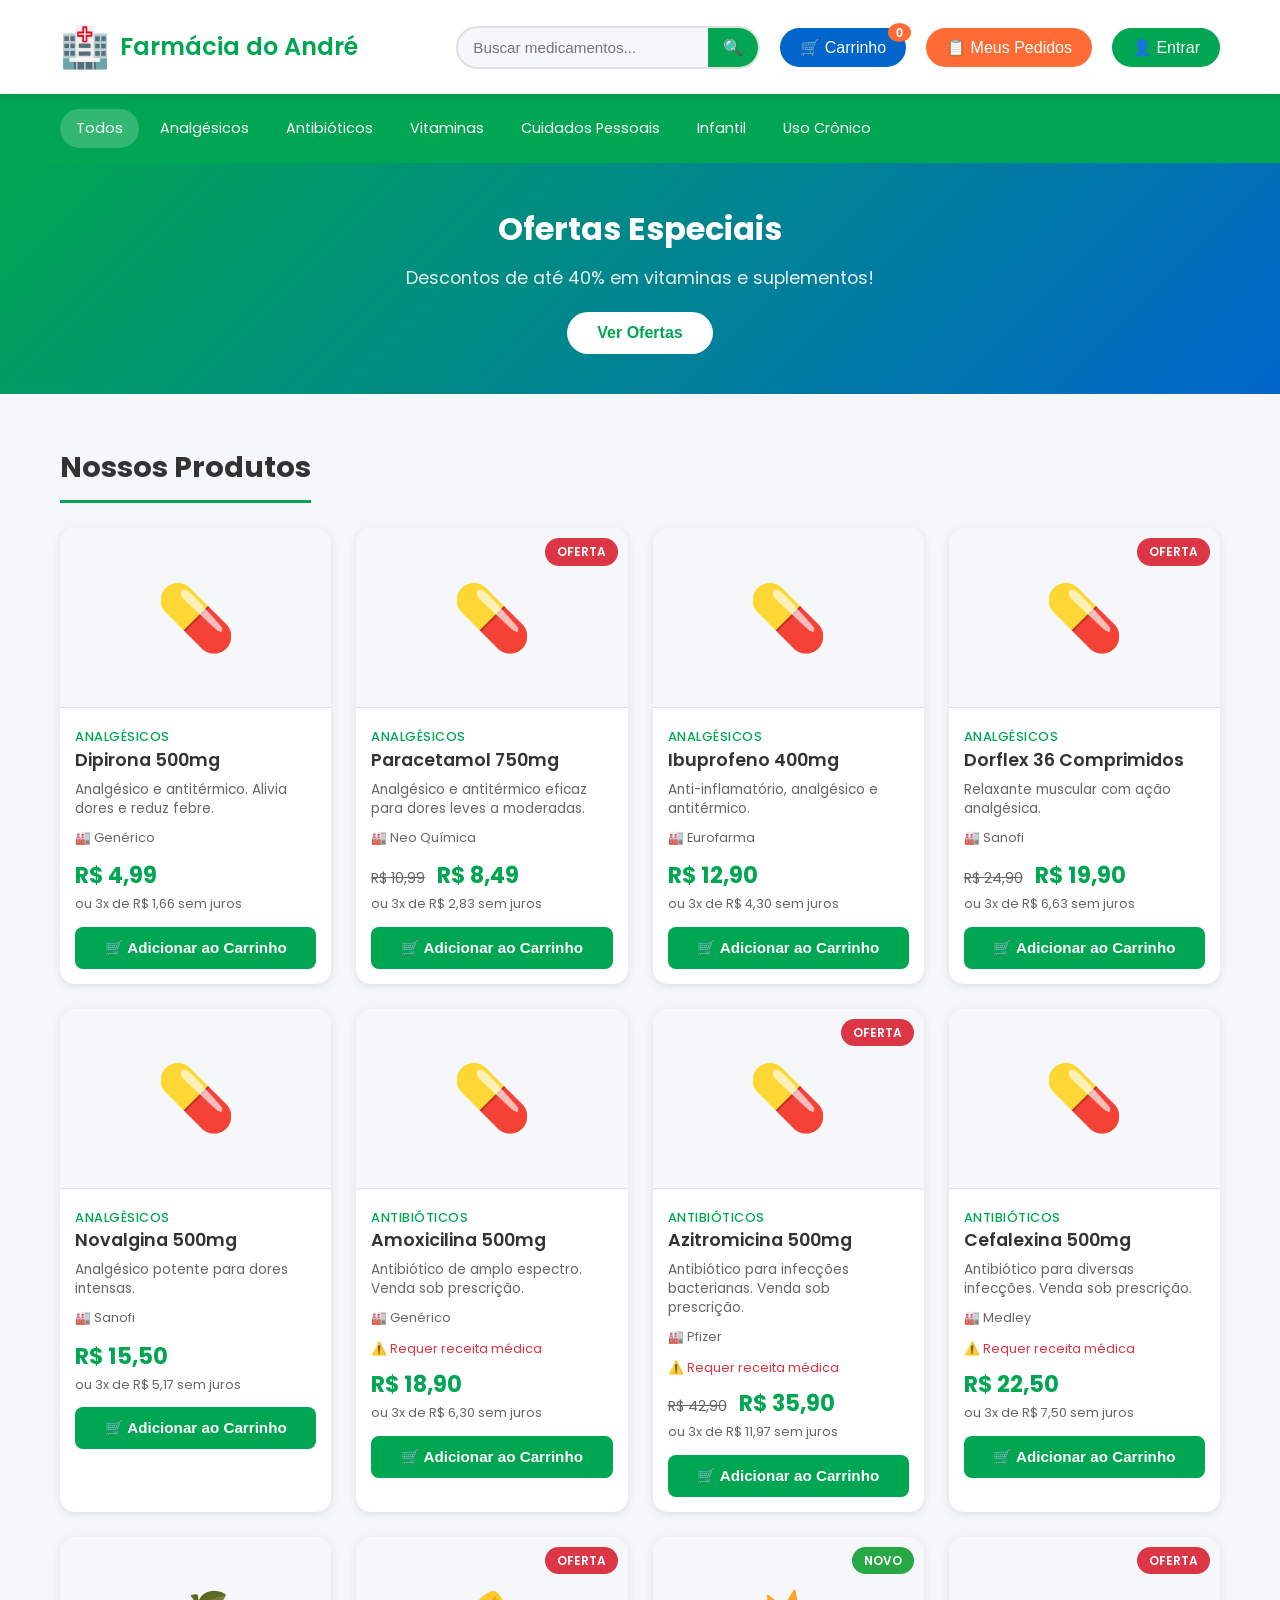
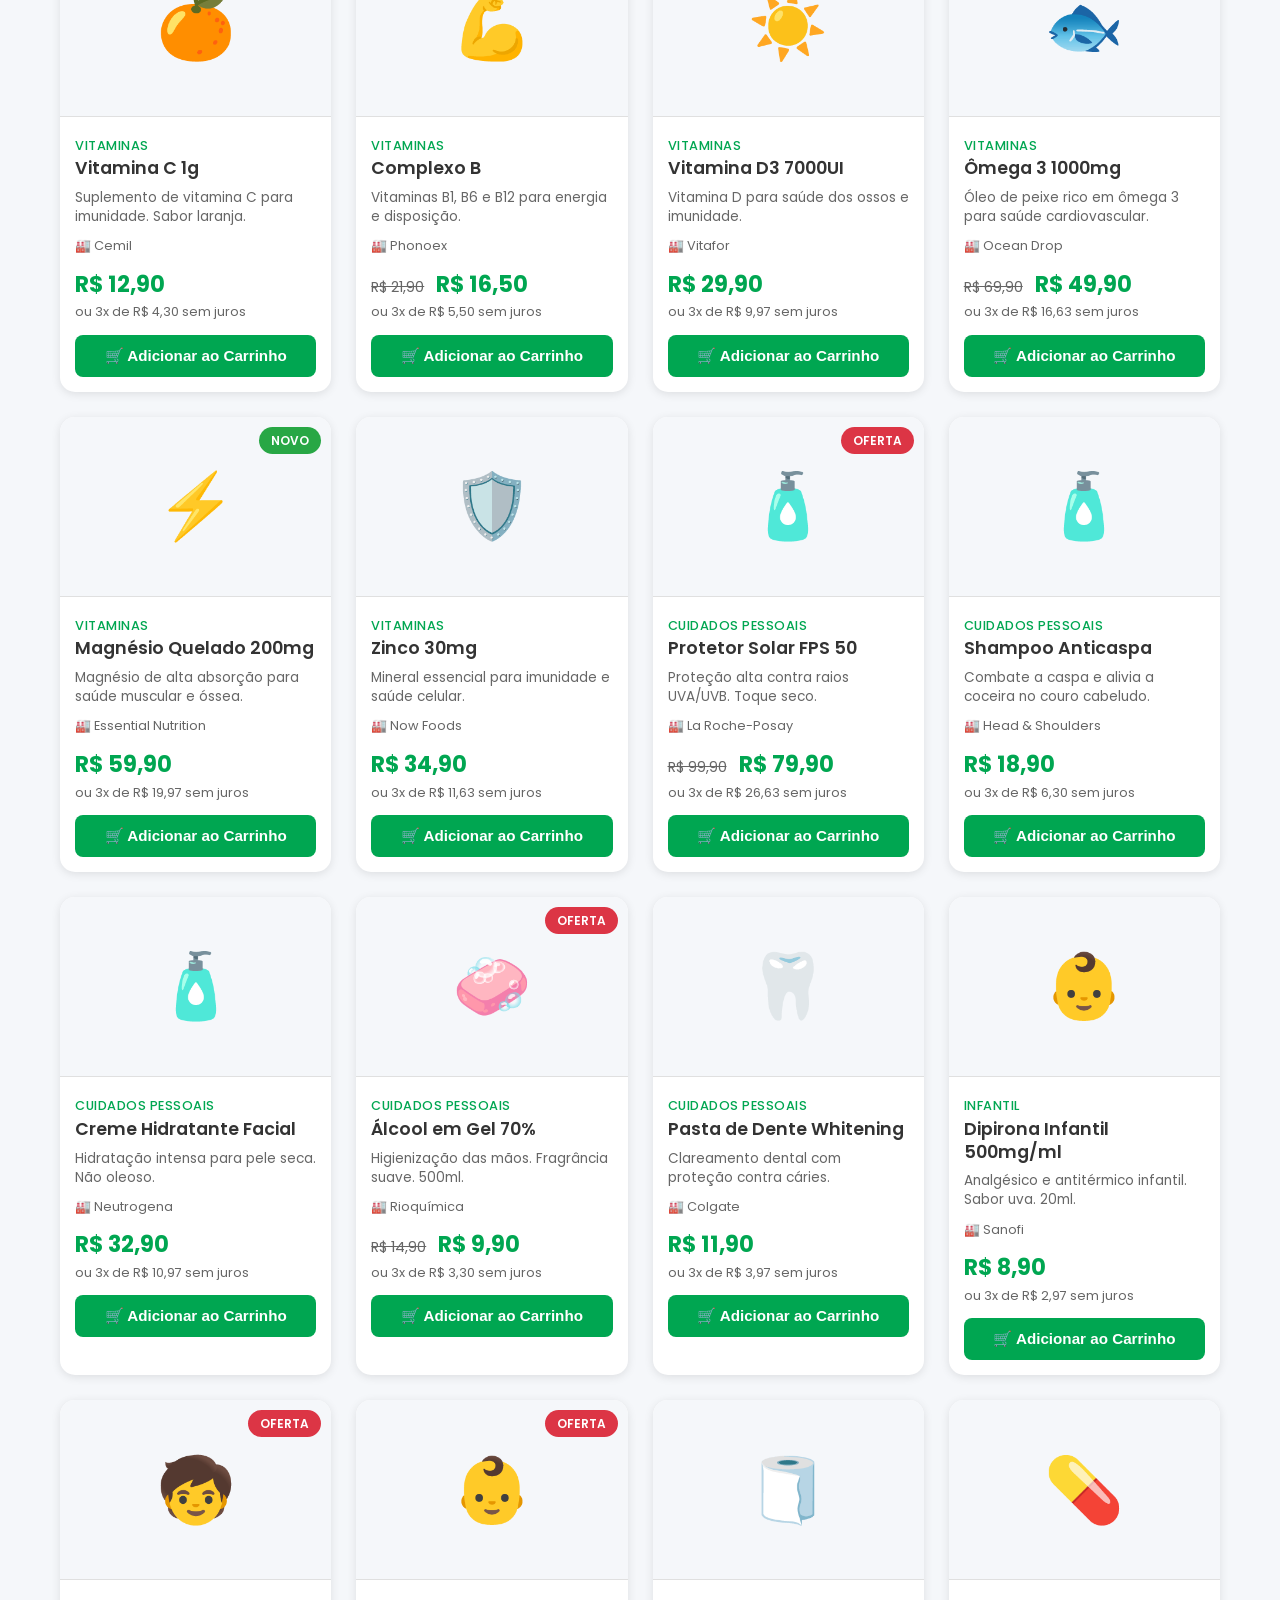
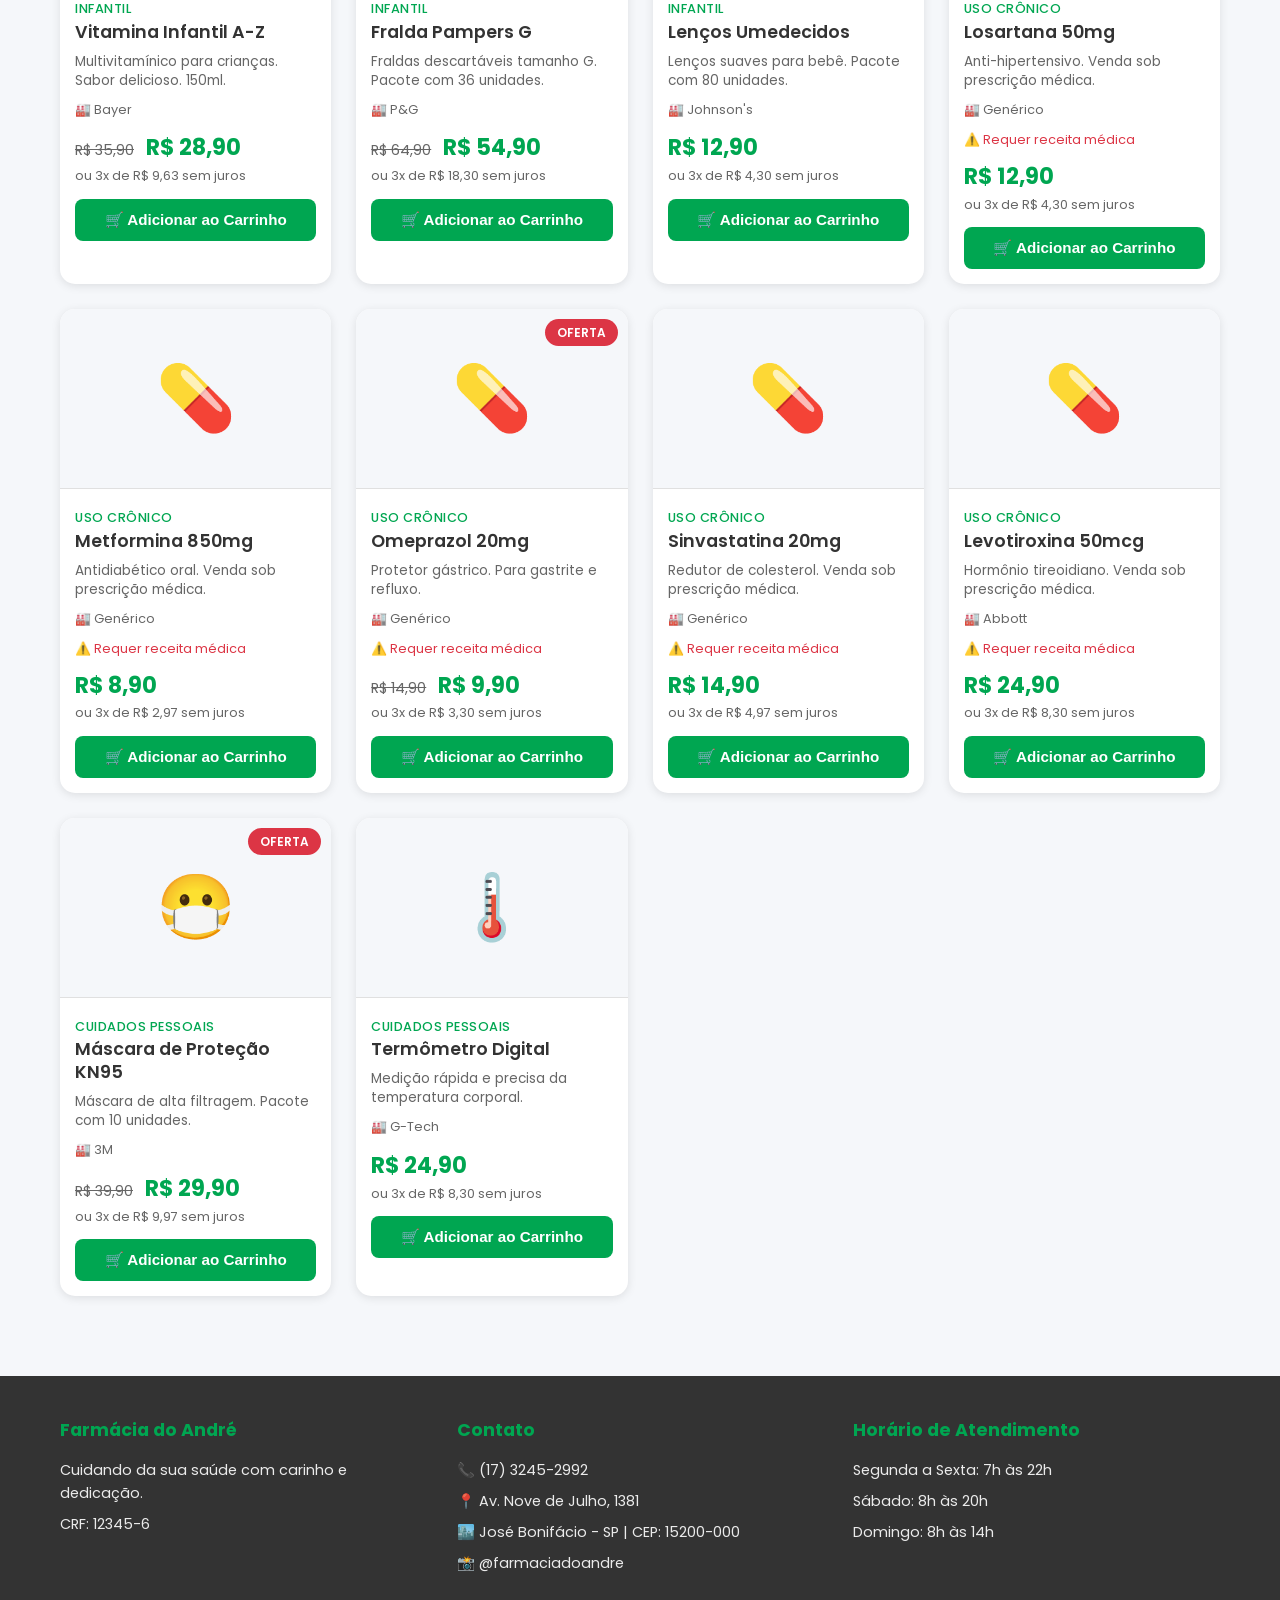
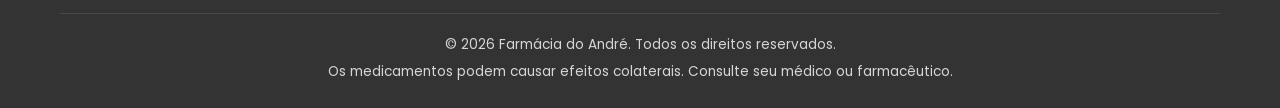
<file: farmacia-online/index.html>
<!DOCTYPE html>
<html lang="pt-BR">
<head>
    <meta charset="UTF-8">
    <meta name="viewport" content="width=device-width, initial-scale=1.0">
    <title>Farmácia do André - Sua saúde em primeiro lugar</title>
    <link rel="stylesheet" href="styles.css">
    <link rel="preconnect" href="https://fonts.googleapis.com">
    <link rel="preconnect" href="https://fonts.gstatic.com" crossorigin>
    <link href="https://fonts.googleapis.com/css2?family=Poppins:wght@300;400;500;600;700&display=swap" rel="stylesheet">
</head>
<body>
    <!-- Cabeçalho -->
    <header class="header">
        <div class="container">
            <div class="logo">
                <span class="logo-icon">🏥</span>
                <h1>Farmácia do André</h1>
            </div>
            <div class="header-actions">
                <div class="search-bar">
                    <input type="text" id="search-input" placeholder="Buscar medicamentos...">
                    <button class="search-btn" onclick="buscarProduto()">🔍</button>
                </div>
                <button class="cart-btn" onclick="toggleCarrinho()">
                    🛒 Carrinho
                    <span class="cart-count" id="cart-count">0</span>
                </button>
                <button class="cart-btn" onclick="toggleMeusPedidos()" style="background: var(--accent-color);">
                    📋 Meus Pedidos
                </button>
                <button class="cart-btn" id="btn-usuario" onclick="gerenciarConta()" style="background: var(--primary-color);">
                    👤 Entrar
                </button>
            </div>
        </div>
    </header>

    <!-- Navegação -->
    <nav class="nav">
        <div class="container">
            <ul class="nav-list">
                <li><a href="#" class="active" onclick="filtrarCategoria('todos')">Todos</a></li>
                <li><a href="#" onclick="filtrarCategoria('analgésicos')">Analgésicos</a></li>
                <li><a href="#" onclick="filtrarCategoria('antibióticos')">Antibióticos</a></li>
                <li><a href="#" onclick="filtrarCategoria('vitaminas')">Vitaminas</a></li>
                <li><a href="#" onclick="filtrarCategoria('cuidados-pessoais')">Cuidados Pessoais</a></li>
                <li><a href="#" onclick="filtrarCategoria('infantil')">Infantil</a></li>
                <li><a href="#" onclick="filtrarCategoria('cronico')">Uso Crônico</a></li>
            </ul>
        </div>
    </nav>

    <!-- Banner Principal -->
    <section class="banner">
        <div class="container">
            <div class="banner-content">
                <h2>Ofertas Especiais</h2>
                <p>Descontos de até 40% em vitaminas e suplementos!</p>
                <button class="btn-banner" onclick="filtrarCategoria('vitaminas')">Ver Ofertas</button>
            </div>
        </div>
    </section>

    <!-- Lista de Produtos -->
    <main class="main">
        <div class="container">
            <h2 class="section-title">Nossos Produtos</h2>
            <div class="products-grid" id="products-grid">
                <!-- Produtos serão carregados via JavaScript -->
            </div>
        </div>
    </main>

    <!-- Modal do Carrinho -->
    <div class="cart-modal" id="cart-modal">
        <div class="cart-overlay" onclick="toggleCarrinho()"></div>
        <div class="cart-content">
            <div class="cart-header">
                <h3>🛒 Seu Carrinho</h3>
                <button class="close-btn" onclick="toggleCarrinho()">✕</button>
            </div>
            <div class="cart-items" id="cart-items">
                <!-- Itens do carrinho serão carregados via JavaScript -->
                <p class="empty-cart">Seu carrinho está vazio</p>
            </div>
            <div class="cart-footer">
                <div class="cart-total">
                    <span>Total:</span>
                    <span class="total-value" id="cart-total">R$ 0,00</span>
                </div>
                <div class="cart-actions">
                    <button class="btn-clear" onclick="limparCarrinho()">Limpar Carrinho</button>
                    <button class="btn-checkout" onclick="finalizarCompra()">Finalizar Compra</button>
                </div>
            </div>
        </div>
    </div>

    <!-- Modal de Finalização -->
    <div class="checkout-modal" id="checkout-modal">
        <div class="checkout-overlay" onclick="fecharCheckout()"></div>
        <div class="checkout-content">
            <div class="checkout-header">
                <h3>📋 Finalizar Pedido</h3>
                <button class="close-btn" onclick="fecharCheckout()">✕</button>
            </div>
            <form class="checkout-form" id="checkout-form" onsubmit="confirmarPedido(event)">
                <div class="form-group">
                    <label for="nome">Nome Completo *</label>
                    <input type="text" id="nome" required placeholder="Digite seu nome">
                </div>
                <div class="form-group">
                    <label for="telefone">Telefone *</label>
                    <input type="tel" id="telefone" required placeholder="(00) 00000-0000">
                </div>
                <div class="form-group">
                    <label for="cpf">CPF *</label>
                    <input type="text" id="cpf" required placeholder="000.000.000-00">
                </div>
                <div class="form-group">
                    <label for="cep">CEP *</label>
                    <input type="text" id="cep" required placeholder="00000-000">
                </div>
                <div class="form-group">
                    <label for="endereco">Endereço *</label>
                    <input type="text" id="endereco" required placeholder="Rua, número">
                </div>
                <div class="form-group">
                    <label for="complemento">Complemento</label>
                    <input type="text" id="complemento" placeholder="Ex: esquina, portão branco, apto 101">
                </div>
                <div class="form-row">
                    <div class="form-group">
                        <label for="cidade">Cidade *</label>
                        <input type="text" id="cidade" required placeholder="Sua cidade">
                    </div>
                    <div class="form-group">
                        <label for="estado">Estado *</label>
                        <select id="estado" required>
                            <option value="">UF</option>
                            <option value="SP">São Paulo</option>
                            <option value="RJ">Rio de Janeiro</option>
                            <option value="MG">Minas Gerais</option>
                            <option value="RS">Rio Grande do Sul</option>
                            <option value="PR">Paraná</option>
                            <option value="SC">Santa Catarina</option>
                            <option value="BA">Bahia</option>
                            <option value="PE">Pernambuco</option>
                            <option value="DF">Distrito Federal</option>
                            <option value="outro">Outro</option>
                        </select>
                    </div>
                </div>
                <div class="form-group">
                    <label for="pagamento">Forma de Pagamento *</label>
                    <select id="pagamento" required onchange="mostrarCampoTroco()">
                        <option value="">Selecione...</option>
                        <option value="pix">PIX (5% de desconto)</option>
                        <option value="cartao_credito">Cartão de Crédito</option>
                        <option value="cartao_debito">Cartão de Débito</option>
                        <option value="dinheiro">Dinheiro (na entrega)</option>
                    </select>
                </div>
                <div class="form-group" id="grupo-troco" style="display: none;">
                    <label for="valor-troco">Valor para troco *</label>
                    <input type="text" id="valor-troco" placeholder="R$ 0,00" oninput="calcularTroco()">
                    <small id="troco-info" style="color: var(--primary-color); font-size: 0.85rem;"></small>
                </div>
                <div class="checkout-summary">
                    <h4>Resumo do Pedido</h4>
                    <div id="checkout-items"></div>
                    <div id="desconto-pix" style="display: none; color: var(--success-color); padding: 8px 0; font-size: 0.9rem;">
                        💠 Desconto PIX (5%): <span id="desconto-pix-value">- R$ 0,00</span>
                    </div>
                    <div class="checkout-total">
                        <span id="checkout-total-label">Total:</span>
                        <span id="checkout-total-value">R$ 0,00</span>
                    </div>
                </div>
                <div class="form-group checkbox-group">
                    <input type="checkbox" id="termos" required>
                    <label for="termos">Concordo com os termos e condições e declaro que os medicamentos são para uso pessoal.</label>
                </div>
                <button type="submit" class="btn-confirm">Confirmar Pedido</button>
            </form>
        </div>
    </div>

    <!-- Modal Meus Pedidos -->
    <div class="cart-modal" id="meus-pedidos-modal">
        <div class="cart-overlay" onclick="toggleMeusPedidos()"></div>
        <div class="cart-content">
            <div class="cart-header">
                <h3>📋 Meus Pedidos</h3>
                <button class="close-btn" onclick="toggleMeusPedidos()">✕</button>
            </div>
            <div class="cart-items" style="padding: 20px;">
                <!-- Área para usuário não logado -->
                <div id="area-login-pedidos">
                    <p style="color: var(--text-light); text-align: center; margin-bottom: 15px;">Faça login para ver seus pedidos automaticamente</p>
                    <button class="btn-checkout" onclick="gerenciarConta()" style="width: 100%; margin-bottom: 15px;">
                        👤 Fazer Login
                    </button>
                    <p style="color: var(--text-light); font-size: 0.85rem; text-align: center;">ou</p>
                    <div class="form-group" style="margin-top: 15px;">
                        <label for="consulta-cpf">Consultar por CPF</label>
                        <input type="text" id="consulta-cpf" placeholder="000.000.000-00" oninput="formatarCPFConsulta(event)">
                    </div>
                    <button class="btn-checkout" onclick="consultarPedidos()" style="width: 100%; margin-top: 10px;">
                        🔍 Consultar Pedidos
                    </button>
                </div>
                <div id="pedidos-consulta" style="margin-top: 20px;">
                    <!-- Pedidos do cliente aparecerão aqui -->
                </div>
            </div>
        </div>
    </div>

    <!-- Modal de Confirmação -->
    <div class="confirmation-modal" id="confirmation-modal">
        <div class="confirmation-content">
            <div class="confirmation-icon">✅</div>
            <h3>Pedido Confirmado!</h3>
            <p>Seu pedido foi recebido com sucesso.</p>
            <p class="order-number">Número do pedido: <strong id="order-number"></strong></p>
            <p>Entraremos em contato pelo telefone informado.</p>
            <button class="btn-close" onclick="fecharConfirmacao()">Fechar</button>
        </div>
    </div>

    <!-- Rodapé -->
    <footer class="footer">
        <div class="container">
            <div class="footer-content">
                <div class="footer-section">
                    <h4>Farmácia do André</h4>
                    <p>Cuidando da sua saúde com carinho e dedicação.</p>
                    <p>CRF: 12345-6</p>
                </div>
                <div class="footer-section">
                    <h4>Contato</h4>
                    <p>📞 (17) 3245-2992</p>
                    <p>📍 Av. Nove de Julho, 1381</p>
                    <p>🏙️ José Bonifácio - SP | CEP: 15200-000</p>
                    <p>📸 @farmaciadoandre</p>
                </div>
                <div class="footer-section">
                    <h4>Horário de Atendimento</h4>
                    <p>Segunda a Sexta: 7h às 22h</p>
                    <p>Sábado: 8h às 20h</p>
                    <p>Domingo: 8h às 14h</p>
                </div>
            </div>
            <div class="footer-bottom">
                <p>&copy; 2026 Farmácia do André. Todos os direitos reservados.</p>
                <p>Os medicamentos podem causar efeitos colaterais. Consulte seu médico ou farmacêutico.</p>
            </div>
        </div>
    </footer>

    <script src="script.js"></script>
</body>
</html>
</file>
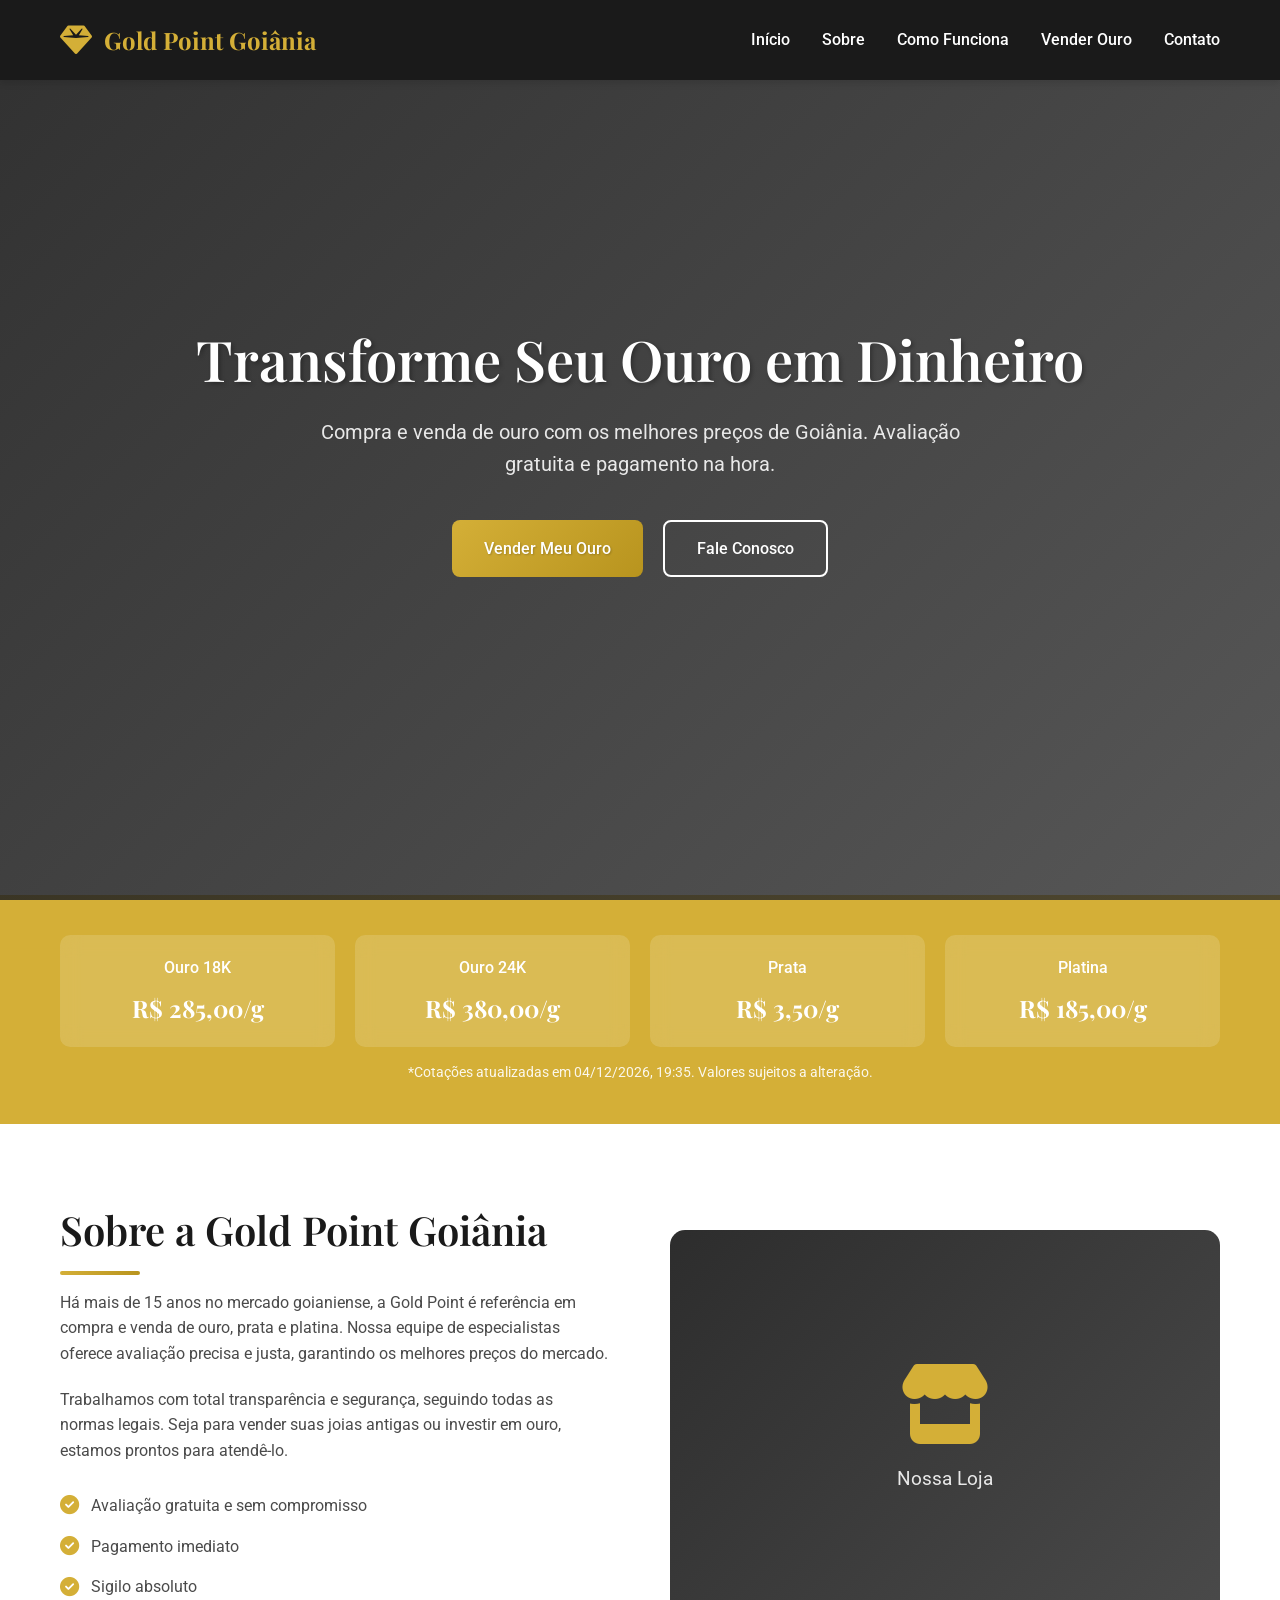
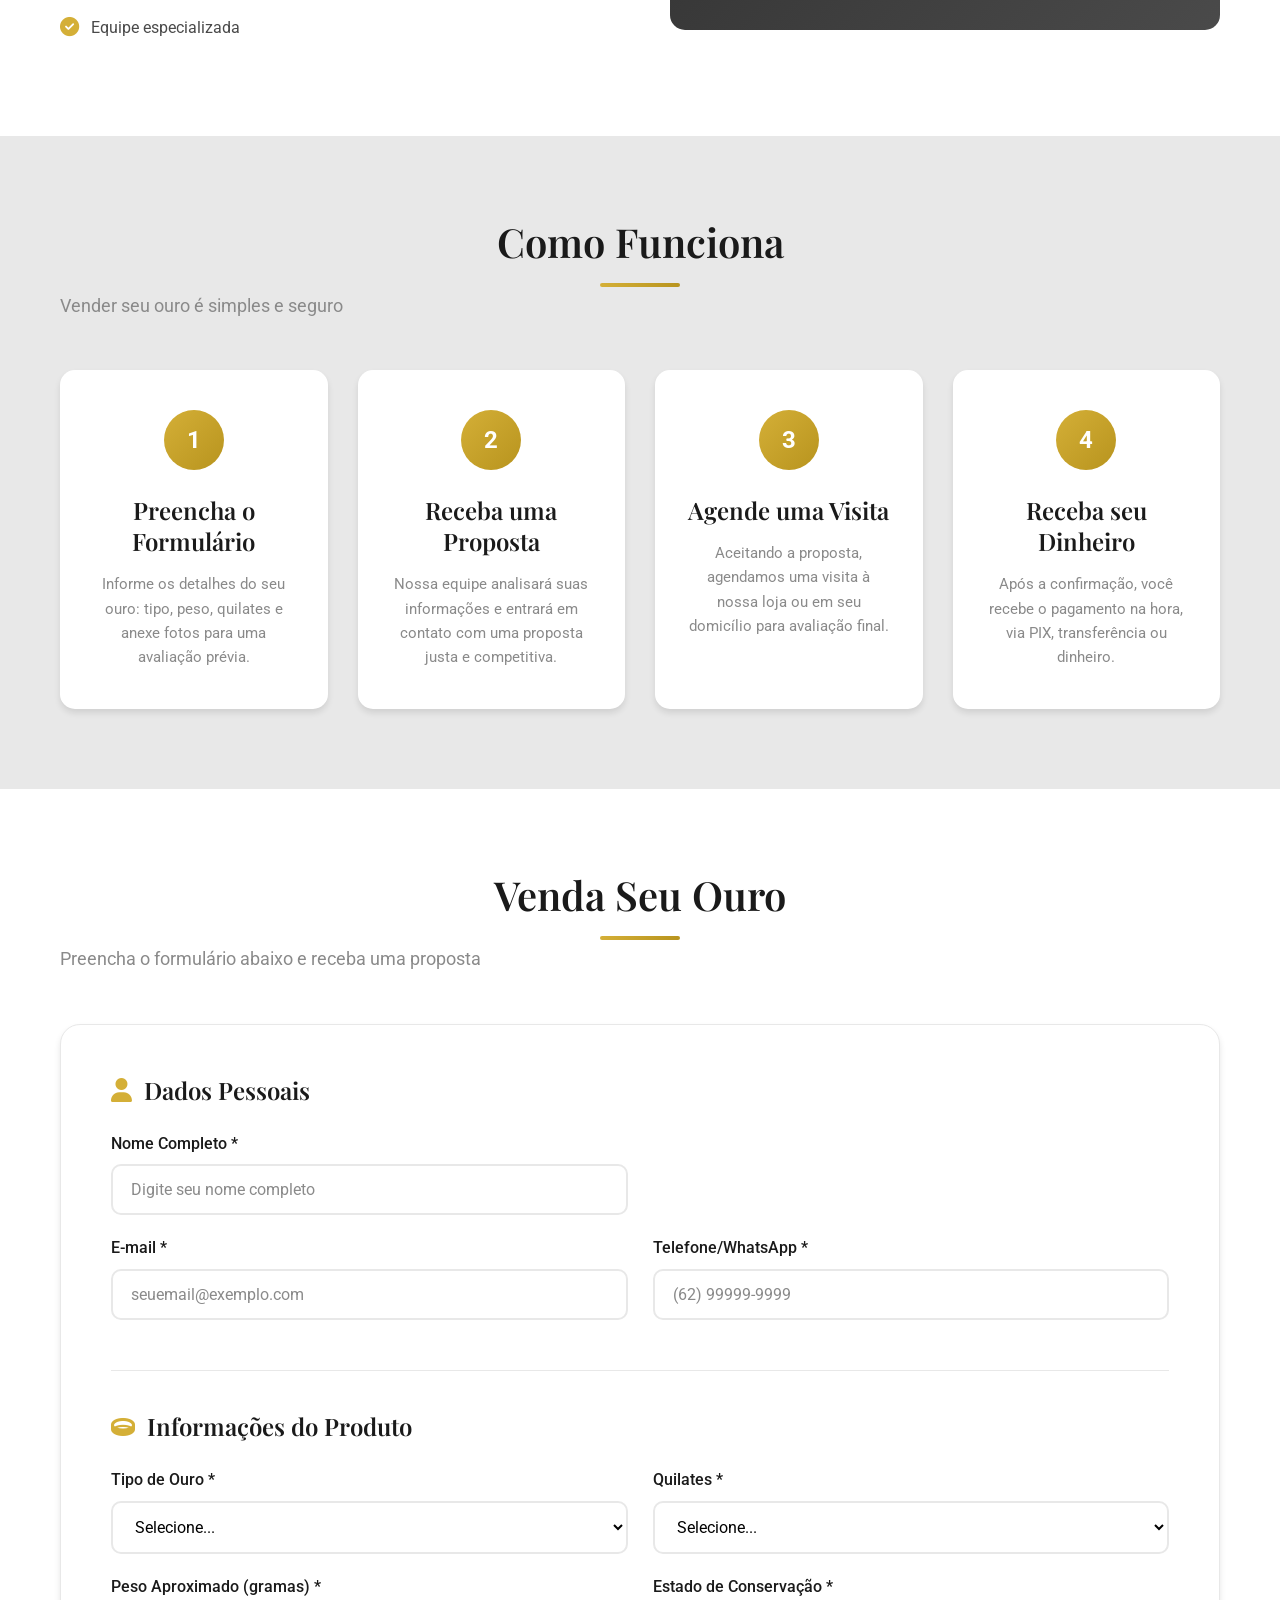
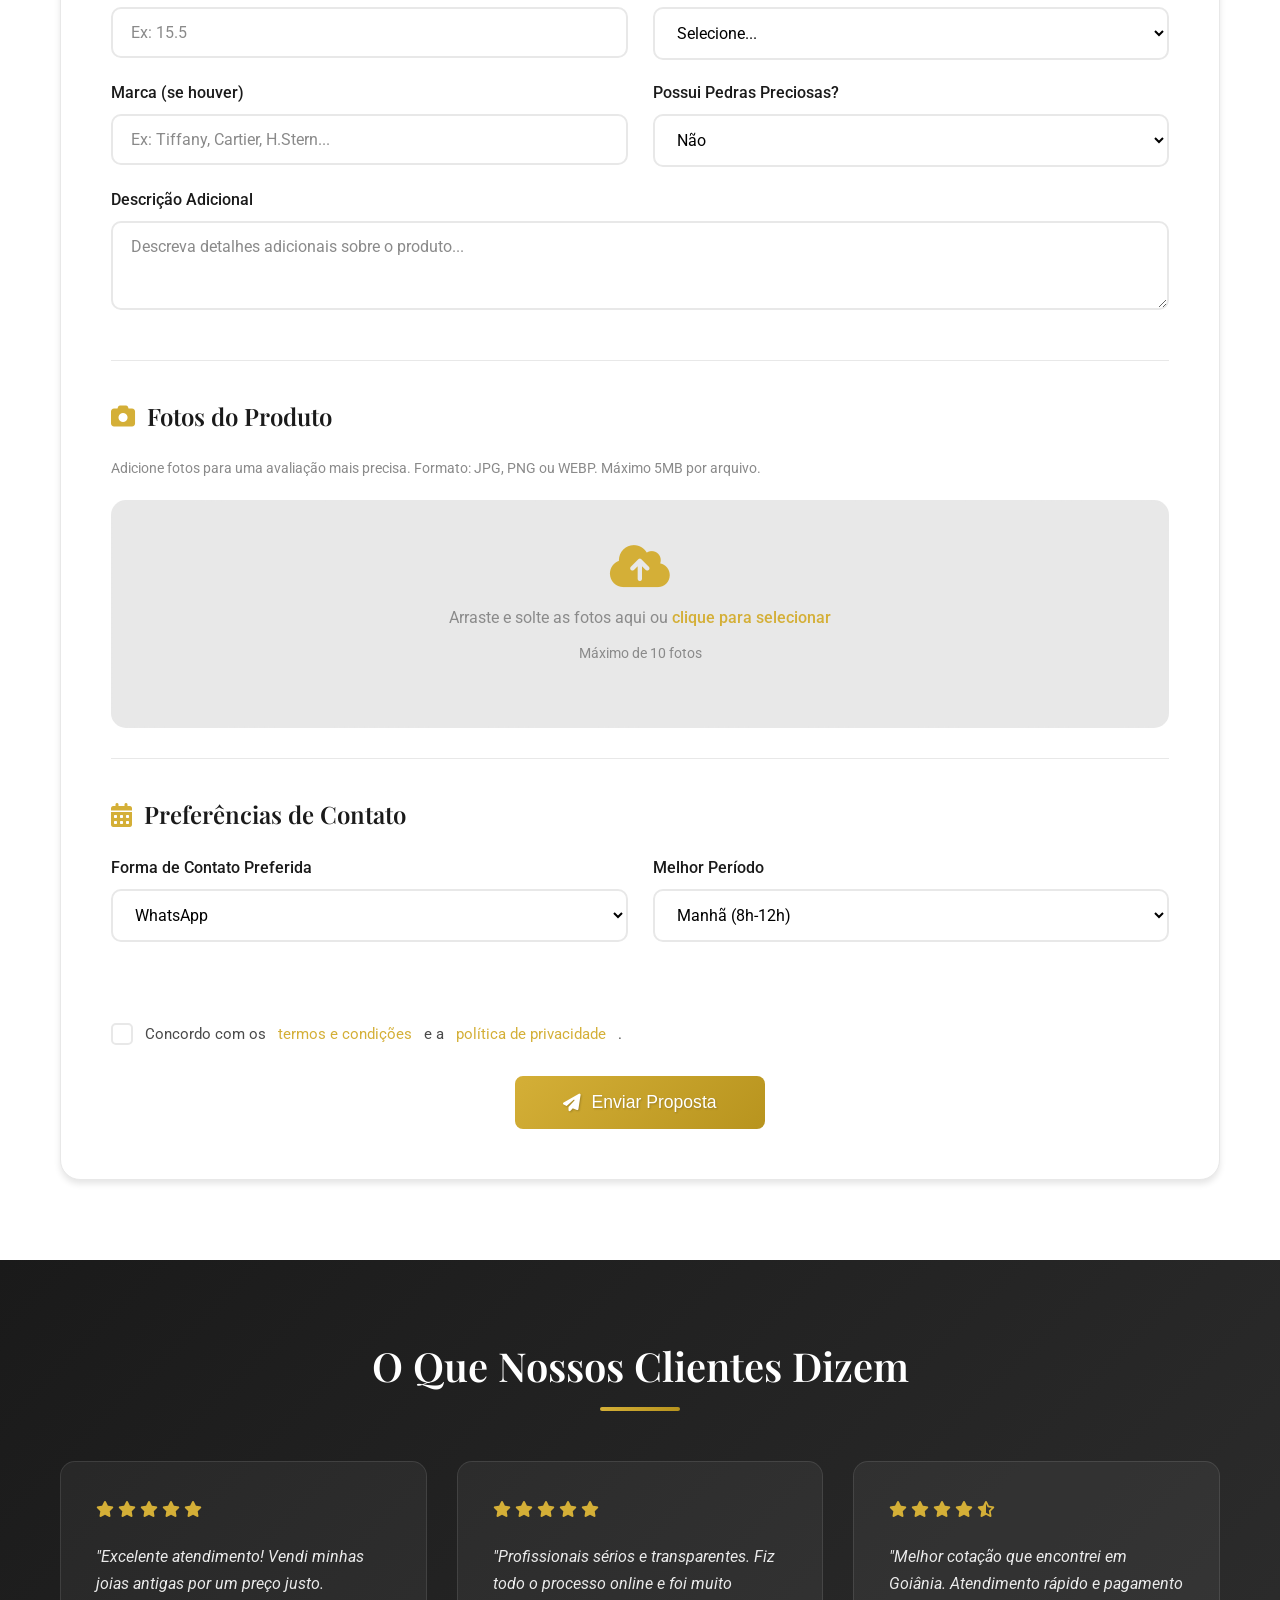
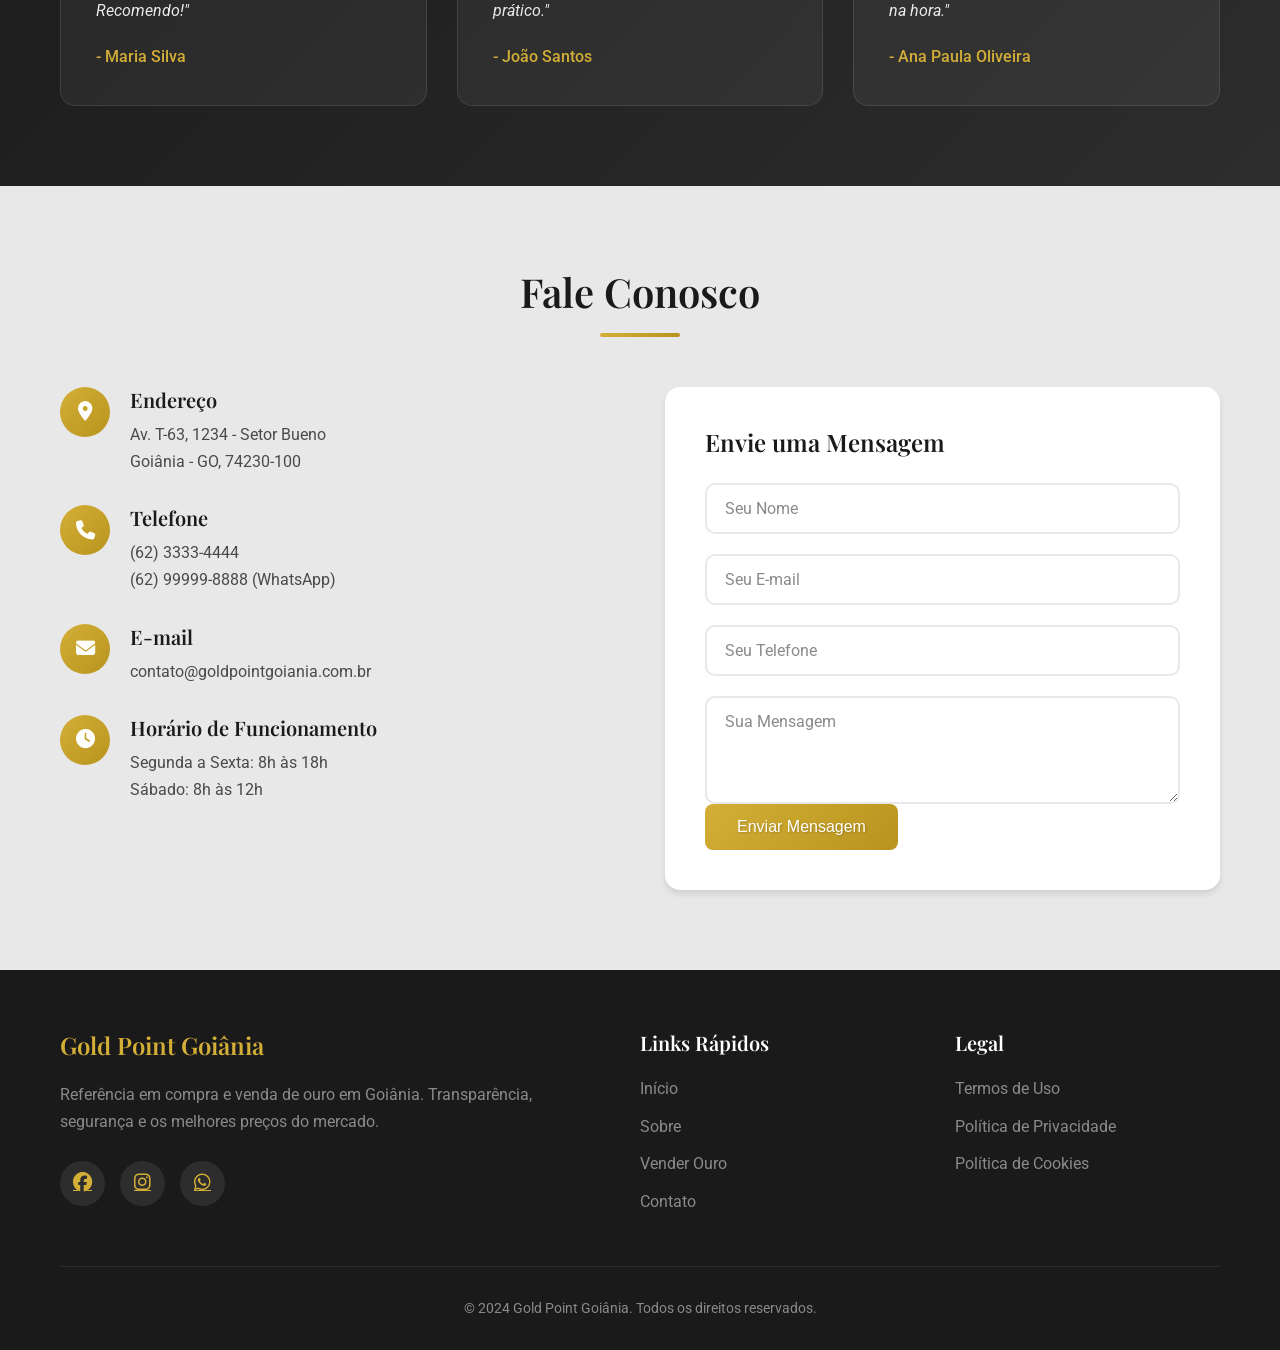
<file: gold-point-goiania/index.html>
<!DOCTYPE html>
<html lang="pt-BR">
<head>
    <meta charset="UTF-8">
    <meta name="viewport" content="width=device-width, initial-scale=1.0">
    <title>Gold Point Goiânia - Compra e Venda de Ouro</title>
    <link rel="stylesheet" href="css/style.css">
    <link rel="preconnect" href="https://fonts.googleapis.com">
    <link rel="preconnect" href="https://fonts.gstatic.com" crossorigin>
    <link href="https://fonts.googleapis.com/css2?family=Playfair+Display:wght@400;600;700&family=Roboto:wght@300;400;500;700&display=swap" rel="stylesheet">
    <link rel="stylesheet" href="https://cdnjs.cloudflare.com/ajax/libs/font-awesome/6.4.0/css/all.min.css">
</head>
<body>
    <!-- Header -->
    <header class="header">
        <div class="container">
            <div class="logo">
                <i class="fas fa-gem"></i>
                <span>Gold Point Goiânia</span>
            </div>
            <nav class="nav">
                <ul>
                    <li><a href="#inicio">Início</a></li>
                    <li><a href="#sobre">Sobre</a></li>
                    <li><a href="#como-funciona">Como Funciona</a></li>
                    <li><a href="#vender">Vender Ouro</a></li>
                    <li><a href="#contato">Contato</a></li>
                </ul>
            </nav>
            <button class="mobile-menu-btn" id="mobileMenuBtn">
                <i class="fas fa-bars"></i>
            </button>
        </div>
    </header>

    <!-- Hero Section -->
    <section id="inicio" class="hero">
        <div class="hero-overlay"></div>
        <div class="container hero-content">
            <h1>Transforme Seu Ouro em Dinheiro</h1>
            <p>Compra e venda de ouro com os melhores preços de Goiânia. Avaliação gratuita e pagamento na hora.</p>
            <div class="hero-buttons">
                <a href="#vender" class="btn btn-primary">Vender Meu Ouro</a>
                <a href="#contato" class="btn btn-secondary">Fale Conosco</a>
            </div>
        </div>
    </section>

    <!-- Cotação do Ouro -->
    <section class="cotacao">
        <div class="container">
            <div class="cotacao-grid">
                <div class="cotacao-item">
                    <span class="cotacao-label">Ouro 18K</span>
                    <span class="cotacao-valor">R$ <span id="ouro18k">285,00</span>/g</span>
                </div>
                <div class="cotacao-item">
                    <span class="cotacao-label">Ouro 24K</span>
                    <span class="cotacao-valor">R$ <span id="ouro24k">380,00</span>/g</span>
                </div>
                <div class="cotacao-item">
                    <span class="cotacao-label">Prata</span>
                    <span class="cotacao-valor">R$ <span id="prata">3,50</span>/g</span>
                </div>
                <div class="cotacao-item">
                    <span class="cotacao-label">Platina</span>
                    <span class="cotacao-valor">R$ <span id="platina">185,00</span>/g</span>
                </div>
            </div>
            <p class="cotacao-aviso">*Cotações atualizadas em <span id="dataCotacao"></span>. Valores sujeitos a alteração.</p>
        </div>
    </section>

    <!-- Sobre -->
    <section id="sobre" class="sobre">
        <div class="container">
            <div class="sobre-content">
                <div class="sobre-texto">
                    <h2>Sobre a Gold Point Goiânia</h2>
                    <p>Há mais de 15 anos no mercado goianiense, a Gold Point é referência em compra e venda de ouro, prata e platina. Nossa equipe de especialistas oferece avaliação precisa e justa, garantindo os melhores preços do mercado.</p>
                    <p>Trabalhamos com total transparência e segurança, seguindo todas as normas legais. Seja para vender suas joias antigas ou investir em ouro, estamos prontos para atendê-lo.</p>
                    <ul class="diferenciais">
                        <li><i class="fas fa-check-circle"></i> Avaliação gratuita e sem compromisso</li>
                        <li><i class="fas fa-check-circle"></i> Pagamento imediato</li>
                        <li><i class="fas fa-check-circle"></i> Sigilo absoluto</li>
                        <li><i class="fas fa-check-circle"></i> Equipe especializada</li>
                    </ul>
                </div>
                <div class="sobre-imagem">
                    <div class="imagem-placeholder">
                        <i class="fas fa-store"></i>
                        <p>Nossa Loja</p>
                    </div>
                </div>
            </div>
        </div>
    </section>

    <!-- Como Funciona -->
    <section id="como-funciona" class="como-funciona">
        <div class="container">
            <h2>Como Funciona</h2>
            <p class="section-subtitle">Vender seu ouro é simples e seguro</p>
            <div class="passos">
                <div class="passo">
                    <div class="passo-numero">1</div>
                    <div class="passo-conteudo">
                        <h3>Preencha o Formulário</h3>
                        <p>Informe os detalhes do seu ouro: tipo, peso, quilates e anexe fotos para uma avaliação prévia.</p>
                    </div>
                </div>
                <div class="passo">
                    <div class="passo-numero">2</div>
                    <div class="passo-conteudo">
                        <h3>Receba uma Proposta</h3>
                        <p>Nossa equipe analisará suas informações e entrará em contato com uma proposta justa e competitiva.</p>
                    </div>
                </div>
                <div class="passo">
                    <div class="passo-numero">3</div>
                    <div class="passo-conteudo">
                        <h3>Agende uma Visita</h3>
                        <p>Aceitando a proposta, agendamos uma visita à nossa loja ou em seu domicílio para avaliação final.</p>
                    </div>
                </div>
                <div class="passo">
                    <div class="passo-numero">4</div>
                    <div class="passo-conteudo">
                        <h3>Receba seu Dinheiro</h3>
                        <p>Após a confirmação, você recebe o pagamento na hora, via PIX, transferência ou dinheiro.</p>
                    </div>
                </div>
            </div>
        </div>
    </section>

    <!-- Vender Ouro - Questionário -->
    <section id="vender" class="vender">
        <div class="container">
            <h2>Venda Seu Ouro</h2>
            <p class="section-subtitle">Preencha o formulário abaixo e receba uma proposta</p>
            
            <form id="formVenda" class="form-venda" enctype="multipart/form-data">
                <div class="form-grid">
                    <!-- Dados Pessoais -->
                    <div class="form-section">
                        <h3><i class="fas fa-user"></i> Dados Pessoais</h3>
                        <div class="form-row">
                            <div class="form-group">
                                <label for="nome">Nome Completo *</label>
                                <input type="text" id="nome" name="nome" required placeholder="Digite seu nome completo">
                            </div>
                        </div>
                        <div class="form-row">
                            <div class="form-group">
                                <label for="email">E-mail *</label>
                                <input type="email" id="email" name="email" required placeholder="seuemail@exemplo.com">
                            </div>
                            <div class="form-group">
                                <label for="telefone">Telefone/WhatsApp *</label>
                                <input type="tel" id="telefone" name="telefone" required placeholder="(62) 99999-9999">
                            </div>
                        </div>
                    </div>

                    <!-- Informações do Produto -->
                    <div class="form-section">
                        <h3><i class="fas fa-ring"></i> Informações do Produto</h3>
                        <div class="form-row">
                            <div class="form-group">
                                <label for="tipoOuro">Tipo de Ouro *</label>
                                <select id="tipoOuro" name="tipoOuro" required>
                                    <option value="">Selecione...</option>
                                    <option value="joia">Joia (anel, colar, pulseira, brincos)</option>
                                    <option value="relogio">Relógio</option>
                                    <option value="mocelo">Moeda</option>
                                    <option value="barra">Barra</option>
                                    <option value="corrente">Corrente</option>
                                    <option value="alianca">Aliança</option>
                                    <option value="outro">Outro</option>
                                </select>
                            </div>
                            <div class="form-group">
                                <label for="quilate">Quilates *</label>
                                <select id="quilate" name="quilate" required>
                                    <option value="">Selecione...</option>
                                    <option value="10k">10K (41,7% ouro)</option>
                                    <option value="14k">14K (58,3% ouro)</option>
                                    <option value="18k">18K (75% ouro)</option>
                                    <option value="22k">22K (91,6% ouro)</option>
                                    <option value="24k">24K (99,9% ouro)</option>
                                    <option value="nao-sei">Não sei</option>
                                </select>
                            </div>
                        </div>
                        <div class="form-row">
                            <div class="form-group">
                                <label for="peso">Peso Aproximado (gramas) *</label>
                                <input type="number" id="peso" name="peso" required step="0.01" min="0.01" placeholder="Ex: 15.5">
                            </div>
                            <div class="form-group">
                                <label for="estado">Estado de Conservação *</label>
                                <select id="estado" name="estado" required>
                                    <option value="">Selecione...</option>
                                    <option value="novo">Novo</option>
                                    <option value="otimo">Ótimo</option>
                                    <option value="bom">Bom</option>
                                    <option value="regular">Regular</option>
                                    <option value="ruim">Ruim/Danificado</option>
                                </select>
                            </div>
                        </div>
                        <div class="form-row">
                            <div class="form-group">
                                <label for="marca">Marca (se houver)</label>
                                <input type="text" id="marca" name="marca" placeholder="Ex: Tiffany, Cartier, H.Stern...">
                            </div>
                            <div class="form-group">
                                <label for="pedras">Possui Pedras Preciosas?</label>
                                <select id="pedras" name="pedras">
                                    <option value="nao">Não</option>
                                    <option value="sim">Sim</option>
                                </select>
                            </div>
                        </div>
                        <div class="form-row">
                            <div class="form-group full-width">
                                <label for="descricao">Descrição Adicional</label>
                                <textarea id="descricao" name="descricao" rows="3" placeholder="Descreva detalhes adicionais sobre o produto..."></textarea>
                            </div>
                        </div>
                    </div>

                    <!-- Upload de Fotos -->
                    <div class="form-section">
                        <h3><i class="fas fa-camera"></i> Fotos do Produto</h3>
                        <p class="form-info">Adicione fotos para uma avaliação mais precisa. Formato: JPG, PNG ou WEBP. Máximo 5MB por arquivo.</p>
                        <div class="upload-area" id="uploadArea">
                            <input type="file" id="fotos" name="fotos" multiple accept="image/*" style="display: none;">
                            <div class="upload-placeholder" id="uploadPlaceholder">
                                <i class="fas fa-cloud-upload-alt"></i>
                                <p>Arraste e solte as fotos aqui ou <span class="upload-link">clique para selecionar</span></p>
                                <span class="upload-max">Máximo de 10 fotos</span>
                            </div>
                            <div class="preview-container" id="previewContainer"></div>
                        </div>
                    </div>

                    <!-- Preferências -->
                    <div class="form-section">
                        <h3><i class="fas fa-calendar-alt"></i> Preferências de Contato</h3>
                        <div class="form-row">
                            <div class="form-group">
                                <label for="contatoPref">Forma de Contato Preferida</label>
                                <select id="contatoPref" name="contatoPref">
                                    <option value="whatsapp">WhatsApp</option>
                                    <option value="telefone">Telefone</option>
                                    <option value="email">E-mail</option>
                                </select>
                            </div>
                            <div class="form-group">
                                <label for="periodo">Melhor Período</label>
                                <select id="periodo" name="periodo">
                                    <option value="manha">Manhã (8h-12h)</option>
                                    <option value="tarde">Tarde (12h-18h)</option>
                                    <option value="noite">Noite (18h-21h)</option>
                                    <option value="qualquer">Qualquer horário</option>
                                </select>
                            </div>
                        </div>
                    </div>
                </div>

                <!-- Termos -->
                <div class="form-terms">
                    <label class="checkbox-container">
                        <input type="checkbox" id="termos" name="termos" required>
                        <span class="checkmark"></span>
                        Concordo com os <a href="#" class="link-termos">termos e condições</a> e a <a href="#" class="link-termos">política de privacidade</a>.
                    </label>
                </div>

                <!-- Botão de Envio -->
                <div class="form-submit">
                    <button type="submit" class="btn btn-primary btn-large" id="btnEnviar">
                        <i class="fas fa-paper-plane"></i> Enviar Proposta
                    </button>
                </div>
            </form>
        </div>
    </section>

    <!-- Depoimentos -->
    <section class="depoimentos">
        <div class="container">
            <h2>O Que Nossos Clientes Dizem</h2>
            <div class="depoimentos-grid">
                <div class="depoimento">
                    <div class="depoimento-estrelas">
                        <i class="fas fa-star"></i>
                        <i class="fas fa-star"></i>
                        <i class="fas fa-star"></i>
                        <i class="fas fa-star"></i>
                        <i class="fas fa-star"></i>
                    </div>
                    <p>"Excelente atendimento! Vendi minhas joias antigas por um preço justo. Recomendo!"</p>
                    <span class="depoimento-autor">- Maria Silva</span>
                </div>
                <div class="depoimento">
                    <div class="depoimento-estrelas">
                        <i class="fas fa-star"></i>
                        <i class="fas fa-star"></i>
                        <i class="fas fa-star"></i>
                        <i class="fas fa-star"></i>
                        <i class="fas fa-star"></i>
                    </div>
                    <p>"Profissionais sérios e transparentes. Fiz todo o processo online e foi muito prático."</p>
                    <span class="depoimento-autor">- João Santos</span>
                </div>
                <div class="depoimento">
                    <div class="depoimento-estrelas">
                        <i class="fas fa-star"></i>
                        <i class="fas fa-star"></i>
                        <i class="fas fa-star"></i>
                        <i class="fas fa-star"></i>
                        <i class="fas fa-star-half-alt"></i>
                    </div>
                    <p>"Melhor cotação que encontrei em Goiânia. Atendimento rápido e pagamento na hora."</p>
                    <span class="depoimento-autor">- Ana Paula Oliveira</span>
                </div>
            </div>
        </div>
    </section>

    <!-- Contato -->
    <section id="contato" class="contato">
        <div class="container">
            <h2>Fale Conosco</h2>
            <div class="contato-content">
                <div class="contato-info">
                    <div class="contato-item">
                        <i class="fas fa-map-marker-alt"></i>
                        <div>
                            <h4>Endereço</h4>
                            <p>Av. T-63, 1234 - Setor Bueno<br>Goiânia - GO, 74230-100</p>
                        </div>
                    </div>
                    <div class="contato-item">
                        <i class="fas fa-phone"></i>
                        <div>
                            <h4>Telefone</h4>
                            <p>(62) 3333-4444<br>(62) 99999-8888 (WhatsApp)</p>
                        </div>
                    </div>
                    <div class="contato-item">
                        <i class="fas fa-envelope"></i>
                        <div>
                            <h4>E-mail</h4>
                            <p>contato@goldpointgoiania.com.br</p>
                        </div>
                    </div>
                    <div class="contato-item">
                        <i class="fas fa-clock"></i>
                        <div>
                            <h4>Horário de Funcionamento</h4>
                            <p>Segunda a Sexta: 8h às 18h<br>Sábado: 8h às 12h</p>
                        </div>
                    </div>
                </div>
                <div class="contato-form">
                    <h3>Envie uma Mensagem</h3>
                    <form id="formContato">
                        <div class="form-group">
                            <input type="text" placeholder="Seu Nome" required>
                        </div>
                        <div class="form-group">
                            <input type="email" placeholder="Seu E-mail" required>
                        </div>
                        <div class="form-group">
                            <input type="tel" placeholder="Seu Telefone">
                        </div>
                        <div class="form-group">
                            <textarea placeholder="Sua Mensagem" rows="4" required></textarea>
                        </div>
                        <button type="submit" class="btn btn-primary">Enviar Mensagem</button>
                    </form>
                </div>
            </div>
        </div>
    </section>

    <!-- Footer -->
    <footer class="footer">
        <div class="container">
            <div class="footer-content">
                <div class="footer-sobre">
                    <h3>Gold Point Goiânia</h3>
                    <p>Referência em compra e venda de ouro em Goiânia. Transparência, segurança e os melhores preços do mercado.</p>
                    <div class="footer-redes">
                        <a href="#"><i class="fab fa-facebook"></i></a>
                        <a href="#"><i class="fab fa-instagram"></i></a>
                        <a href="#"><i class="fab fa-whatsapp"></i></a>
                    </div>
                </div>
                <div class="footer-links">
                    <h4>Links Rápidos</h4>
                    <ul>
                        <li><a href="#inicio">Início</a></li>
                        <li><a href="#sobre">Sobre</a></li>
                        <li><a href="#vender">Vender Ouro</a></li>
                        <li><a href="#contato">Contato</a></li>
                    </ul>
                </div>
                <div class="footer-links">
                    <h4>Legal</h4>
                    <ul>
                        <li><a href="#">Termos de Uso</a></li>
                        <li><a href="#">Política de Privacidade</a></li>
                        <li><a href="#">Política de Cookies</a></li>
                    </ul>
                </div>
            </div>
            <div class="footer-bottom">
                <p>&copy; 2024 Gold Point Goiânia. Todos os direitos reservados.</p>
            </div>
        </div>
    </footer>

    <!-- Modal de Confirmação -->
    <div id="modalConfirmacao" class="modal">
        <div class="modal-content">
            <i class="fas fa-check-circle modal-icon"></i>
            <h3>Proposta Enviada com Sucesso!</h3>
            <p>Obrigado por enviar sua proposta. Nossa equipe entrará em contato em até 24 horas úteis.</p>
            <button class="btn btn-primary" onclick="fecharModal()">Fechar</button>
        </div>
    </div>

    <script src="js/main.js"></script>
</body>
</html>
</file>
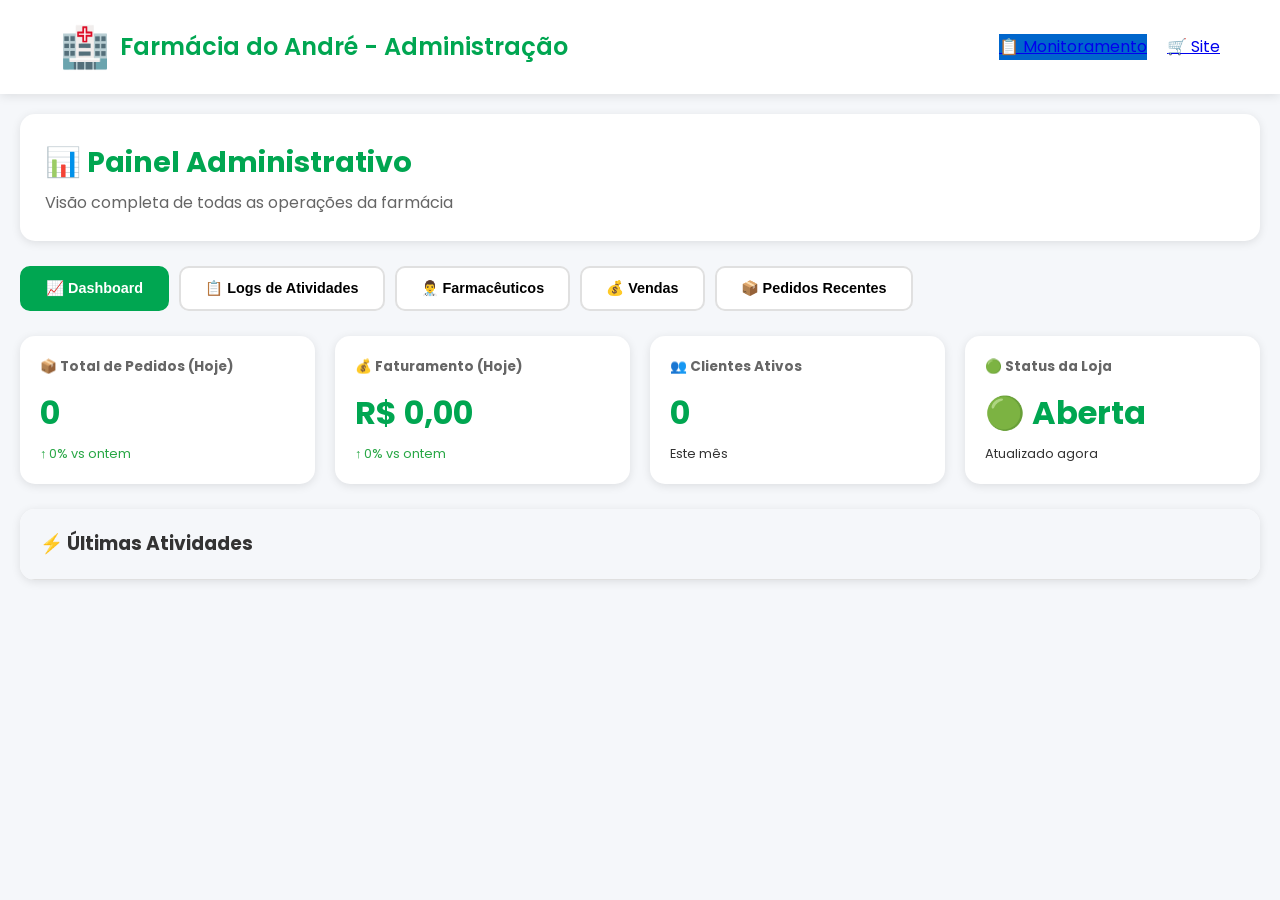
<file: farmacia-online/admin.html>
<!DOCTYPE html>
<html lang="pt-BR">
<head>
    <meta charset="UTF-8">
    <meta name="viewport" content="width=device-width, initial-scale=1.0">
    <title>Administração - Farmácia do André</title>
    <link rel="stylesheet" href="styles.css">
    <link rel="preconnect" href="https://fonts.googleapis.com">
    <link rel="preconnect" href="https://fonts.gstatic.com" crossorigin>
    <link href="https://fonts.googleapis.com/css2?family=Poppins:wght@300;400;500;600;700&display=swap" rel="stylesheet">
    <style>
        .admin-container {
            max-width: 1400px;
            margin: 0 auto;
            padding: 20px;
        }

        .admin-header {
            background: var(--white);
            padding: 25px;
            border-radius: 15px;
            box-shadow: var(--shadow);
            margin-bottom: 25px;
        }

        .admin-header h1 {
            color: var(--primary-color);
            font-size: 1.8rem;
        }

        .admin-nav {
            display: flex;
            gap: 10px;
            margin-bottom: 25px;
            flex-wrap: wrap;
        }

        .admin-nav-btn {
            padding: 12px 24px;
            border: 2px solid var(--border-color);
            border-radius: 10px;
            background: var(--white);
            cursor: pointer;
            font-weight: 600;
            transition: all 0.3s;
            font-size: 0.9rem;
        }

        .admin-nav-btn:hover,
        .admin-nav-btn.active {
            background: var(--primary-color);
            color: var(--white);
            border-color: var(--primary-color);
        }

        .admin-section {
            display: none;
        }

        .admin-section.active {
            display: block;
        }

        .dashboard-cards {
            display: grid;
            grid-template-columns: repeat(auto-fit, minmax(220px, 1fr));
            gap: 20px;
            margin-bottom: 25px;
        }

        .dash-card {
            background: var(--white);
            padding: 20px;
            border-radius: 15px;
            box-shadow: var(--shadow);
        }

        .dash-card h3 {
            font-size: 0.85rem;
            color: var(--text-light);
            margin-bottom: 10px;
        }

        .dash-card .value {
            font-size: 2rem;
            font-weight: 700;
            color: var(--primary-color);
        }

        .dash-card .trend {
            font-size: 0.8rem;
            margin-top: 5px;
        }

        .dash-card .trend.up { color: var(--success-color); }
        .dash-card .trend.down { color: var(--danger-color); }

        .logs-table {
            background: var(--white);
            border-radius: 15px;
            box-shadow: var(--shadow);
            overflow: hidden;
        }

        .logs-table h3 {
            padding: 20px;
            background: var(--bg-light);
            border-bottom: 1px solid var(--border-color);
        }

        .logs-list {
            max-height: 500px;
            overflow-y: auto;
        }

        .log-item {
            display: flex;
            align-items: center;
            padding: 15px 20px;
            border-bottom: 1px solid var(--border-color);
            gap: 15px;
        }

        .log-item:last-child {
            border-bottom: none;
        }

        .log-icon {
            width: 40px;
            height: 40px;
            border-radius: 10px;
            display: flex;
            align-items: center;
            justify-content: center;
            font-size: 1.2rem;
            flex-shrink: 0;
        }

        .log-icon.pedido { background: #e3f2fd; }
        .log-icon.farmaceutico { background: #f3e5f5; }
        .log-icon.loja { background: #e8f5e9; }
        .log-icon.sistema { background: #fff3e0; }

        .log-content {
            flex: 1;
        }

        .log-content .title {
            font-weight: 600;
            margin-bottom: 3px;
        }

        .log-content .details {
            font-size: 0.8rem;
            color: var(--text-light);
        }

        .log-time {
            font-size: 0.75rem;
            color: var(--text-light);
            white-space: nowrap;
        }

        .farmaceuticos-grid {
            display: grid;
            grid-template-columns: repeat(auto-fit, minmax(300px, 1fr));
            gap: 20px;
        }

        .farmaceutico-card {
            background: var(--white);
            padding: 25px;
            border-radius: 15px;
            box-shadow: var(--shadow);
        }

        .farmaceutico-header {
            display: flex;
            align-items: center;
            gap: 15px;
            margin-bottom: 20px;
        }

        .farmaceutico-avatar {
            width: 60px;
            height: 60px;
            border-radius: 50%;
            background: var(--primary-color);
            color: var(--white);
            display: flex;
            align-items: center;
            justify-content: center;
            font-size: 1.5rem;
            font-weight: 700;
        }

        .farmaceutico-info h3 {
            margin-bottom: 5px;
        }

        .farmaceutico-info .codigo {
            color: var(--text-light);
            font-size: 0.9rem;
        }

        .farmaceutico-stats {
            display: grid;
            grid-template-columns: 1fr 1fr;
            gap: 15px;
        }

        .fs-stat {
            background: var(--bg-light);
            padding: 12px;
            border-radius: 8px;
            text-align: center;
        }

        .fs-stat .number {
            font-size: 1.5rem;
            font-weight: 700;
            color: var(--primary-color);
        }

        .fs-stat .label {
            font-size: 0.8rem;
            color: var(--text-light);
        }

        .vendas-chart {
            background: var(--white);
            padding: 25px;
            border-radius: 15px;
            box-shadow: var(--shadow);
            margin-bottom: 25px;
        }

        .vendas-chart h3 {
            margin-bottom: 20px;
        }

        .chart-bars {
            display: flex;
            align-items: flex-end;
            gap: 10px;
            height: 200px;
            padding: 20px 0;
        }

        .chart-bar {
            flex: 1;
            background: var(--primary-color);
            border-radius: 5px 5px 0 0;
            position: relative;
            min-height: 5px;
            transition: height 0.5s;
        }

        .chart-bar:hover {
            background: var(--primary-dark);
        }

        .chart-bar .bar-value {
            position: absolute;
            top: -25px;
            left: 50%;
            transform: translateX(-50%);
            font-size: 0.75rem;
            font-weight: 600;
            white-space: nowrap;
        }

        .chart-bar .bar-label {
            position: absolute;
            bottom: -25px;
            left: 50%;
            transform: translateX(-50%);
            font-size: 0.7rem;
            color: var(--text-light);
        }

        .recent-pedidos {
            background: var(--white);
            border-radius: 15px;
            box-shadow: var(--shadow);
            overflow: hidden;
        }

        .recent-pedidos h3 {
            padding: 20px;
            background: var(--bg-light);
        }

        .pedido-row {
            display: grid;
            grid-template-columns: 120px 1fr 1fr 1fr 100px;
            padding: 15px 20px;
            border-bottom: 1px solid var(--border-color);
            align-items: center;
            font-size: 0.9rem;
        }

        .pedido-row:hover {
            background: var(--bg-light);
        }

        .pedido-row.header {
            font-weight: 600;
            background: var(--bg-light);
            color: var(--text-light);
        }

        .status-dot {
            display: inline-block;
            width: 10px;
            height: 10px;
            border-radius: 50%;
            margin-right: 8px;
        }

        .status-dot.pendente { background: var(--warning-color); }
        .status-dot.preparando { background: var(--secondary-color); }
        .status-dot.pronto { background: var(--success-color); }
        .status-dot.saindo { background: var(--accent-color); }
        .status-dot.entregue { background: #9e9e9e; }

        .btn-export {
            background: var(--success-color);
            color: var(--white);
            border: none;
            padding: 10px 20px;
            border-radius: 8px;
            cursor: pointer;
            font-weight: 600;
            display: flex;
            align-items: center;
            gap: 8px;
        }

        .btn-export:hover {
            background: #218838;
        }
    </style>
</head>
<body>
    <header class="header">
        <div class="container">
            <div class="logo">
                <span class="logo-icon">🏥</span>
                <h1>Farmácia do André - Administração</h1>
            </div>
            <div class="header-actions">
                <a href="monitoramento.html" class="btn-refresh" style="background: var(--secondary-color);">
                    📋 Monitoramento
                </a>
                <a href="index.html" class="btn-refresh">
                    🛒 Site
                </a>
            </div>
        </div>
    </header>

    <main class="admin-container">
        <div class="admin-header">
            <h1>📊 Painel Administrativo</h1>
            <p style="color: var(--text-light); margin-top: 5px;">Visão completa de todas as operações da farmácia</p>
        </div>

        <div class="admin-nav">
            <button class="admin-nav-btn active" onclick="mostrarSecao('dashboard')">📈 Dashboard</button>
            <button class="admin-nav-btn" onclick="mostrarSecao('logs')">📋 Logs de Atividades</button>
            <button class="admin-nav-btn" onclick="mostrarSecao('farmaceuticos')">👨‍⚕️ Farmacêuticos</button>
            <button class="admin-nav-btn" onclick="mostrarSecao('vendas')">💰 Vendas</button>
            <button class="admin-nav-btn" onclick="mostrarSecao('pedidos')">📦 Pedidos Recentes</button>
        </div>

        <!-- Dashboard -->
        <section id="dashboard" class="admin-section active">
            <div class="dashboard-cards">
                <div class="dash-card">
                    <h3>📦 Total de Pedidos (Hoje)</h3>
                    <div class="value" id="dash-pedidos-hoje">0</div>
                    <div class="trend up" id="dash-pedidos-trend">↑ 0% vs ontem</div>
                </div>
                <div class="dash-card">
                    <h3>💰 Faturamento (Hoje)</h3>
                    <div class="value" id="dash-faturamento">R$ 0,00</div>
                    <div class="trend up" id="dash-fat-trend">↑ 0% vs ontem</div>
                </div>
                <div class="dash-card">
                    <h3>👥 Clientes Ativos</h3>
                    <div class="value" id="dash-clientes">0</div>
                    <div class="trend">Este mês</div>
                </div>
                <div class="dash-card">
                    <h3>🟢 Status da Loja</h3>
                    <div class="value" id="dash-status-loja">Aberta</div>
                    <div class="trend">Atualizado agora</div>
                </div>
            </div>

            <div class="logs-table">
                <h3>⚡ Últimas Atividades</h3>
                <div class="logs-list" id="atividades-recentes">
                    <!-- Atividades serão carregadas aqui -->
                </div>
            </div>
        </section>

        <!-- Logs -->
        <section id="logs" class="admin-section">
            <div class="logs-table">
                <h3>📋 Todos os Logs de Atividades</h3>
                <div class="logs-list" id="todos-logs">
                    <!-- Logs completos serão carregados aqui -->
                </div>
            </div>
        </section>

        <!-- Farmacêuticos -->
        <section id="farmaceuticos" class="admin-section">
            <div class="farmaceuticos-grid" id="farmaceuticos-grid">
                <!-- Cards dos farmacêuticos serão carregados aqui -->
            </div>
        </section>

        <!-- Vendas -->
        <section id="vendas" class="admin-section">
            <div class="vendas-chart">
                <h3>📊 Vendas dos Últimos 7 Dias</h3>
                <div class="chart-bars" id="vendas-chart">
                    <!-- Gráfico será gerado aqui -->
                </div>
            </div>
            <div class="logs-table">
                <h3>💰 Relatório de Vendas</h3>
                <div class="logs-list" id="relatorio-vendas">
                    <!-- Relatório de vendas -->
                </div>
            </div>
        </section>

        <!-- Pedidos Recentes -->
        <section id="pedidos" class="admin-section">
            <div class="recent-pedidos">
                <h3>📦 Últimos 20 Pedidos</h3>
                <div class="pedido-row header">
                    <span>ID</span>
                    <span>Cliente</span>
                    <span>Status</span>
                    <span>Total</span>
                    <span>Data</span>
                </div>
                <div id="pedidos-list">
                    <!-- Lista de pedidos -->
                </div>
            </div>
        </section>
    </main>

    <script>
        // Lista de farmacêuticos
        const farmaceuticosCadastrados = [
            { codigo: 'FAR001', nome: 'Dr. André', senha: '123456' },
            { codigo: 'FAR002', nome: 'Dra. Maria', senha: '123456' },
            { codigo: 'FAR003', nome: 'Dr. João', senha: '123456' },
            { codigo: 'ADMIN', nome: 'Administrador', senha: 'admin123' }
        ];

        // Inicialização
        document.addEventListener('DOMContentLoaded', () => {
            carregarDashboard();
            carregarLogs();
            carregarFarmaceuticos();
            carregarVendas();
            carregarPedidosRecentes();
            
            // Atualizar automaticamente a cada 3 segundos
            setInterval(() => {
                carregarDashboard();
                carregarLogs();
                carregarFarmaceuticos();
                carregarVendas();
                carregarPedidosRecentes();
            }, 3000);
            
            // Escutar mudanças no localStorage
            window.addEventListener('storage', (e) => {
                if (e.key === 'pedidosFarmacia' || e.key === 'logsFarmacia' || e.key === 'lojaAbertaFarmacia') {
                    carregarDashboard();
                    carregarLogs();
                    carregarFarmaceuticos();
                    carregarVendas();
                    carregarPedidosRecentes();
                }
            });
        });

        function mostrarSecao(secao) {
            document.querySelectorAll('.admin-section').forEach(s => s.classList.remove('active'));
            document.querySelectorAll('.admin-nav-btn').forEach(b => b.classList.remove('active'));
            
            document.getElementById(secao).classList.add('active');
            event.target.classList.add('active');
        }

        function carregarDashboard() {
            const pedidos = JSON.parse(localStorage.getItem('pedidosFarmacia') || '[]');
            const hoje = new Date().toDateString();
            
            const pedidosHoje = pedidos.filter(p => new Date(p.dataPedido).toDateString() === hoje);
            const faturamentoHoje = pedidosHoje.reduce((sum, p) => {
                const total = parseFloat(p.total.replace('R$ ', '').replace(',', '.'));
                return sum + (isNaN(total) ? 0 : total);
            }, 0);
            
            const clientesUnicos = new Set(pedidos.map(p => p.cpf)).size;
            const lojaAberta = localStorage.getItem('lojaAbertaFarmacia') !== 'false';
            
            document.getElementById('dash-pedidos-hoje').textContent = pedidosHoje.length;
            document.getElementById('dash-faturamento').textContent = `R$ ${faturamentoHoje.toFixed(2).replace('.', ',')}`;
            document.getElementById('dash-clientes').textContent = clientesUnicos;
            document.getElementById('dash-status-loja').textContent = lojaAberta ? '🟢 Aberta' : '🔴 Fechada';
        }

        function carregarLogs() {
            const logs = JSON.parse(localStorage.getItem('logsFarmacia') || '[]');
            const containerRecentes = document.getElementById('atividades-recentes');
            const containerTodos = document.getElementById('todos-logs');
            
            const logsRecentes = logs.slice(-10).reverse();
            
            containerRecentes.innerHTML = logsRecentes.map(log => criarLogItem(log)).join('');
            containerTodos.innerHTML = logs.slice().reverse().map(log => criarLogItem(log)).join('');
        }

        function criarLogItem(log) {
            const iconMap = {
                'pedido': { icon: '📦', class: 'pedido' },
                'farmaceutico': { icon: '👨‍⚕️', class: 'farmaceutico' },
                'loja': { icon: '🏪', class: 'loja' },
                'sistema': { icon: '⚙️', class: 'sistema' }
            };
            
            const info = iconMap[log.tipo] || iconMap['sistema'];
            
            return `
                <div class="log-item">
                    <div class="log-icon ${info.class}">${info.icon}</div>
                    <div class="log-content">
                        <div class="title">${log.titulo}</div>
                        <div class="details">${log.detalhes}</div>
                    </div>
                    <div class="log-time">${formatarDataLog(log.data)}</div>
                </div>
            `;
        }

        function formatarDataLog(dataISO) {
            const data = new Date(dataISO);
            const agora = new Date();
            const diffMs = agora - data;
            const diffMin = Math.floor(diffMs / 60000);
            
            if (diffMin < 1) return 'Agora';
            if (diffMin < 60) return `há ${diffMin}min`;
            
            const diffHoras = Math.floor(diffMin / 60);
            if (diffHoras < 24) return `há ${diffHoras}h`;
            
            return data.toLocaleDateString('pt-BR') + ' ' + data.toLocaleTimeString('pt-BR', {hour: '2-digit', minute: '2-digit'});
        }

        function carregarFarmaceuticos() {
            const pedidos = JSON.parse(localStorage.getItem('pedidosFarmacia') || '[]');
            const container = document.getElementById('farmaceuticos-grid');
            
            container.innerHTML = farmaceuticosCadastrados.map(far => {
                const pedidosPreparados = pedidos.filter(p => p.farmaceuticoPreparacao === far.codigo).length;
                const pedidosDespachados = pedidos.filter(p => p.farmaceuticoDespacho === far.codigo).length;
                const totalAcoes = pedidosPreparados + pedidosDespachados;
                
                return `
                    <div class="farmaceutico-card">
                        <div class="farmaceutico-header">
                            <div class="farmaceutico-avatar">${far.nome.charAt(0)}</div>
                            <div class="farmaceutico-info">
                                <h3>${far.nome}</h3>
                                <span class="codigo">${far.codigo}</span>
                            </div>
                        </div>
                        <div class="farmaceutico-stats">
                            <div class="fs-stat">
                                <div class="number">${pedidosPreparados}</div>
                                <div class="label">Preparados</div>
                            </div>
                            <div class="fs-stat">
                                <div class="number">${pedidosDespachados}</div>
                                <div class="label">Despachados</div>
                            </div>
                        </div>
                    </div>
                `;
            }).join('');
        }

        function carregarVendas() {
            const pedidos = JSON.parse(localStorage.getItem('pedidosFarmacia') || '[]');
            const container = document.getElementById('vendas-chart');
            const relatorio = document.getElementById('relatorio-vendas');
            
            // Últimos 7 dias
            const dias = [];
            for (let i = 6; i >= 0; i--) {
                const data = new Date();
                data.setDate(data.getDate() - i);
                dias.push(data);
            }
            
            const vendasPorDia = dias.map(data => {
                const dataStr = data.toDateString();
                const pedidosDia = pedidos.filter(p => new Date(p.dataPedido).toDateString() === dataStr);
                const total = pedidosDia.reduce((sum, p) => {
                    const v = parseFloat(p.total.replace('R$ ', '').replace(',', '.'));
                    return sum + (isNaN(v) ? 0 : v);
                }, 0);
                return { data, total, pedidos: pedidosDia.length };
            });
            
            const maxTotal = Math.max(...vendasPorDia.map(v => v.total), 100);
            
            container.innerHTML = vendasPorDia.map(v => {
                const altura = (v.total / maxTotal) * 100;
                return `
                    <div class="chart-bar" style="height: ${Math.max(altura, 2)}%">
                        <span class="bar-value">R$${v.total.toFixed(0)}</span>
                        <span class="bar-label">${v.data.toLocaleDateString('pt-BR', {day: '2-digit', month: '2-digit'})}</span>
                    </div>
                `;
            }).join('');
            
            // Relatório
            const totalGeral = vendasPorDia.reduce((sum, v) => sum + v.total, 0);
            const totalPedidos = vendasPorDia.reduce((sum, v) => sum + v.pedidos, 0);
            
            relatorio.innerHTML = `
                <div class="log-item">
                    <div class="log-icon sistema">💰</div>
                    <div class="log-content">
                        <div class="title">Faturamento Total (7 dias)</div>
                        <div class="details">R$ ${totalGeral.toFixed(2).replace('.', ',')} em ${totalPedidos} pedidos</div>
                    </div>
                </div>
                ${vendasPorDia.map(v => `
                    <div class="log-item">
                        <div class="log-icon pedido">📅</div>
                        <div class="log-content">
                            <div class="title">${v.data.toLocaleDateString('pt-BR')}</div>
                            <div class="details">${v.pedidos} pedidos | R$ ${v.total.toFixed(2).replace('.', ',')}</div>
                        </div>
                    </div>
                `).reverse().join('')}
            `;
        }

        function carregarPedidosRecentes() {
            const pedidos = JSON.parse(localStorage.getItem('pedidosFarmacia') || '[]');
            const container = document.getElementById('pedidos-list');
            
            const statusMap = {
                'pendente': { text: 'Pendente', class: 'pendente' },
                'preparando': { text: 'Preparando', class: 'preparando' },
                'pronto': { text: 'Pronto', class: 'pronto' },
                'saindo_entrega': { text: 'Saindo', class: 'saindo' },
                'entregue': { text: 'Entregue', class: 'entregue' }
            };
            
            const ultimos20 = pedidos.slice(0, 20);
            
            container.innerHTML = ultimos20.map(p => {
                const status = statusMap[p.status] || statusMap['pendente'];
                const data = new Date(p.dataPedido).toLocaleDateString('pt-BR', {day: '2-digit', month: '2-digit', hour: '2-digit', minute: '2-digit'});
                
                return `
                    <div class="pedido-row">
                        <span style="font-weight: 600; color: var(--primary-color);">${p.id}</span>
                        <span>${p.nome}</span>
                        <span><span class="status-dot ${status.class}"></span>${status.text}</span>
                        <span style="font-weight: 600;">${p.total}</span>
                        <span style="color: var(--text-light); font-size: 0.85rem;">${data}</span>
                    </div>
                `;
            }).join('');
        }
    </script>
</body>
</html>
</file>
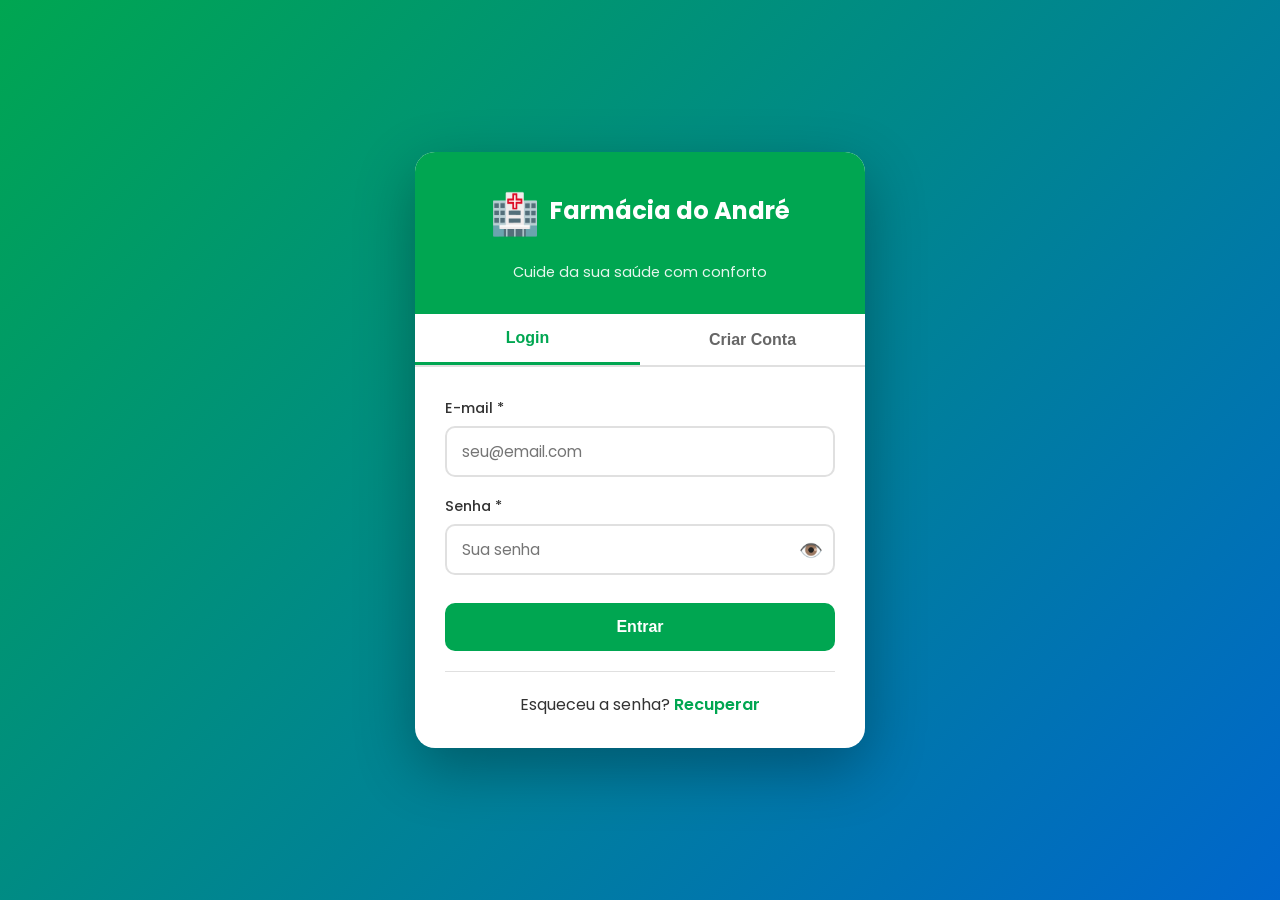
<file: farmacia-online/auth.html>
<!DOCTYPE html>
<html lang="pt-BR">
<head>
    <meta charset="UTF-8">
    <meta name="viewport" content="width=device-width, initial-scale=1.0">
    <title>Login - Farmácia do André</title>
    <link rel="stylesheet" href="styles.css">
    <link rel="preconnect" href="https://fonts.googleapis.com">
    <link rel="preconnect" href="https://fonts.gstatic.com" crossorigin>
    <link href="https://fonts.googleapis.com/css2?family=Poppins:wght@300;400;500;600;700&display=swap" rel="stylesheet">
    <style>
        .auth-container {
            min-height: 100vh;
            display: flex;
            align-items: center;
            justify-content: center;
            background: linear-gradient(135deg, var(--primary-color), var(--secondary-color));
            padding: 20px;
        }

        .auth-box {
            background: var(--white);
            border-radius: 20px;
            box-shadow: 0 20px 60px rgba(0, 0, 0, 0.3);
            width: 100%;
            max-width: 450px;
            overflow: hidden;
            animation: fadeInUp 0.5s ease;
        }

        @keyframes fadeInUp {
            from {
                opacity: 0;
                transform: translateY(30px);
            }
            to {
                opacity: 1;
                transform: translateY(0);
            }
        }

        .auth-header {
            background: var(--primary-color);
            color: var(--white);
            padding: 30px;
            text-align: center;
        }

        .auth-header h1 {
            font-size: 1.8rem;
            margin-bottom: 5px;
        }

        .auth-header p {
            opacity: 0.9;
            font-size: 0.9rem;
        }

        .auth-tabs {
            display: flex;
            border-bottom: 2px solid var(--border-color);
        }

        .auth-tab {
            flex: 1;
            padding: 15px;
            text-align: center;
            cursor: pointer;
            font-weight: 600;
            color: var(--text-light);
            transition: all 0.3s;
            border: none;
            background: none;
            font-size: 1rem;
        }

        .auth-tab:hover {
            color: var(--primary-color);
        }

        .auth-tab.active {
            color: var(--primary-color);
            border-bottom: 3px solid var(--primary-color);
        }

        .auth-form {
            padding: 30px;
        }

        .auth-form-content {
            display: none;
        }

        .auth-form-content.active {
            display: block;
        }

        .auth-form .form-group {
            margin-bottom: 18px;
        }

        .auth-form label {
            display: block;
            margin-bottom: 6px;
            font-weight: 500;
            font-size: 0.9rem;
            color: var(--text-color);
        }

        .auth-form input,
        .auth-form select {
            width: 100%;
            padding: 12px 15px;
            border: 2px solid var(--border-color);
            border-radius: 10px;
            font-size: 0.95rem;
            font-family: inherit;
            transition: border-color 0.3s;
        }

        .auth-form input:focus,
        .auth-form select:focus {
            outline: none;
            border-color: var(--primary-color);
        }

        .form-row {
            display: grid;
            grid-template-columns: 1fr 1fr;
            gap: 15px;
        }

        .btn-auth {
            width: 100%;
            background: var(--primary-color);
            color: var(--white);
            border: none;
            padding: 15px;
            border-radius: 10px;
            font-size: 1rem;
            font-weight: 600;
            cursor: pointer;
            transition: background 0.3s, transform 0.2s;
            margin-top: 10px;
        }

        .btn-auth:hover {
            background: var(--primary-dark);
            transform: translateY(-2px);
        }

        .btn-auth:active {
            transform: translateY(0);
        }

        .auth-footer {
            text-align: center;
            margin-top: 20px;
            padding-top: 20px;
            border-top: 1px solid var(--border-color);
        }

        .auth-footer a {
            color: var(--primary-color);
            text-decoration: none;
            font-weight: 600;
        }

        .auth-footer a:hover {
            text-decoration: underline;
        }

        .btn-voltar-site {
            display: inline-flex;
            align-items: center;
            gap: 8px;
            background: var(--white);
            color: var(--primary-color);
            border: 2px solid var(--primary-color);
            padding: 10px 20px;
            border-radius: 25px;
            font-weight: 600;
            cursor: pointer;
            transition: all 0.3s;
            margin-top: 20px;
            text-decoration: none;
        }

        .btn-voltar-site:hover {
            background: var(--primary-color);
            color: var(--white);
        }

        .logo-farmacia {
            display: flex;
            align-items: center;
            justify-content: center;
            gap: 10px;
            margin-bottom: 15px;
        }

        .logo-farmacia span {
            font-size: 2.5rem;
        }

        .logo-farmacia h1 {
            font-size: 1.5rem;
            color: var(--white);
        }

        .password-toggle {
            position: relative;
        }

        .password-toggle input {
            padding-right: 45px;
        }

        .password-toggle .toggle-btn {
            position: absolute;
            right: 12px;
            top: 50%;
            transform: translateY(-50%);
            background: none;
            border: none;
            cursor: pointer;
            font-size: 1.2rem;
            color: var(--text-light);
        }

        .password-toggle .toggle-btn:hover {
            color: var(--primary-color);
        }
    </style>
</head>
<body>
    <div class="auth-container">
        <div class="auth-box">
            <div class="auth-header">
                <div class="logo-farmacia">
                    <span>🏥</span>
                    <h1>Farmácia do André</h1>
                </div>
                <p>Cuide da sua saúde com conforto</p>
            </div>

            <div class="auth-tabs">
                <button class="auth-tab active" onclick="mudarAba('login')">Login</button>
                <button class="auth-tab" onclick="mudarAba('registro')">Criar Conta</button>
            </div>

            <div class="auth-form">
                <!-- Formulário de Login -->
                <div id="form-login" class="auth-form-content active">
                    <form onsubmit="fazerLogin(event)">
                        <div class="form-group">
                            <label for="login-email">E-mail *</label>
                            <input type="email" id="login-email" required placeholder="seu@email.com">
                        </div>
                        <div class="form-group">
                            <label for="login-senha">Senha *</label>
                            <div class="password-toggle">
                                <input type="password" id="login-senha" required placeholder="Sua senha">
                                <button type="button" class="toggle-btn" onclick="toggleSenha('login-senha', this)">👁️</button>
                            </div>
                        </div>
                        <button type="submit" class="btn-auth">Entrar</button>
                    </form>
                    <div class="auth-footer">
                        <p>Esqueceu a senha? <a href="#" onclick="alert('Entre em contato: (17) 3245-2992')">Recuperar</a></p>
                    </div>
                </div>

                <!-- Formulário de Registro -->
                <div id="form-registro" class="auth-form-content">
                    <form onsubmit="fazerRegistro(event)">
                        <div class="form-group">
                            <label for="registro-nome">Nome Completo *</label>
                            <input type="text" id="registro-nome" required placeholder="Digite seu nome">
                        </div>
                        <div class="form-group">
                            <label for="registro-email">E-mail *</label>
                            <input type="email" id="registro-email" required placeholder="seu@email.com">
                        </div>
                        <div class="form-group">
                            <label for="registro-senha">Senha *</label>
                            <div class="password-toggle">
                                <input type="password" id="registro-senha" required placeholder="Mínimo 6 caracteres" minlength="6">
                                <button type="button" class="toggle-btn" onclick="toggleSenha('registro-senha', this)">👁️</button>
                            </div>
                        </div>
                        <div class="form-group">
                            <label for="registro-cpf">CPF *</label>
                            <input type="text" id="registro-cpf" required placeholder="000.000.000-00">
                        </div>
                        <div class="form-group">
                            <label for="registro-telefone">Telefone *</label>
                            <input type="tel" id="registro-telefone" required placeholder="(00) 00000-0000">
                        </div>
                        <div class="form-group">
                            <label for="registro-cep">CEP *</label>
                            <input type="text" id="registro-cep" required placeholder="00000-000">
                        </div>
                        <div class="form-group">
                            <label for="registro-endereco">Endereço *</label>
                            <input type="text" id="registro-endereco" required placeholder="Rua, número">
                        </div>
                        <div class="form-group">
                            <label for="registro-complemento">Complemento</label>
                            <input type="text" id="registro-complemento" placeholder="Apto, bloco, etc.">
                        </div>
                        <div class="form-row">
                            <div class="form-group">
                                <label for="registro-cidade">Cidade *</label>
                                <input type="text" id="registro-cidade" required placeholder="Sua cidade">
                            </div>
                            <div class="form-group">
                                <label for="registro-estado">Estado *</label>
                                <select id="registro-estado" required>
                                    <option value="">UF</option>
                                    <option value="SP">São Paulo</option>
                                    <option value="RJ">Rio de Janeiro</option>
                                    <option value="MG">Minas Gerais</option>
                                    <option value="RS">Rio Grande do Sul</option>
                                    <option value="PR">Paraná</option>
                                    <option value="SC">Santa Catarina</option>
                                    <option value="BA">Bahia</option>
                                    <option value="PE">Pernambuco</option>
                                    <option value="DF">Distrito Federal</option>
                                    <option value="outro">Outro</option>
                                </select>
                            </div>
                        </div>
                        <button type="submit" class="btn-auth">Criar Conta</button>
                    </form>
                </div>
            </div>
        </div>
    </div>

    <script>
        // Mudar entre abas
        function mudarAba(aba) {
            document.querySelectorAll('.auth-tab').forEach(tab => tab.classList.remove('active'));
            document.querySelectorAll('.auth-form-content').forEach(content => content.classList.remove('active'));

            if (aba === 'login') {
                document.querySelector('.auth-tab:first-child').classList.add('active');
                document.getElementById('form-login').classList.add('active');
            } else {
                document.querySelector('.auth-tab:last-child').classList.add('active');
                document.getElementById('form-registro').classList.add('active');
            }
        }

        // Toggle visibilidade senha
        function toggleSenha(inputId, btn) {
            const input = document.getElementById(inputId);
            if (input.type === 'password') {
                input.type = 'text';
                btn.textContent = '🔒';
            } else {
                input.type = 'password';
                btn.textContent = '👁️';
            }
        }

        // Máscara CPF
        document.getElementById('registro-cpf').addEventListener('input', function(e) {
            let value = e.target.value.replace(/\D/g, '');
            if (value.length > 11) value = value.slice(0, 11);
            if (value.length > 9) {
                value = `${value.slice(0, 3)}.${value.slice(3, 6)}.${value.slice(6, 9)}-${value.slice(9)}`;
            } else if (value.length > 6) {
                value = `${value.slice(0, 3)}.${value.slice(3, 6)}.${value.slice(6)}-${value.slice(9)}`;
            } else if (value.length > 3) {
                value = `${value.slice(0, 3)}.${value.slice(3)}-${value.slice(6)}`;
            }
            e.target.value = value;
        });

        // Máscara telefone
        document.getElementById('registro-telefone').addEventListener('input', function(e) {
            let value = e.target.value.replace(/\D/g, '');
            if (value.length > 11) value = value.slice(0, 11);
            if (value.length > 10) {
                value = `(${value.slice(0, 2)}) ${value.slice(2, 7)}-${value.slice(7, 11)}`;
            } else if (value.length > 5) {
                value = `(${value.slice(0, 2)}) ${value.slice(2, 6)}-${value.slice(6, 10)}`;
            } else if (value.length > 2) {
                value = `(${value.slice(0, 2)}) ${value.slice(2)}`;
            }
            e.target.value = value;
        });

        // Máscara CEP e busca automática
        document.getElementById('registro-cep').addEventListener('input', function(e) {
            let value = e.target.value.replace(/\D/g, '');
            if (value.length > 8) value = value.slice(0, 8);
            if (value.length > 5) {
                value = `${value.slice(0, 5)}-${value.slice(5)}`;
            }
            e.target.value = value;

            if (value.replace(/\D/g, '').length === 8) {
                buscarCepRegistro(value.replace(/\D/g, ''));
            }
        });

        function buscarCepRegistro(cep) {
            const enderecoInput = document.getElementById('registro-endereco');
            const cidadeInput = document.getElementById('registro-cidade');
            const estadoSelect = document.getElementById('registro-estado');

            fetch(`https://viacep.com.br/ws/${cep}/json/`)
                .then(response => response.json())
                .then(data => {
                    if (!data.erro) {
                        cidadeInput.value = data.localidade;
                        estadoSelect.value = data.uf;
                        enderecoInput.value = data.logradouro;
                        enderecoInput.focus();
                    }
                })
                .catch(() => {});
        }

        // Fazer registro
        function fazerRegistro(event) {
            event.preventDefault();

            const email = document.getElementById('registro-email').value.trim().toLowerCase();
            const senha = document.getElementById('registro-senha').value;

            // Verificar se email já existe
            const usuarios = JSON.parse(localStorage.getItem('usuariosFarmacia') || '[]');
            if (usuarios.find(u => u.email === email)) {
                alert('Este e-mail já está cadastrado!');
                return;
            }

            // Criar novo usuário
            const novoUsuario = {
                nome: document.getElementById('registro-nome').value.trim(),
                email: email,
                senha: senha,
                cpf: document.getElementById('registro-cpf').value.trim(),
                telefone: document.getElementById('registro-telefone').value.trim(),
                cep: document.getElementById('registro-cep').value.trim(),
                endereco: document.getElementById('registro-endereco').value.trim(),
                complemento: document.getElementById('registro-complemento').value.trim(),
                cidade: document.getElementById('registro-cidade').value.trim(),
                estado: document.getElementById('registro-estado').value,
                dataCadastro: new Date().toISOString()
            };

            // Salvar usuário
            usuarios.push(novoUsuario);
            localStorage.setItem('usuariosFarmacia', JSON.stringify(usuarios));

            // Fazer login automático
            localStorage.setItem('usuarioLogadoFarmacia', JSON.stringify({
                email: novoUsuario.email,
                nome: novoUsuario.nome
            }));

            alert('Conta criada com sucesso!');
            window.location.href = 'index.html';
        }

        // Fazer login
        function fazerLogin(event) {
            event.preventDefault();

            const email = document.getElementById('login-email').value.trim().toLowerCase();
            const senha = document.getElementById('login-senha').value;

            const usuarios = JSON.parse(localStorage.getItem('usuariosFarmacia') || '[]');
            const usuario = usuarios.find(u => u.email === email && u.senha === senha);

            if (usuario) {
                localStorage.setItem('usuarioLogadoFarmacia', JSON.stringify({
                    email: usuario.email,
                    nome: usuario.nome
                }));
                window.location.href = 'index.html';
            } else {
                alert('E-mail ou senha inválidos!');
            }
        }

        // Verificar se já está logado
        window.addEventListener('DOMContentLoaded', () => {
            const usuarioLogado = localStorage.getItem('usuarioLogadoFarmacia');
            if (usuarioLogado) {
                if (confirm('Você já está logado. Deseja ir para a página principal?')) {
                    window.location.href = 'index.html';
                }
            }
        });
    </script>
</body>
</html>
</file>
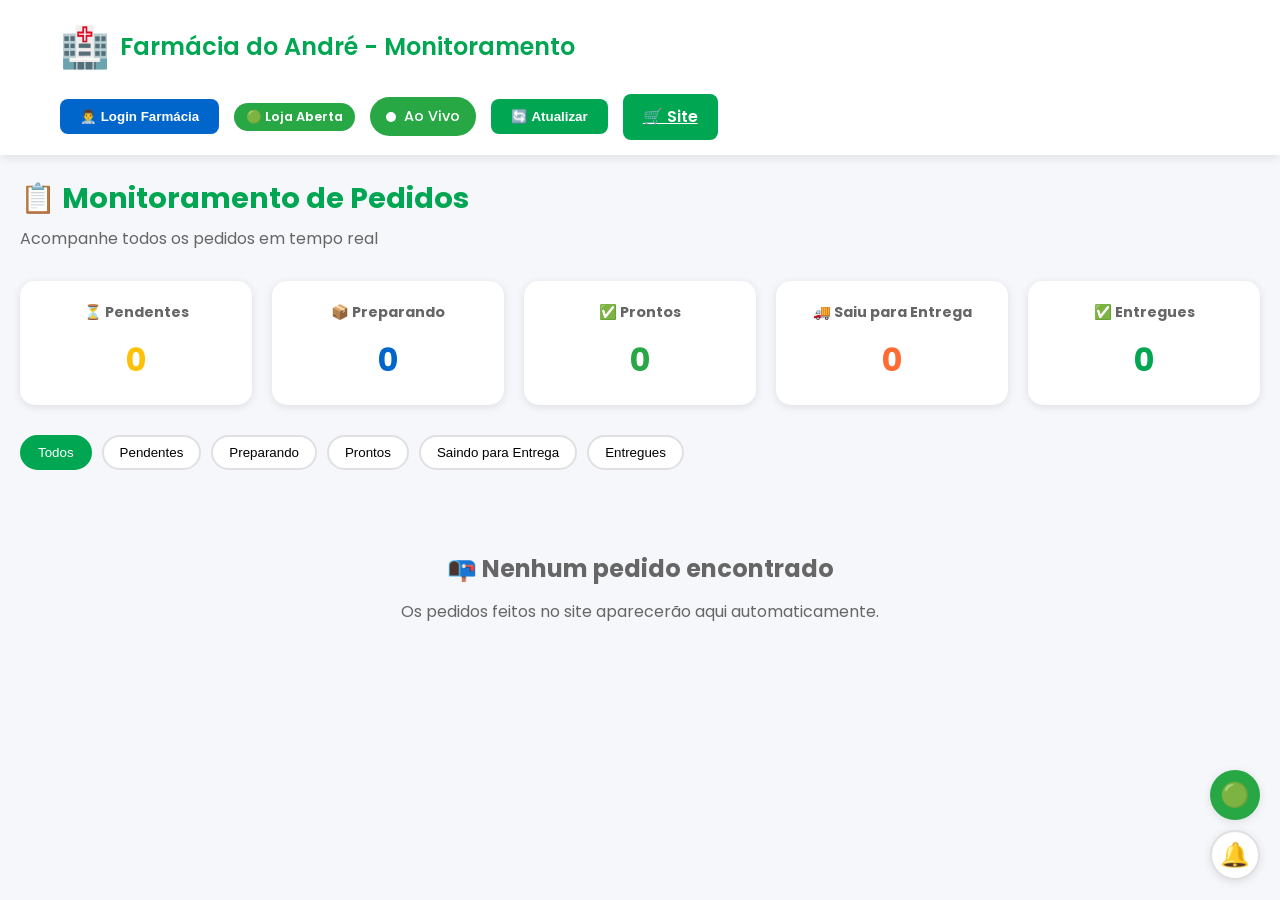
<file: farmacia-online/monitoramento.html>
<!DOCTYPE html>
<html lang="pt-BR">
<head>
    <meta charset="UTF-8">
    <meta name="viewport" content="width=device-width, initial-scale=1.0">
    <title>Monitoramento de Pedidos - Farmácia do André</title>
    <link rel="stylesheet" href="styles.css">
    <link rel="preconnect" href="https://fonts.googleapis.com">
    <link rel="preconnect" href="https://fonts.gstatic.com" crossorigin>
    <link href="https://fonts.googleapis.com/css2?family=Poppins:wght@300;400;500;600;700&display=swap" rel="stylesheet">
    <style>
        .monitoramento-container {
            max-width: 1400px;
            margin: 0 auto;
            padding: 20px;
        }

        .monitoramento-header {
            display: flex;
            justify-content: space-between;
            align-items: center;
            margin-bottom: 30px;
            padding: 20px;
            background: var(--white);
            border-radius: 15px;
            box-shadow: var(--shadow);
        }

        .monitoramento-header h1 {
            color: var(--primary-color);
            font-size: 1.8rem;
        }

        .header-info {
            display: flex;
            align-items: center;
            gap: 15px;
        }

        .live-indicator {
            display: flex;
            align-items: center;
            gap: 8px;
            padding: 8px 16px;
            background: var(--success-color);
            color: var(--white);
            border-radius: 25px;
            font-size: 0.9rem;
            font-weight: 500;
        }

        .live-dot {
            width: 10px;
            height: 10px;
            background: var(--white);
            border-radius: 50%;
            animation: pulse 1.5s infinite;
        }

        @keyframes pulse {
            0%, 100% { opacity: 1; }
            50% { opacity: 0.5; }
        }

        .stats-cards {
            display: grid;
            grid-template-columns: repeat(auto-fit, minmax(200px, 1fr));
            gap: 20px;
            margin-bottom: 30px;
        }

        .stat-card {
            background: var(--white);
            padding: 20px;
            border-radius: 15px;
            box-shadow: var(--shadow);
            text-align: center;
        }

        .stat-card h3 {
            font-size: 0.9rem;
            color: var(--text-light);
            margin-bottom: 10px;
        }

        .stat-card .stat-value {
            font-size: 2rem;
            font-weight: 700;
            color: var(--primary-color);
        }

        .stat-card.pending .stat-value { color: var(--warning-color); }
        .stat-card.preparing .stat-value { color: var(--secondary-color); }
        .stat-card.ready .stat-value { color: var(--success-color); }
        .stat-card.delivering .stat-value { color: var(--accent-color); }
        .stat-card.delivered .stat-value { color: var(--primary-color); }

        .pedidos-grid {
            display: grid;
            grid-template-columns: repeat(auto-fill, minmax(380px, 1fr));
            gap: 20px;
        }

        .pedido-card {
            background: var(--white);
            border-radius: 15px;
            box-shadow: var(--shadow);
            overflow: hidden;
            transition: transform 0.3s, box-shadow 0.3s;
        }

        .pedido-card:hover {
            transform: translateY(-3px);
            box-shadow: var(--shadow-hover);
        }

        .pedido-card.priority {
            border: 2px solid var(--accent-color);
        }

        .pedido-header {
            display: flex;
            justify-content: space-between;
            align-items: center;
            padding: 15px 20px;
            border-bottom: 1px solid var(--border-color);
        }

        .pedido-id {
            font-weight: 700;
            font-size: 1.1rem;
            color: var(--primary-color);
        }

        .pedido-status {
            padding: 5px 12px;
            border-radius: 15px;
            font-size: 0.8rem;
            font-weight: 600;
        }

        .status-pendente {
            background: #fff3cd;
            color: #856404;
        }

        .status-preparando {
            background: #cce5ff;
            color: #004085;
        }

        .status-pronto {
            background: #d4edda;
            color: #155724;
        }

        .status-saindo_entrega {
            background: #fff3cd;
            color: #856404;
            animation: pulseStatus 2s infinite;
        }

        @keyframes pulseStatus {
            0%, 100% { opacity: 1; }
            50% { opacity: 0.7; }
        }

        .status-entregue {
            background: #e2e3e5;
            color: #383d41;
        }

        .pedido-body {
            padding: 15px 20px;
        }

        .pedido-info {
            margin-bottom: 12px;
        }

        .pedido-info label {
            font-size: 0.8rem;
            color: var(--text-light);
            display: block;
            margin-bottom: 3px;
        }

        .pedido-info span {
            font-weight: 500;
            color: var(--text-color);
        }

        .pedido-info.farmacutico {
            background: var(--bg-light);
            padding: 8px 12px;
            border-radius: 8px;
            margin-top: 8px;
            display: flex;
            align-items: center;
            gap: 8px;
        }

        .pedido-info.farmacutico .farmaceutico-icon {
            font-size: 1.2rem;
        }

        .pedido-itens {
            background: var(--bg-light);
            padding: 12px;
            border-radius: 8px;
            margin: 12px 0;
        }

        .pedido-itens h4 {
            font-size: 0.85rem;
            color: var(--primary-color);
            margin-bottom: 8px;
        }

        .pedido-item {
            display: flex;
            justify-content: space-between;
            padding: 4px 0;
            font-size: 0.9rem;
        }

        .pedido-footer {
            display: flex;
            flex-direction: column;
            gap: 12px;
            padding: 15px 20px;
            background: var(--bg-light);
            border-top: 1px solid var(--border-color);
        }

        .pedido-total {
            font-size: 1.2rem;
            font-weight: 700;
            color: var(--primary-color);
        }

        .pedido-actions {
            display: flex;
            gap: 8px;
            flex-wrap: wrap;
        }

        .btn-action {
            padding: 8px 16px;
            border: none;
            border-radius: 8px;
            font-size: 0.85rem;
            font-weight: 600;
            cursor: pointer;
            transition: all 0.3s;
        }

        .btn-action.aceitar {
            background: var(--success-color);
            color: var(--white);
        }

        .btn-action.aceitar:hover { background: #218838; }

        .btn-preparar {
            background: var(--secondary-color);
            color: var(--white);
        }

        .btn-preparar:hover { background: #0052a3; }

        .btn-pronto {
            background: var(--success-color);
            color: var(--white);
        }

        .btn-pronto:hover { background: #218838; }

        .btn-entregar {
            background: var(--primary-color);
            color: var(--white);
        }

        .btn-entregar:hover { background: var(--primary-dark); }

        .btn-excluir {
            background: var(--danger-color);
            color: var(--white);
        }

        .btn-excluir:hover { background: #c82333; }

        .empty-state {
            text-align: center;
            padding: 60px 20px;
            color: var(--text-light);
        }

        .empty-state h3 {
            font-size: 1.5rem;
            margin-bottom: 10px;
        }

        .btn-refresh {
            background: var(--primary-color);
            color: var(--white);
            border: none;
            padding: 10px 20px;
            border-radius: 8px;
            font-weight: 600;
            cursor: pointer;
            display: flex;
            align-items: center;
            gap: 8px;
        }

        .btn-refresh:hover {
            background: var(--primary-dark);
        }

        .filtro-status {
            display: flex;
            gap: 10px;
            margin-bottom: 20px;
            flex-wrap: wrap;
        }

        .filtro-btn {
            padding: 8px 16px;
            border: 2px solid var(--border-color);
            border-radius: 20px;
            background: var(--white);
            cursor: pointer;
            font-weight: 500;
            transition: all 0.3s;
        }

        .filtro-btn:hover,
        .filtro-btn.active {
            border-color: var(--primary-color);
            background: var(--primary-color);
            color: var(--white);
        }

        .sound-toggle {
            position: fixed;
            bottom: 20px;
            right: 20px;
            background: var(--white);
            border: 2px solid var(--border-color);
            border-radius: 50%;
            width: 50px;
            height: 50px;
            display: flex;
            align-items: center;
            justify-content: center;
            cursor: pointer;
            font-size: 1.5rem;
            box-shadow: var(--shadow);
            z-index: 1000;
            transition: all 0.3s;
        }

        .sound-toggle.muted {
            opacity: 0.5;
        }

        .sound-toggle.ativo {
            background: var(--success-color);
            color: white;
            border-color: var(--success-color);
        }

        .sound-toggle.inativo {
            background: var(--danger-color);
            color: white;
            border-color: var(--danger-color);
        }

        #recebendo-toggle {
            bottom: 80px;
        }

        .status-badge {
            display: inline-flex;
            align-items: center;
            gap: 5px;
            padding: 4px 12px;
            border-radius: 20px;
            font-size: 0.8rem;
            font-weight: 600;
        }

        .status-badge.aberta {
            background: var(--success-color);
            color: white;
        }

        .status-badge.fechada {
            background: var(--danger-color);
            color: white;
        }

        /* Modal de login do farmacêutico */
        .modal-overlay {
            display: none;
            position: fixed;
            top: 0;
            left: 0;
            width: 100%;
            height: 100%;
            background: rgba(0, 0, 0, 0.5);
            z-index: 2000;
            align-items: center;
            justify-content: center;
        }

        .modal-overlay.active {
            display: flex;
        }

        .modal-content {
            background: var(--white);
            padding: 30px;
            border-radius: 15px;
            max-width: 400px;
            width: 90%;
            box-shadow: 0 10px 40px rgba(0, 0, 0, 0.3);
        }

        .modal-content h3 {
            color: var(--primary-color);
            margin-bottom: 20px;
            text-align: center;
        }

        .modal-content .form-group {
            margin-bottom: 15px;
        }

        .modal-content label {
            display: block;
            margin-bottom: 5px;
            font-weight: 500;
        }

        .modal-content input {
            width: 100%;
            padding: 10px;
            border: 2px solid var(--border-color);
            border-radius: 8px;
            font-size: 1rem;
        }

        .modal-content input:focus {
            outline: none;
            border-color: var(--primary-color);
        }

        .btn-modal {
            width: 100%;
            padding: 12px;
            background: var(--primary-color);
            color: var(--white);
            border: none;
            border-radius: 8px;
            font-size: 1rem;
            font-weight: 600;
            cursor: pointer;
            margin-top: 10px;
        }

        .btn-modal:hover {
            background: var(--primary-dark);
        }

        .btn-cancel {
            background: var(--text-light);
            margin-top: 10px;
        }

        .btn-cancel:hover {
            background: var(--text-color);
        }
    </style>
</head>
<body>
    <header class="header">
        <div class="container">
            <div class="logo">
                <span class="logo-icon">🏥</span>
                <h1>Farmácia do André - Monitoramento</h1>
            </div>
            <div class="header-info">
                <span id="status-loja" class="status-badge aberta">
                    🟢 Loja Aberta
                </span>
                <div class="live-indicator">
                    <span class="live-dot"></span>
                    Ao Vivo
                </div>
                <button class="btn-refresh" onclick="carregarPedidos()">
                    🔄 Atualizar
                </button>
                <a href="index.html" class="btn-refresh">
                    🛒 Site
                </a>
            </div>
        </div>
    </header>

    <main class="monitoramento-container">
        <div class="monitoramento-header" style="box-shadow: none; background: transparent; padding: 0;">
            <div>
                <h1>📋 Monitoramento de Pedidos</h1>
                <p style="color: var(--text-light); margin-top: 5px;">Acompanhe todos os pedidos em tempo real</p>
            </div>
        </div>

        <div class="stats-cards">
            <div class="stat-card pending">
                <h3>⏳ Pendentes</h3>
                <div class="stat-value" id="stat-pendentes">0</div>
            </div>
            <div class="stat-card preparing">
                <h3>📦 Preparando</h3>
                <div class="stat-value" id="stat-preparando">0</div>
            </div>
            <div class="stat-card ready">
                <h3>✅ Prontos</h3>
                <div class="stat-value" id="stat-prontos">0</div>
            </div>
            <div class="stat-card delivering">
                <h3>🚚 Saiu para Entrega</h3>
                <div class="stat-value" id="stat-saindo">0</div>
            </div>
            <div class="stat-card delivered">
                <h3>✅ Entregues</h3>
                <div class="stat-value" id="stat-entregues">0</div>
            </div>
        </div>

        <div class="filtro-status">
            <button class="filtro-btn active" onclick="filtrarPedidos('todos')">Todos</button>
            <button class="filtro-btn" onclick="filtrarPedidos('pendente')">Pendentes</button>
            <button class="filtro-btn" onclick="filtrarPedidos('preparando')">Preparando</button>
            <button class="filtro-btn" onclick="filtrarPedidos('pronto')">Prontos</button>
            <button class="filtro-btn" onclick="filtrarPedidos('saindo_entrega')">Saindo para Entrega</button>
            <button class="filtro-btn" onclick="filtrarPedidos('entregue')">Entregues</button>
        </div>

        <div class="pedidos-grid" id="pedidos-grid">
            <!-- Pedidos serão carregados aqui -->
        </div>

        <div class="empty-state" id="empty-state" style="display: none;">
            <h3>📭 Nenhum pedido encontrado</h3>
            <p>Os pedidos feitos no site aparecerão aqui automaticamente.</p>
        </div>
    </main>

    <!-- Botão para abrir/fechar loja -->
    <div class="sound-toggle ativo" id="recebendo-toggle" onclick="toggleLoja()" title="Abrir/Fechar loja para clientes">
        🟢
    </div>

    <!-- Botão para ativar/desativar som -->
    <div class="sound-toggle" id="sound-toggle" onclick="toggleSound()" title="Ativar/Desativar som">
        🔔
    </div>

    <!-- Modal de login do farmacêutico -->
    <div class="modal-overlay" id="modal-farmaceutico">
        <div class="modal-content">
            <h3>👨‍⚕️ Login do Farmacêutico</h3>
            <p style="text-align: center; color: var(--text-light); margin-bottom: 20px; font-size: 0.9rem;">
                ${acaoPendente ? 'Informe suas credenciais para executar a ação' : 'Faça login para gerenciar a loja'}
            </p>
            <div class="form-group">
                <label for="codigo-farmaceutico">Código do Farmacêutico *</label>
                <input type="text" id="codigo-farmaceutico" placeholder="Ex: FAR001">
            </div>
            <div class="form-group">
                <label for="senha-farmaceutico">Senha *</label>
                <input type="password" id="senha-farmaceutico" placeholder="Sua senha">
            </div>
            <button class="btn-modal" onclick="confirmarAcaoFarmaceutico()">Entrar</button>
            <button class="btn-modal btn-cancel" onclick="fecharModalFarmaceutico()">Cancelar</button>
        </div>
    </div>

    <script>
        let pedidos = [];
        let filtroAtual = 'todos';
        let somAtivado = true;
        let ultimoPedidoId = null;
        let lojaAberta = true;
        let notificationPermission = false;
        let acaoPendente = null;
        let farmaceuticoLogado = null;

        // Lista de farmacêuticos cadastrados (em produção viria do banco de dados)
        const farmaceuticosCadastrados = [
            { codigo: 'FAR001', nome: 'Dr. André', senha: '123456' },
            { codigo: 'FAR002', nome: 'Dra. Maria', senha: '123456' },
            { codigo: 'FAR003', nome: 'Dr. João', senha: '123456' },
            { codigo: 'ADMIN', nome: 'Administrador', senha: 'admin123' }
        ];

        // Carregar pedidos ao iniciar
        document.addEventListener('DOMContentLoaded', () => {
            // Verificar se farmacêutico está logado
            const farmaceuticoSalvo = localStorage.getItem('farmaceuticoLogado');
            if (farmaceuticoSalvo) {
                farmaceuticoLogado = JSON.parse(farmaceuticoSalvo);
            }
            
            // Solicitar permissão para notificações
            if ('Notification' in window) {
                Notification.requestPermission().then(permission => {
                    notificationPermission = permission === 'granted';
                });
            }
            
            // Carregar status da loja
            const statusLoja = localStorage.getItem('lojaAbertaFarmacia');
            if (statusLoja !== null) {
                lojaAberta = statusLoja === 'true';
                atualizarStatusLoja();
            }
            
            carregarPedidos();
            // Atualizar automaticamente a cada 3 segundos (mais frequente)
            setInterval(carregarPedidos, 3000);
            // Verificar pedidos para entrega automática a cada minuto
            setInterval(verificarPedidosEntregues, 60000);
            // Escutar mudanças no localStorage
            window.addEventListener('storage', (e) => {
                if (e.key === 'pedidosFarmacia') {
                    carregarPedidos();
                }
                if (e.key === 'lojaAbertaFarmacia') {
                    lojaAberta = e.newValue === 'true';
                    atualizarStatusLoja();
                }
            });
            // Manter página ativa mesmo em segundo plano
            document.addEventListener('visibilitychange', () => {
                if (document.visibilityState === 'visible') {
                    carregarPedidos();
                }
            });
            
            // Atualizar botão de login do farmacêutico
            atualizarBotaoFarmaceutico();
        });

        function carregarPedidos() {
            const pedidosSalvos = localStorage.getItem('pedidosFarmacia');
            if (pedidosSalvos) {
                const novosPedidos = JSON.parse(pedidosSalvos);
                
                // Verificar se há novo pedido
                if (novosPedidos.length > 0 && ultimoPedidoId !== novosPedidos[0].id) {
                    const novoPedido = novosPedidos[0];
                    
                    // Se loja estiver aberta, notificar
                    if (lojaAberta) {
                        if (somAtivado) {
                            tocarNotificacao();
                        }
                        
                        // Enviar notificação do sistema
                        if (notificationPermission) {
                            new Notification('Novo Pedido - Farmácia do André', {
                                body: `Pedido ${novoPedido.id} de ${novoPedido.nome}\nTotal: ${novoPedido.total}`,
                                icon: '🏥',
                                tag: novoPedido.id,
                                requireInteraction: true
                            });
                        }
                    }
                    
                    ultimoPedidoId = novoPedido.id;
                }
                
                pedidos = novosPedidos;
                renderizarPedidos();
                atualizarEstatisticas();
            } else {
                pedidos = [];
                renderizarPedidos();
                atualizarEstatisticas();
            }
        }

        function renderizarPedidos() {
            const grid = document.getElementById('pedidos-grid');
            const emptyState = document.getElementById('empty-state');

            let pedidosFiltrados = pedidos;
            if (filtroAtual !== 'todos') {
                pedidosFiltrados = pedidos.filter(p => p.status === filtroAtual);
            }

            if (pedidosFiltrados.length === 0) {
                grid.innerHTML = '';
                emptyState.style.display = 'block';
                return;
            }

            emptyState.style.display = 'none';

            grid.innerHTML = pedidosFiltrados.map(pedido => `
                <div class="pedido-card ${pedido.status === 'pendente' ? 'priority' : ''}">
                    <div class="pedido-header">
                        <span class="pedido-id">${pedido.id}</span>
                        <span class="pedido-status status-${pedido.status}">${formatarStatus(pedido.status)}</span>
                    </div>
                    <div class="pedido-body">
                        <div class="pedido-info">
                            <label>Cliente</label>
                            <span>${pedido.nome}</span>
                        </div>
                        <div class="pedido-info">
                            <label>Telefone</label>
                            <span>${pedido.telefone}</span>
                        </div>
                        <div class="pedido-info">
                            <label>Endereço</label>
                            <span>${pedido.endereco}${pedido.complemento ? ' - ' + pedido.complemento : ''}, ${pedido.cidade}-${pedido.estado}</span>
                        </div>
                        <div class="pedido-info">
                            <label>Pagamento</label>
                            <span>${formatarPagamento(pedido.pagamento)}</span>
                        </div>
                        ${pedido.pagamento === 'dinheiro' ? `
                        <div class="pedido-info">
                            <label>Valor para Troco</label>
                            <span>${pedido.valorTroco || 'N/A'}</span>
                        </div>
                        ` : ''}
                        ${pedido.farmaceuticoPreparacao ? `
                        <div class="pedido-info farmaceutico">
                            <span class="farmaceutico-icon">👨‍⚕️</span>
                            <span><strong>Preparado por:</strong> ${pedido.farmaceuticoPreparacao}</span>
                        </div>
                        ` : ''}
                        ${pedido.farmaceuticoDespacho ? `
                        <div class="pedido-info farmaceutico">
                            <span class="farmaceutico-icon">🚚</span>
                            <span><strong>Despachado por:</strong> ${pedido.farmaceuticoDespacho}</span>
                        </div>
                        ` : ''}
                        <div class="pedido-itens">
                            <h4>📦 Itens do Pedido</h4>
                            ${pedido.itens.map(item => `
                                <div class="pedido-item">
                                    <span>${item.emoji} ${item.nome} x${item.quantidade}</span>
                                </div>
                            `).join('')}
                        </div>
                    </div>
                    <div class="pedido-footer">
                        <span class="pedido-total">Total: ${pedido.total}</span>
                        <div class="pedido-actions">
                            ${pedido.status === 'pendente' ? `
                                <button class="btn-action aceitar" onclick="acaoComFarmaceutico('aceitar', '${pedido.id}')">
                                    ✅ Aceitar
                                </button>
                                <button class="btn-action btn-preparar" onclick="acaoComFarmaceutico('preparar', '${pedido.id}')">
                                    📦 Preparar
                                </button>
                            ` : ''}
                            ${pedido.status === 'preparando' ? `
                                <button class="btn-action btn-pronto" onclick="acaoComFarmaceutico('pronto', '${pedido.id}')">
                                    ✅ Pronto
                                </button>
                            ` : ''}
                            ${pedido.status === 'pronto' ? `
                                <button class="btn-action btn-entregar" onclick="acaoComFarmaceutico('saindo', '${pedido.id}')">
                                    🚚 Saiu para Entrega
                                </button>
                            ` : ''}
                            ${pedido.status === 'saindo_entrega' ? `
                                <button class="btn-action btn-entregar" onclick="acaoComFarmaceutico('entregar', '${pedido.id}')">
                                    ✅ Confirmar Entrega
                                </button>
                            ` : ''}
                            <button class="btn-action btn-excluir" onclick="excluirPedido('${pedido.id}')">
                                🗑️
                            </button>
                        </div>
                    </div>
                </div>
            `).join('');
        }

        // Função para abrir modal de identificação do farmacêutico
        function acaoComFarmaceutico(acao, pedidoId) {
            // Se já estiver logado, executa direto
            if (farmaceuticoLogado) {
                executarAcaoComFarmaceutico(acao, pedidoId, farmaceuticoLogado.codigo);
                return;
            }
            
            // Se não, abre modal de login
            acaoPendente = { acao, pedidoId };
            abrirModalLoginFarmaceutico();
        }

        function abrirModalLoginFarmaceutico() {
            document.getElementById('modal-farmaceutico').classList.add('active');
            document.getElementById('codigo-farmaceutico').value = '';
            document.getElementById('senha-farmaceutico').value = '';
            document.getElementById('codigo-farmaceutico').focus();
        }

        // Confirmar login do farmacêutico
        function confirmarAcaoFarmaceutico() {
            const codigo = document.getElementById('codigo-farmaceutico').value.trim().toUpperCase();
            const senha = document.getElementById('senha-farmaceutico').value;
            
            if (!codigo) {
                alert('Por favor, informe o código do farmacêutico!');
                return;
            }
            
            // Buscar farmacêutico na lista
            const farmaceutico = farmaceuticosCadastrados.find(f => f.codigo === codigo);
            
            if (!farmaceutico) {
                alert('Código de farmacêutico não encontrado!');
                return;
            }
            
            if (farmaceutico.senha !== senha) {
                alert('Senha incorreta!');
                return;
            }
            
            // Logar farmacêutico
            farmaceuticoLogado = farmaceutico;
            localStorage.setItem('farmaceuticoLogado', JSON.stringify(farmaceutico));
            atualizarBotaoFarmaceutico();
            
            // Se houver ação pendente, executa
            if (acaoPendente) {
                executarAcaoComFarmaceutico(acaoPendente.acao, acaoPendente.pedidoId, codigo);
                acaoPendente = null;
            } else {
                mostrarNotificacao(`✅ Farmacêutico ${farmaceutico.nome} logado com sucesso!`);
            }
            
            fecharModalFarmaceutico();
        }

        // Executar ação após identificar farmacêutico
        function executarAcaoComFarmaceutico(acao, pedidoId, codigoFarmaceutico) {
            const pedidoIndex = pedidos.findIndex(p => p.id === pedidoId);
            if (pedidoIndex === -1) return;
            
            const acaoMap = {
                'aceitar': { status: 'preparando', titulo: 'Pedido Aceito', msg: `Farmacêutico ${codigoFarmaceutico} aceitou o pedido ${pedidoId}` },
                'preparar': { status: 'preparando', titulo: 'Início da Preparação', msg: `Farmacêutico ${codigoFarmaceutico} iniciou preparação do pedido ${pedidoId}` },
                'pronto': { status: 'pronto', titulo: 'Pedido Pronto', msg: `Farmacêutico ${codigoFarmaceutico} concluiu preparação do pedido ${pedidoId}` },
                'saindo': { status: 'saindo_entrega', titulo: 'Saiu para Entrega', msg: `Farmacêutico ${codigoFarmaceutico} despachou pedido ${pedidoId}` },
                'entregar': { status: 'entregue', titulo: 'Pedido Entregue', msg: `Farmacêutico ${codigoFarmaceutico} confirmou entrega do pedido ${pedidoId}` }
            };
            
            const acaoInfo = acaoMap[acao];
            if (!acaoInfo) return;
            
            pedidos[pedidoIndex].status = acaoInfo.status;
            pedidos[pedidoIndex].dataAtualizacao = new Date().toISOString();
            
            // Campos específicos por ação
            switch(acao) {
                case 'aceitar':
                    pedidos[pedidoIndex].dataAceitacao = new Date().toISOString();
                    pedidos[pedidoIndex].farmaceuticoAceitacao = codigoFarmaceutico;
                    break;
                case 'preparar':
                    pedidos[pedidoIndex].farmaceuticoPreparacao = codigoFarmaceutico;
                    pedidos[pedidoIndex].dataInicioPreparacao = new Date().toISOString();
                    break;
                case 'pronto':
                    pedidos[pedidoIndex].farmaceuticoPreparacao = codigoFarmaceutico;
                    pedidos[pedidoIndex].dataConclusaoPreparacao = new Date().toISOString();
                    break;
                case 'saindo':
                    pedidos[pedidoIndex].farmaceuticoDespacho = codigoFarmaceutico;
                    pedidos[pedidoIndex].dataSaiuEntrega = new Date().toISOString();
                    break;
                case 'entregar':
                    pedidos[pedidoIndex].farmaceuticoDespacho = codigoFarmaceutico;
                    pedidos[pedidoIndex].dataEntrega = new Date().toISOString();
                    break;
            }
            
            // Salvar log da ação
            salvarLog({
                tipo: 'farmaceutico',
                titulo: acaoInfo.titulo,
                detalhes: acaoInfo.msg,
                data: new Date().toISOString()
            });
            
            localStorage.setItem('pedidosFarmacia', JSON.stringify(pedidos));
            carregarPedidos();
            mostrarNotificacao(`${acaoInfo.titulo} por ${codigoFarmaceutico}`);
        }

        function fecharModalFarmaceutico() {
            document.getElementById('modal-farmaceutico').classList.remove('active');
            document.getElementById('codigo-farmaceutico').value = '';
            document.getElementById('senha-farmaceutico').value = '';
            acaoPendente = null;
        }

        function logoutFarmaceutico() {
            if (confirm('Deseja sair da conta do farmacêutico?')) {
                farmaceuticoLogado = null;
                localStorage.removeItem('farmaceuticoLogado');
                atualizarBotaoFarmaceutico();
                mostrarNotificacao('Farmacêutico deslogado.');
            }
        }

        function atualizarBotaoFarmaceutico() {
            const headerInfo = document.querySelector('.header-info');
            let botaoFarmaceutico = document.getElementById('btn-farmaceutico');
            
            if (farmaceuticoLogado) {
                if (!botaoFarmaceutico) {
                    botaoFarmaceutico = document.createElement('button');
                    botaoFarmaceutico.id = 'btn-farmaceutico';
                    botaoFarmaceutico.className = 'btn-refresh';
                    botaoFarmaceutico.style.background = 'var(--accent-color)';
                    headerInfo.insertBefore(botaoFarmaceutico, headerInfo.firstChild);
                }
                botaoFarmaceutico.textContent = `👨‍⚕️ ${farmaceuticoLogado.nome}`;
                botaoFarmaceutico.onclick = logoutFarmaceutico;
            } else {
                if (!botaoFarmaceutico) {
                    botaoFarmaceutico = document.createElement('button');
                    botaoFarmaceutico.id = 'btn-farmaceutico';
                    botaoFarmaceutico.className = 'btn-refresh';
                    botaoFarmaceutico.style.background = 'var(--secondary-color)';
                    headerInfo.insertBefore(botaoFarmaceutico, headerInfo.firstChild);
                }
                botaoFarmaceutico.textContent = '👨‍⚕️ Login Farmácia';
                botaoFarmaceutico.onclick = abrirModalLoginFarmaceutico;
            }
        }

        // Toggle abrir/fechar loja
        function toggleLoja() {
            // Verificar se farmacêutico está logado
            if (!farmaceuticoLogado) {
                alert('É necessário estar logado como farmacêutico para abrir/fechar a loja!');
                abrirModalLoginFarmaceutico();
                return;
            }
            
            lojaAberta = !lojaAberta;
            localStorage.setItem('lojaAbertaFarmacia', lojaAberta);
            atualizarStatusLoja();
            
            // Salvar log
            const acao = lojaAberta ? 'ABERTA' : 'FECHADA';
            salvarLog({
                tipo: 'loja',
                titulo: `Loja ${acao}`,
                detalhes: `Farmacêutico ${farmaceuticoLogado.codigo} (${farmaceuticoLogado.nome}) ${lojaAberta ? 'abriu' : 'fechou'} a loja para clientes`,
                data: new Date().toISOString()
            });
            
            if (lojaAberta) {
                mostrarNotificacao(`🟢 Loja ABERTA por ${farmaceuticoLogado.nome} - Clientes podem fazer pedidos`);
            } else {
                mostrarNotificacao(`🔴 Loja FECHADA por ${farmaceuticoLogado.nome} - Clientes não podem fazer pedidos`);
            }
        }

        function atualizarStatusLoja() {
            const statusBadge = document.getElementById('status-loja');
            const btnToggle = document.getElementById('recebendo-toggle');
            
            if (lojaAberta) {
                statusBadge.className = 'status-badge aberta';
                statusBadge.textContent = '🟢 Loja Aberta';
                btnToggle.className = 'sound-toggle ativo';
                btnToggle.textContent = '🟢';
            } else {
                statusBadge.className = 'status-badge fechada';
                statusBadge.textContent = '🔴 Loja Fechada';
                btnToggle.className = 'sound-toggle inativo';
                btnToggle.textContent = '🔴';
            }
        }

        function toggleSound() {
            somAtivado = !somAtivado;
            const btn = document.getElementById('sound-toggle');
            btn.classList.toggle('muted', !somAtivado);
            btn.textContent = somAtivado ? '🔔' : '🔕';
        }

        function filtrarPedidos(filtro) {
            filtroAtual = filtro;
            document.querySelectorAll('.filtro-btn').forEach(btn => {
                btn.classList.remove('active');
                if (btn.textContent.toLowerCase().includes(filtro === 'todos' ? 'todos' : filtro)) {
                    btn.classList.add('active');
                }
            });
            renderizarPedidos();
        }

        function atualizarEstatisticas() {
            document.getElementById('stat-pendentes').textContent = pedidos.filter(p => p.status === 'pendente').length;
            document.getElementById('stat-preparando').textContent = pedidos.filter(p => p.status === 'preparando').length;
            document.getElementById('stat-prontos').textContent = pedidos.filter(p => p.status === 'pronto').length;
            document.getElementById('stat-saindo').textContent = pedidos.filter(p => p.status === 'saindo_entrega').length;
            document.getElementById('stat-entregues').textContent = pedidos.filter(p => p.status === 'entregue').length;
        }

        function formatarStatus(status) {
            const statusMap = {
                'pendente': 'Pendente',
                'preparando': 'Preparando',
                'pronto': 'Pronto',
                'saindo_entrega': 'Saindo para Entrega',
                'entregue': 'Entregue'
            };
            return statusMap[status] || status;
        }

        function formatarPagamento(pagamento) {
            const pagamentoMap = {
                'pix': '💠 PIX (5% desconto)',
                'cartao_credito': '💳 Cartão de Crédito',
                'cartao_debito': '💳 Cartão de Débito',
                'dinheiro': '💵 Dinheiro (na entrega)'
            };
            return pagamentoMap[pagamento] || pagamento;
        }

        // Verificar pedidos que devem ser marcados como entregues automaticamente
        function verificarPedidosEntregues() {
            const agora = new Date();
            let atualizou = false;
            
            pedidos.forEach(pedido => {
                if (pedido.status === 'saindo_entrega' && pedido.dataSaiuEntrega) {
                    const dataSaiu = new Date(pedido.dataSaiuEntrega);
                    const diferencaMs = agora - dataSaiu;
                    const diferencaHoras = diferencaMs / (1000 * 60 * 60);
                    
                    if (diferencaHoras >= 1) {
                        pedido.status = 'entregue';
                        pedido.dataEntrega = agora.toISOString();
                        pedido.entregaAutomatica = true;
                        atualizou = true;
                    }
                }
            });
            
            if (atualizou) {
                localStorage.setItem('pedidosFarmacia', JSON.stringify(pedidos));
                carregarPedidos();
            }
        }

        function tocarNotificacao() {
            const audioContext = new (window.AudioContext || window.webkitAudioContext)();
            const oscillator = audioContext.createOscillator();
            const gainNode = audioContext.createGain();

            oscillator.connect(gainNode);
            gainNode.connect(audioContext.destination);

            oscillator.frequency.value = 800;
            oscillator.type = 'sine';
            gainNode.gain.value = 0.3;

            oscillator.start();
            
            setTimeout(() => {
                oscillator.frequency.value = 1000;
            }, 150);

            setTimeout(() => {
                oscillator.stop();
            }, 300);
        }

        function excluirPedido(pedidoId) {
            if (confirm(`Deseja realmente excluir o pedido ${pedidoId}?`)) {
                pedidos = pedidos.filter(p => p.id !== pedidoId);
                localStorage.setItem('pedidosFarmacia', JSON.stringify(pedidos));
                carregarPedidos();
                mostrarNotificacao(`Pedido ${pedidoId} excluído`);
            }
        }

        function mostrarNotificacao(mensagem) {
            const toast = document.createElement('div');
            toast.className = 'toast success';
            toast.textContent = mensagem;
            toast.style.cssText = `
                position: fixed;
                bottom: 140px;
                right: 20px;
                background: var(--success-color);
                color: white;
                padding: 15px 25px;
                border-radius: 8px;
                box-shadow: var(--shadow-hover);
                z-index: 1003;
                animation: slideIn 0.3s ease;
            `;
            document.body.appendChild(toast);

            setTimeout(() => {
                toast.remove();
            }, 3000);
        }

        // Sistema de logs
        function salvarLog(log) {
            const logs = JSON.parse(localStorage.getItem('logsFarmacia') || '[]');
            logs.push(log);
            // Manter apenas últimos 1000 logs
            if (logs.length > 1000) {
                logs.splice(0, logs.length - 1000);
            }
            localStorage.setItem('logsFarmacia', JSON.stringify(logs));
        }

        // Tecla Enter no modal
        document.addEventListener('keydown', (e) => {
            if (e.key === 'Enter' && document.getElementById('modal-farmaceutico').classList.contains('active')) {
                confirmarAcaoFarmaceutico();
            }
            if (e.key === 'Escape') {
                fecharModalFarmaceutico();
            }
        });
    </script>
</body>
</html>
</file>
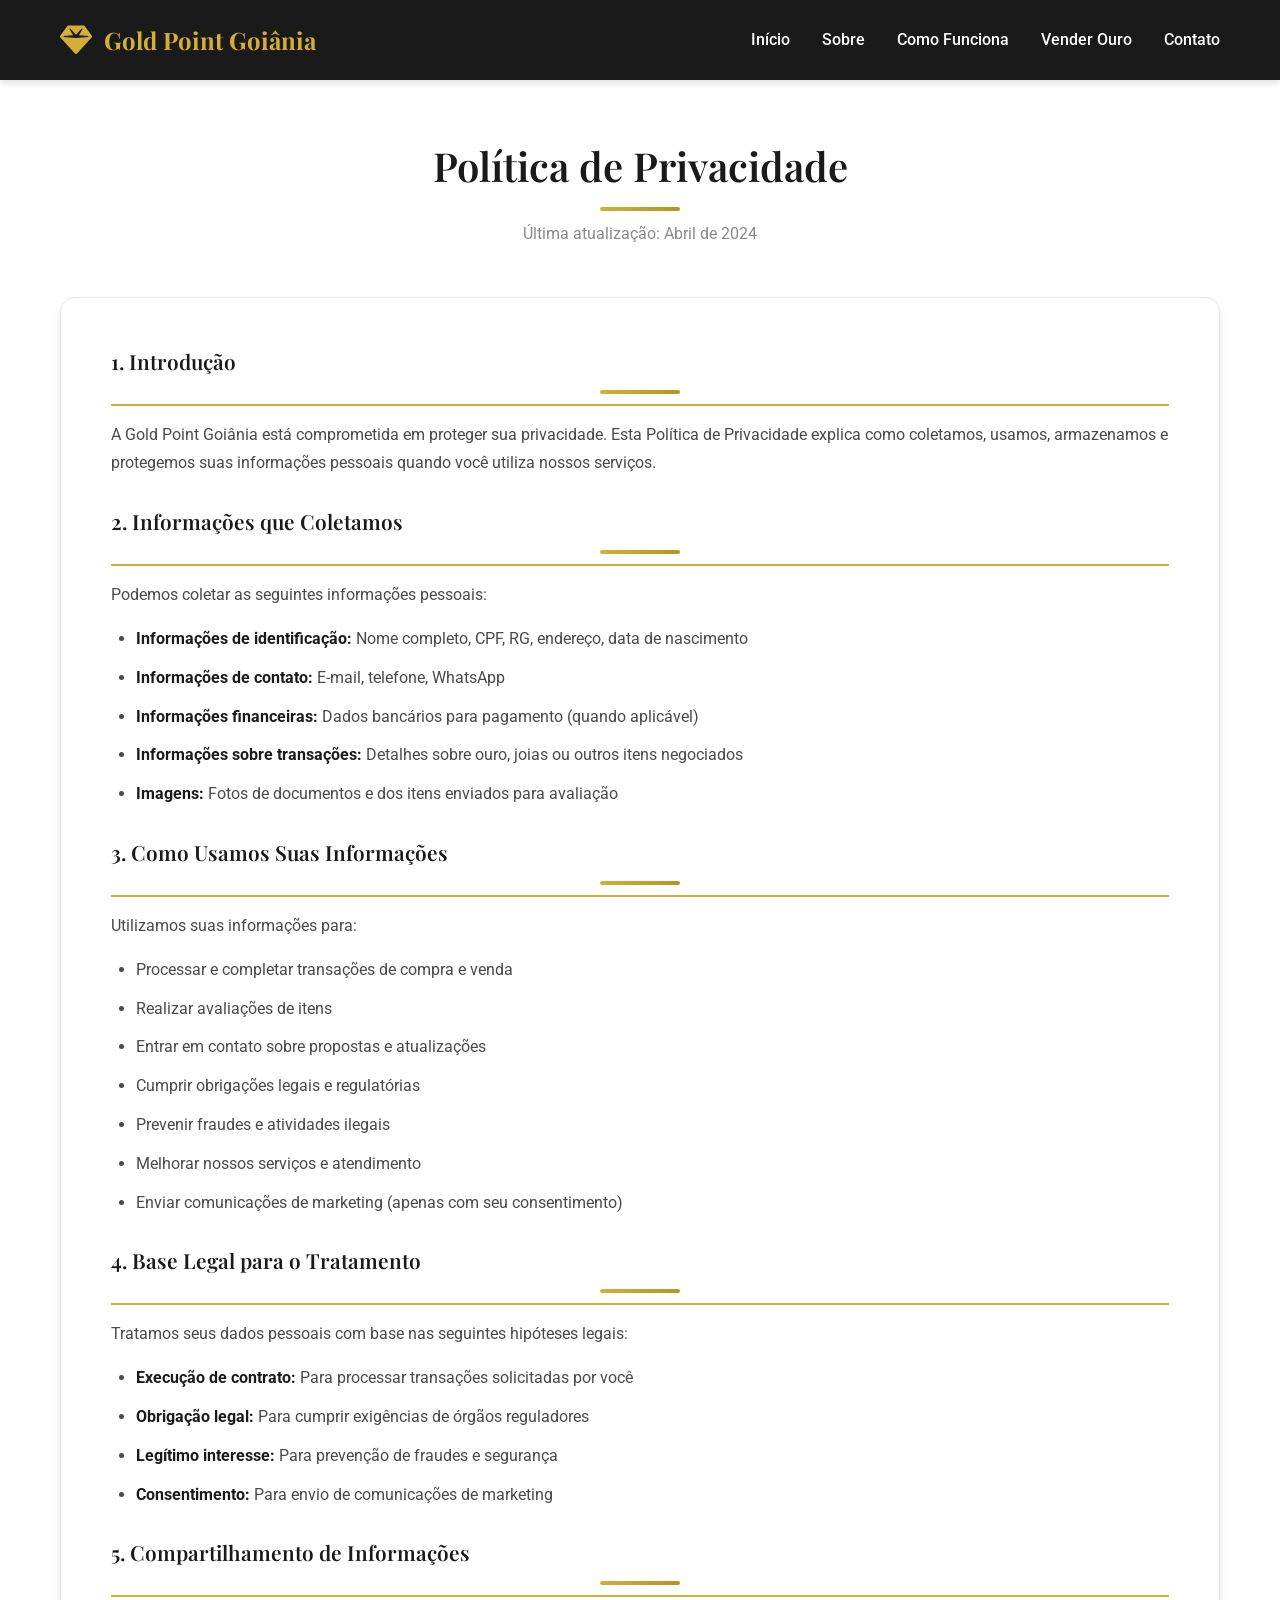
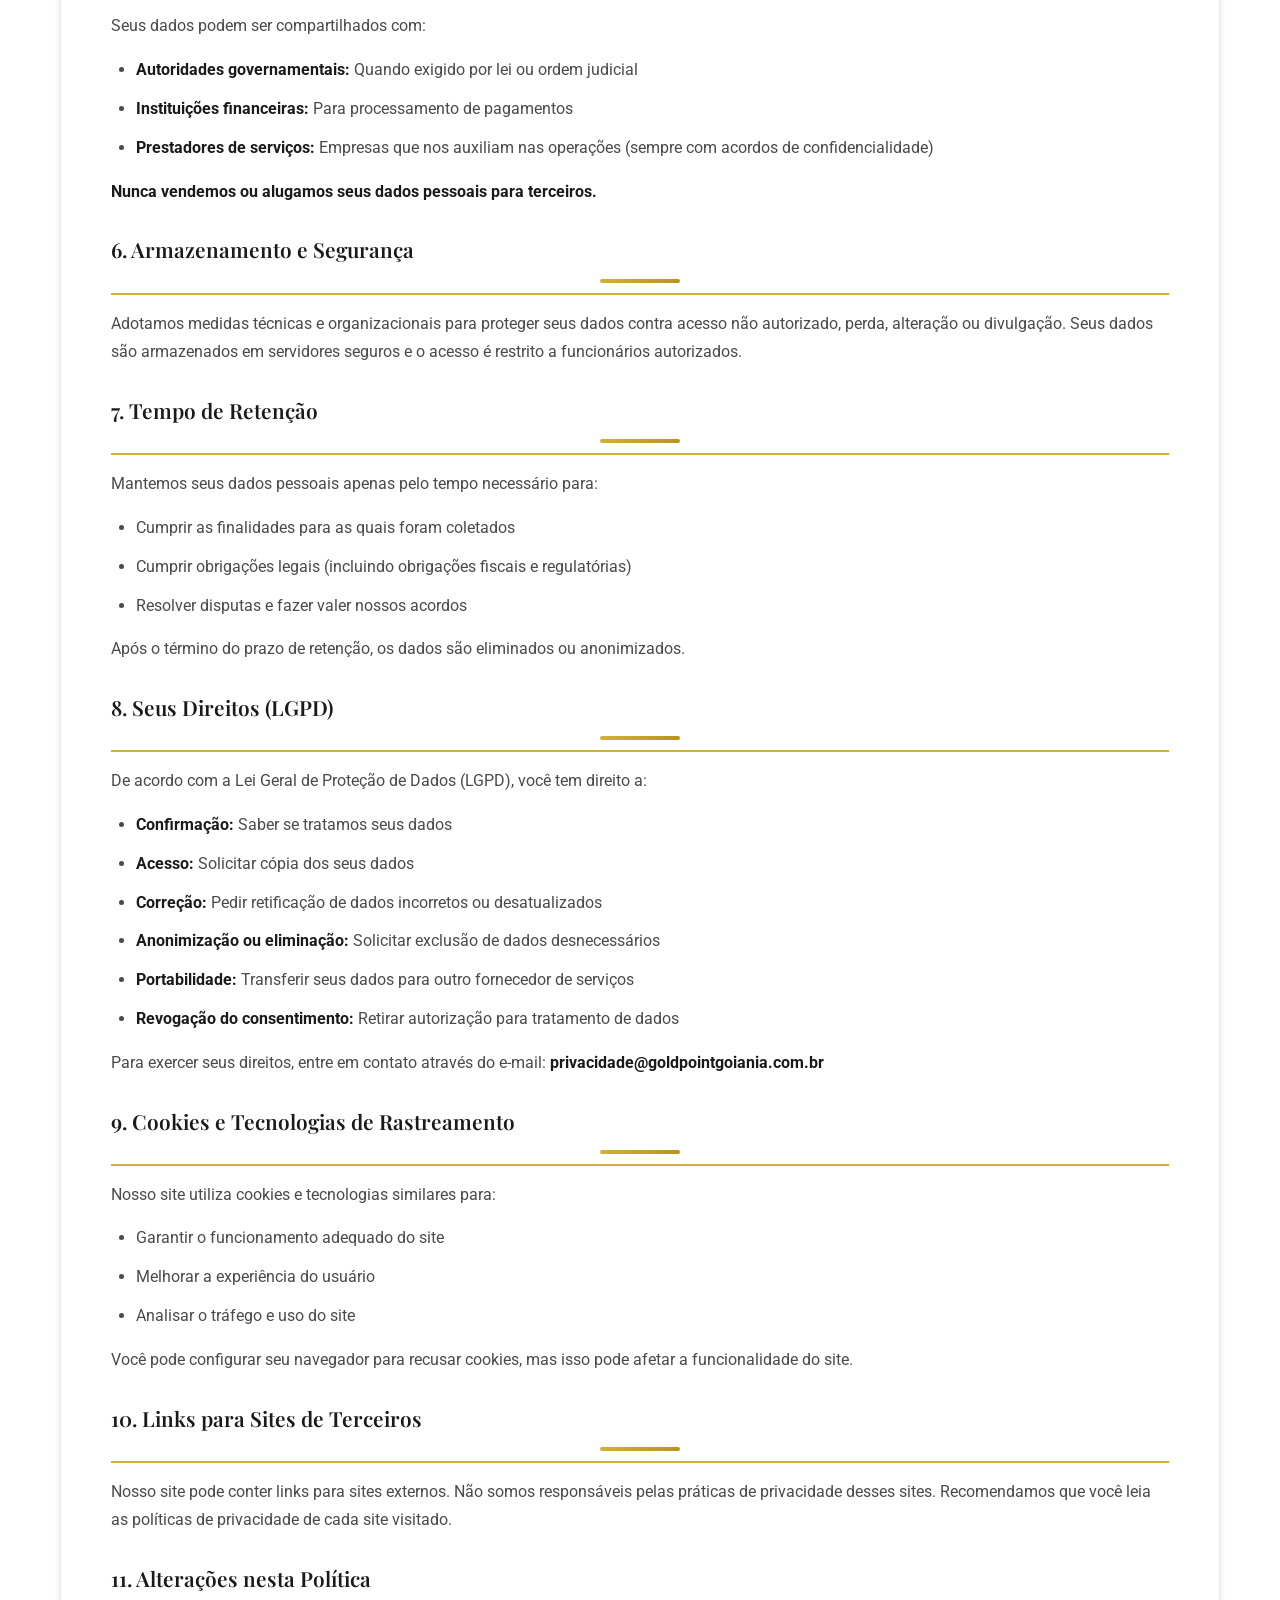
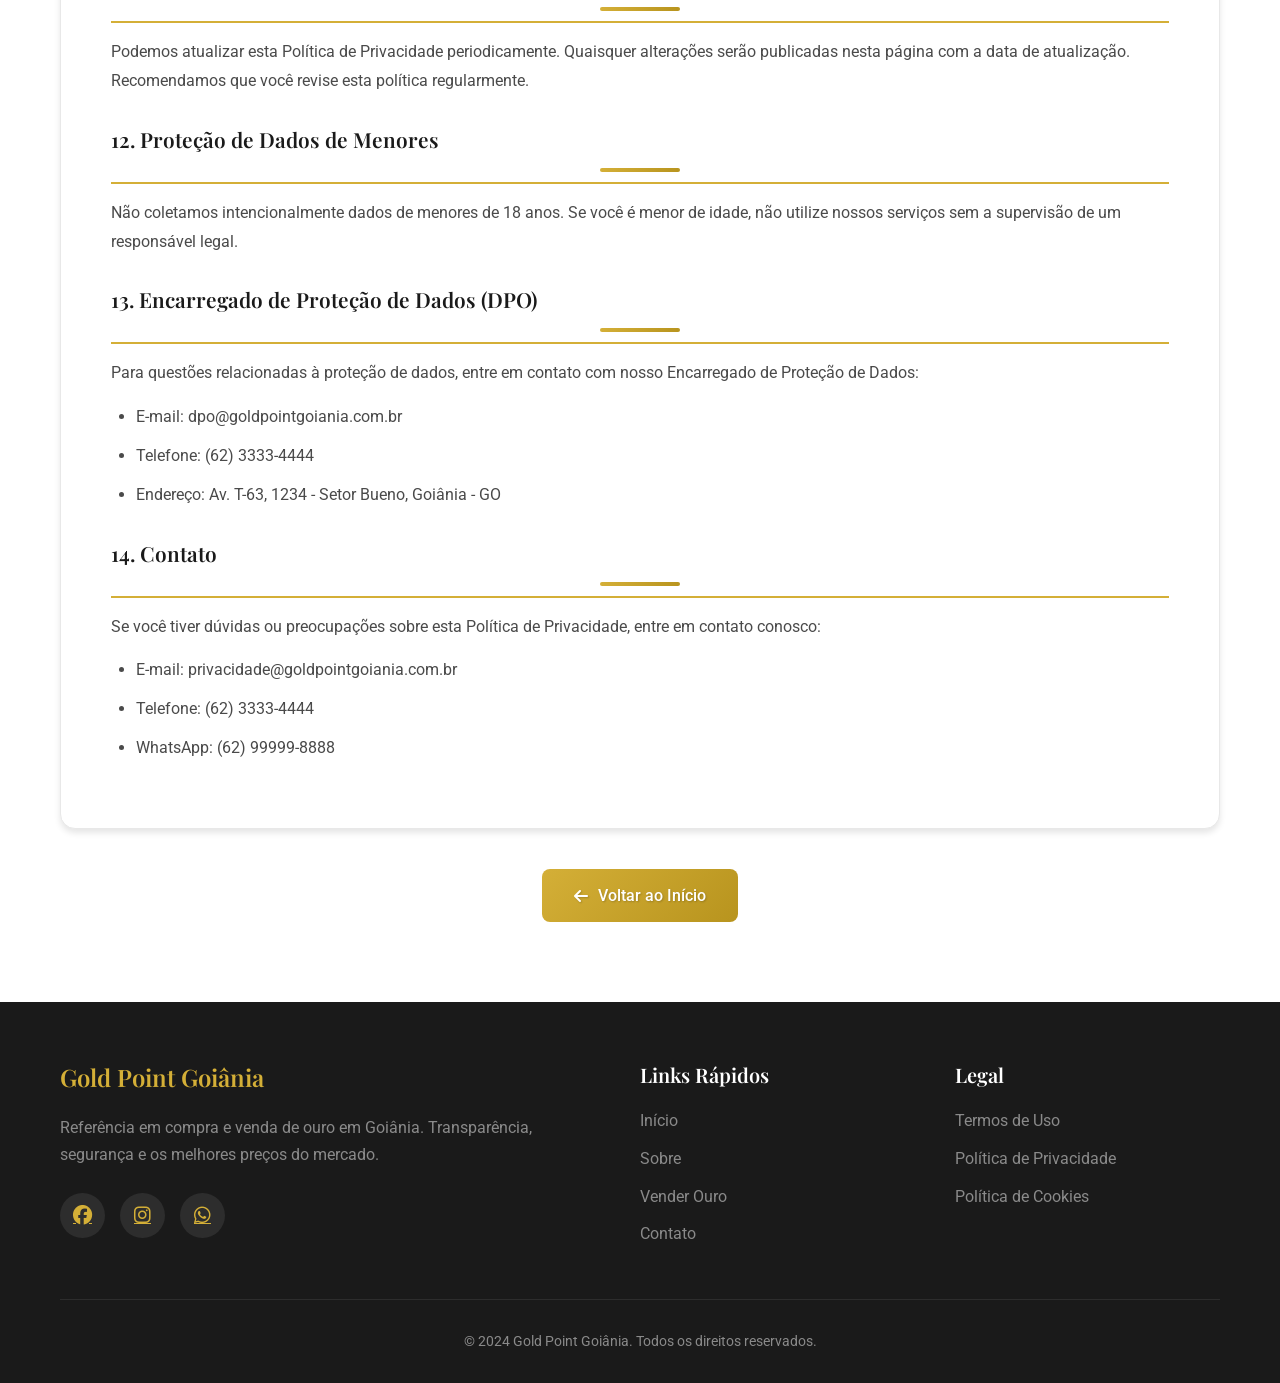
<file: gold-point-goiania/privacidade.html>
<!DOCTYPE html>
<html lang="pt-BR">
<head>
    <meta charset="UTF-8">
    <meta name="viewport" content="width=device-width, initial-scale=1.0">
    <title>Política de Privacidade - Gold Point Goiânia</title>
    <link rel="stylesheet" href="css/style.css">
    <link rel="stylesheet" href="css/pages.css">
    <link rel="preconnect" href="https://fonts.googleapis.com">
    <link rel="preconnect" href="https://fonts.gstatic.com" crossorigin>
    <link href="https://fonts.googleapis.com/css2?family=Playfair+Display:wght@400;600;700&family=Roboto:wght@300;400;500;700&display=swap" rel="stylesheet">
    <link rel="stylesheet" href="https://cdnjs.cloudflare.com/ajax/libs/font-awesome/6.4.0/css/all.min.css">
</head>
<body>
    <!-- Header -->
    <header class="header">
        <div class="container">
            <div class="logo">
                <i class="fas fa-gem"></i>
                <span>Gold Point Goiânia</span>
            </div>
            <nav class="nav">
                <ul>
                    <li><a href="index.html">Início</a></li>
                    <li><a href="index.html#sobre">Sobre</a></li>
                    <li><a href="index.html#como-funciona">Como Funciona</a></li>
                    <li><a href="index.html#vender">Vender Ouro</a></li>
                    <li><a href="index.html#contato">Contato</a></li>
                </ul>
            </nav>
            <button class="mobile-menu-btn" id="mobileMenuBtn">
                <i class="fas fa-bars"></i>
            </button>
        </div>
    </header>

    <!-- Conteúdo Principal -->
    <main class="page-content">
        <div class="container">
            <div class="page-header">
                <h1>Política de Privacidade</h1>
                <p>Última atualização: Abril de 2024</p>
            </div>

            <div class="content-box">
                <h2>1. Introdução</h2>
                <p>A Gold Point Goiânia está comprometida em proteger sua privacidade. Esta Política de Privacidade explica como coletamos, usamos, armazenamos e protegemos suas informações pessoais quando você utiliza nossos serviços.</p>

                <h2>2. Informações que Coletamos</h2>
                <p>Podemos coletar as seguintes informações pessoais:</p>
                <ul>
                    <li><strong>Informações de identificação:</strong> Nome completo, CPF, RG, endereço, data de nascimento</li>
                    <li><strong>Informações de contato:</strong> E-mail, telefone, WhatsApp</li>
                    <li><strong>Informações financeiras:</strong> Dados bancários para pagamento (quando aplicável)</li>
                    <li><strong>Informações sobre transações:</strong> Detalhes sobre ouro, joias ou outros itens negociados</li>
                    <li><strong>Imagens:</strong> Fotos de documentos e dos itens enviados para avaliação</li>
                </ul>

                <h2>3. Como Usamos Suas Informações</h2>
                <p>Utilizamos suas informações para:</p>
                <ul>
                    <li>Processar e completar transações de compra e venda</li>
                    <li>Realizar avaliações de itens</li>
                    <li>Entrar em contato sobre propostas e atualizações</li>
                    <li>Cumprir obrigações legais e regulatórias</li>
                    <li>Prevenir fraudes e atividades ilegais</li>
                    <li>Melhorar nossos serviços e atendimento</li>
                    <li>Enviar comunicações de marketing (apenas com seu consentimento)</li>
                </ul>

                <h2>4. Base Legal para o Tratamento</h2>
                <p>Tratamos seus dados pessoais com base nas seguintes hipóteses legais:</p>
                <ul>
                    <li><strong>Execução de contrato:</strong> Para processar transações solicitadas por você</li>
                    <li><strong>Obrigação legal:</strong> Para cumprir exigências de órgãos reguladores</li>
                    <li><strong>Legítimo interesse:</strong> Para prevenção de fraudes e segurança</li>
                    <li><strong>Consentimento:</strong> Para envio de comunicações de marketing</li>
                </ul>

                <h2>5. Compartilhamento de Informações</h2>
                <p>Seus dados podem ser compartilhados com:</p>
                <ul>
                    <li><strong>Autoridades governamentais:</strong> Quando exigido por lei ou ordem judicial</li>
                    <li><strong>Instituições financeiras:</strong> Para processamento de pagamentos</li>
                    <li><strong>Prestadores de serviços:</strong> Empresas que nos auxiliam nas operações (sempre com acordos de confidencialidade)</li>
                </ul>
                <p><strong>Nunca vendemos ou alugamos seus dados pessoais para terceiros.</strong></p>

                <h2>6. Armazenamento e Segurança</h2>
                <p>Adotamos medidas técnicas e organizacionais para proteger seus dados contra acesso não autorizado, perda, alteração ou divulgação. Seus dados são armazenados em servidores seguros e o acesso é restrito a funcionários autorizados.</p>

                <h2>7. Tempo de Retenção</h2>
                <p>Mantemos seus dados pessoais apenas pelo tempo necessário para:</p>
                <ul>
                    <li>Cumprir as finalidades para as quais foram coletados</li>
                    <li>Cumprir obrigações legais (incluindo obrigações fiscais e regulatórias)</li>
                    <li>Resolver disputas e fazer valer nossos acordos</li>
                </ul>
                <p>Após o término do prazo de retenção, os dados são eliminados ou anonimizados.</p>

                <h2>8. Seus Direitos (LGPD)</h2>
                <p>De acordo com a Lei Geral de Proteção de Dados (LGPD), você tem direito a:</p>
                <ul>
                    <li><strong>Confirmação:</strong> Saber se tratamos seus dados</li>
                    <li><strong>Acesso:</strong> Solicitar cópia dos seus dados</li>
                    <li><strong>Correção:</strong> Pedir retificação de dados incorretos ou desatualizados</li>
                    <li><strong>Anonimização ou eliminação:</strong> Solicitar exclusão de dados desnecessários</li>
                    <li><strong>Portabilidade:</strong> Transferir seus dados para outro fornecedor de serviços</li>
                    <li><strong>Revogação do consentimento:</strong> Retirar autorização para tratamento de dados</li>
                </ul>
                <p>Para exercer seus direitos, entre em contato através do e-mail: <strong>privacidade@goldpointgoiania.com.br</strong></p>

                <h2>9. Cookies e Tecnologias de Rastreamento</h2>
                <p>Nosso site utiliza cookies e tecnologias similares para:</p>
                <ul>
                    <li>Garantir o funcionamento adequado do site</li>
                    <li>Melhorar a experiência do usuário</li>
                    <li>Analisar o tráfego e uso do site</li>
                </ul>
                <p>Você pode configurar seu navegador para recusar cookies, mas isso pode afetar a funcionalidade do site.</p>

                <h2>10. Links para Sites de Terceiros</h2>
                <p>Nosso site pode conter links para sites externos. Não somos responsáveis pelas práticas de privacidade desses sites. Recomendamos que você leia as políticas de privacidade de cada site visitado.</p>

                <h2>11. Alterações nesta Política</h2>
                <p>Podemos atualizar esta Política de Privacidade periodicamente. Quaisquer alterações serão publicadas nesta página com a data de atualização. Recomendamos que você revise esta política regularmente.</p>

                <h2>12. Proteção de Dados de Menores</h2>
                <p>Não coletamos intencionalmente dados de menores de 18 anos. Se você é menor de idade, não utilize nossos serviços sem a supervisão de um responsável legal.</p>

                <h2>13. Encarregado de Proteção de Dados (DPO)</h2>
                <p>Para questões relacionadas à proteção de dados, entre em contato com nosso Encarregado de Proteção de Dados:</p>
                <ul>
                    <li>E-mail: dpo@goldpointgoiania.com.br</li>
                    <li>Telefone: (62) 3333-4444</li>
                    <li>Endereço: Av. T-63, 1234 - Setor Bueno, Goiânia - GO</li>
                </ul>

                <h2>14. Contato</h2>
                <p>Se você tiver dúvidas ou preocupações sobre esta Política de Privacidade, entre em contato conosco:</p>
                <ul>
                    <li>E-mail: privacidade@goldpointgoiania.com.br</li>
                    <li>Telefone: (62) 3333-4444</li>
                    <li>WhatsApp: (62) 99999-8888</li>
                </ul>
            </div>

            <div class="page-nav">
                <a href="index.html" class="btn btn-primary">
                    <i class="fas fa-arrow-left"></i> Voltar ao Início
                </a>
            </div>
        </div>
    </main>

    <!-- Footer -->
    <footer class="footer">
        <div class="container">
            <div class="footer-content">
                <div class="footer-sobre">
                    <h3>Gold Point Goiânia</h3>
                    <p>Referência em compra e venda de ouro em Goiânia. Transparência, segurança e os melhores preços do mercado.</p>
                    <div class="footer-redes">
                        <a href="#"><i class="fab fa-facebook"></i></a>
                        <a href="#"><i class="fab fa-instagram"></i></a>
                        <a href="#"><i class="fab fa-whatsapp"></i></a>
                    </div>
                </div>
                <div class="footer-links">
                    <h4>Links Rápidos</h4>
                    <ul>
                        <li><a href="index.html">Início</a></li>
                        <li><a href="index.html#sobre">Sobre</a></li>
                        <li><a href="index.html#vender">Vender Ouro</a></li>
                        <li><a href="index.html#contato">Contato</a></li>
                    </ul>
                </div>
                <div class="footer-links">
                    <h4>Legal</h4>
                    <ul>
                        <li><a href="termos.html">Termos de Uso</a></li>
                        <li><a href="privacidade.html">Política de Privacidade</a></li>
                        <li><a href="#">Política de Cookies</a></li>
                    </ul>
                </div>
            </div>
            <div class="footer-bottom">
                <p>&copy; 2024 Gold Point Goiânia. Todos os direitos reservados.</p>
            </div>
        </div>
    </footer>

    <script src="js/main.js"></script>
</body>
</html>
</file>
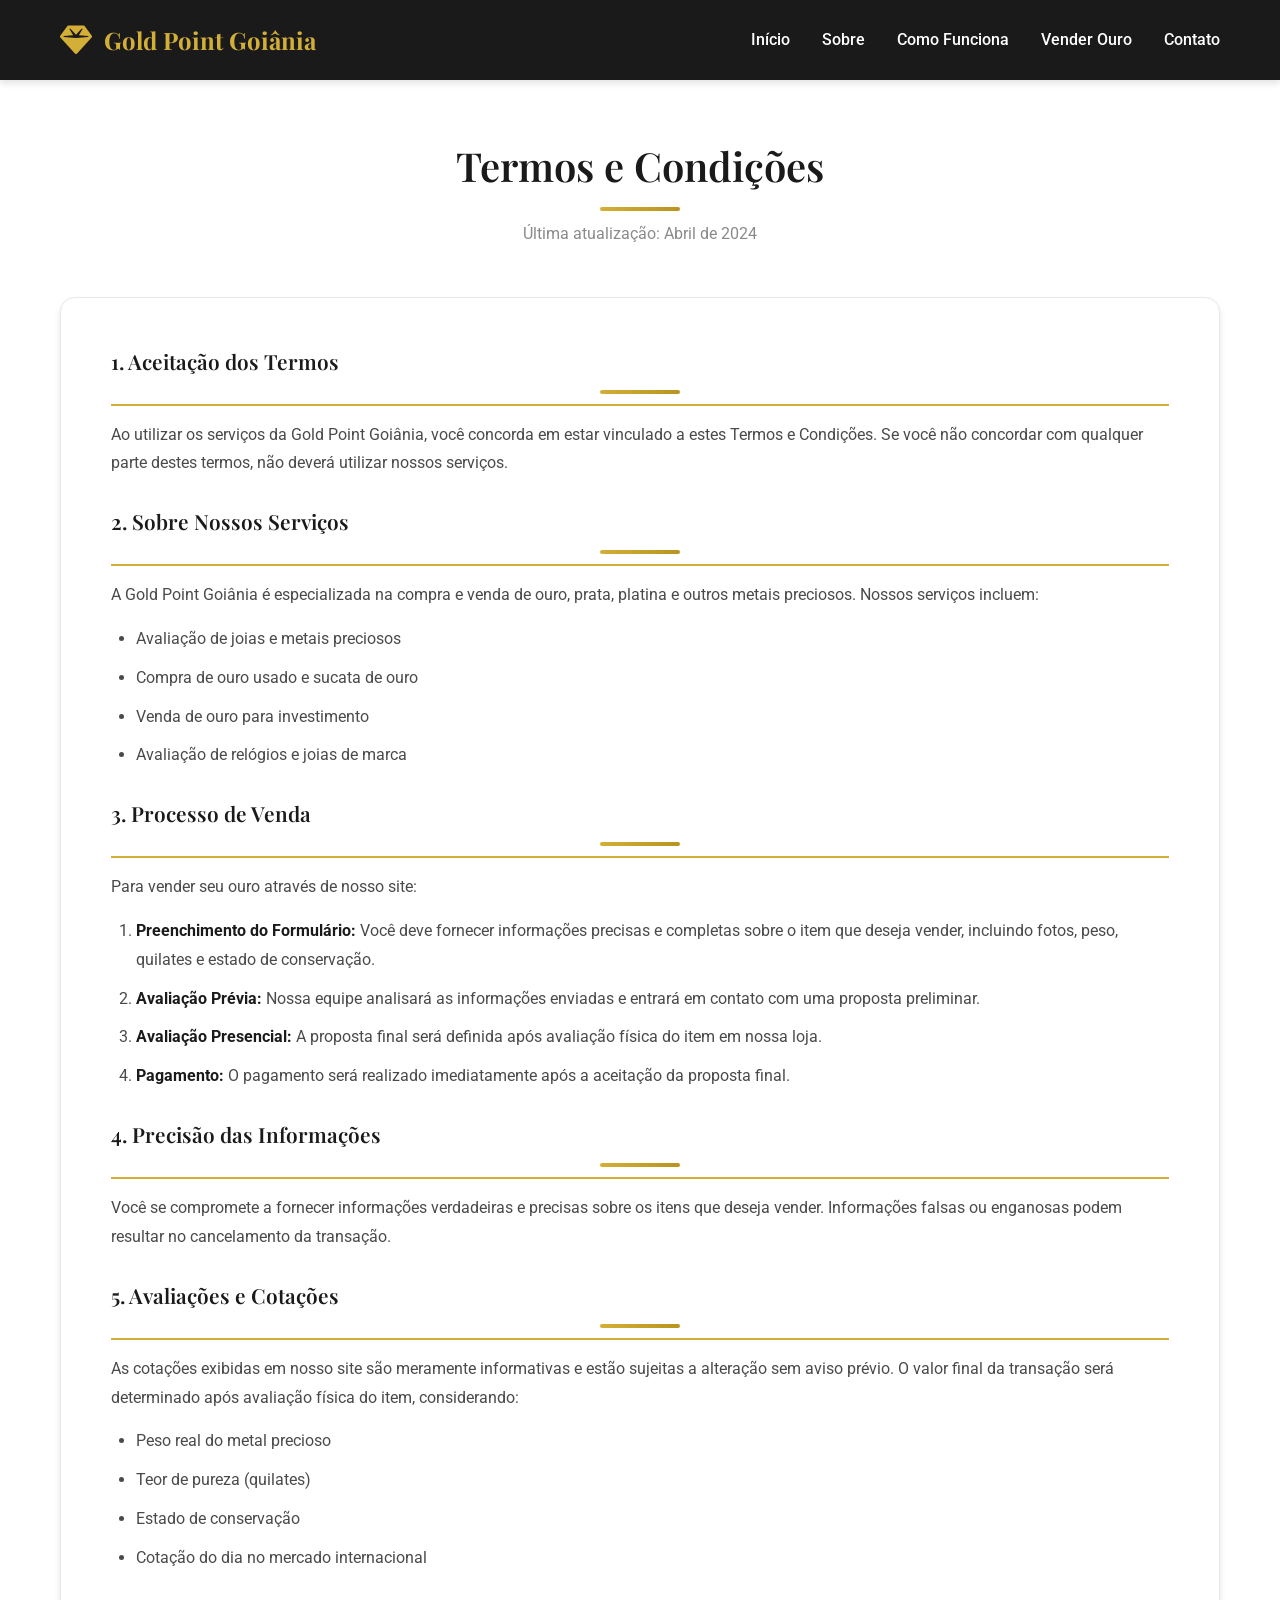
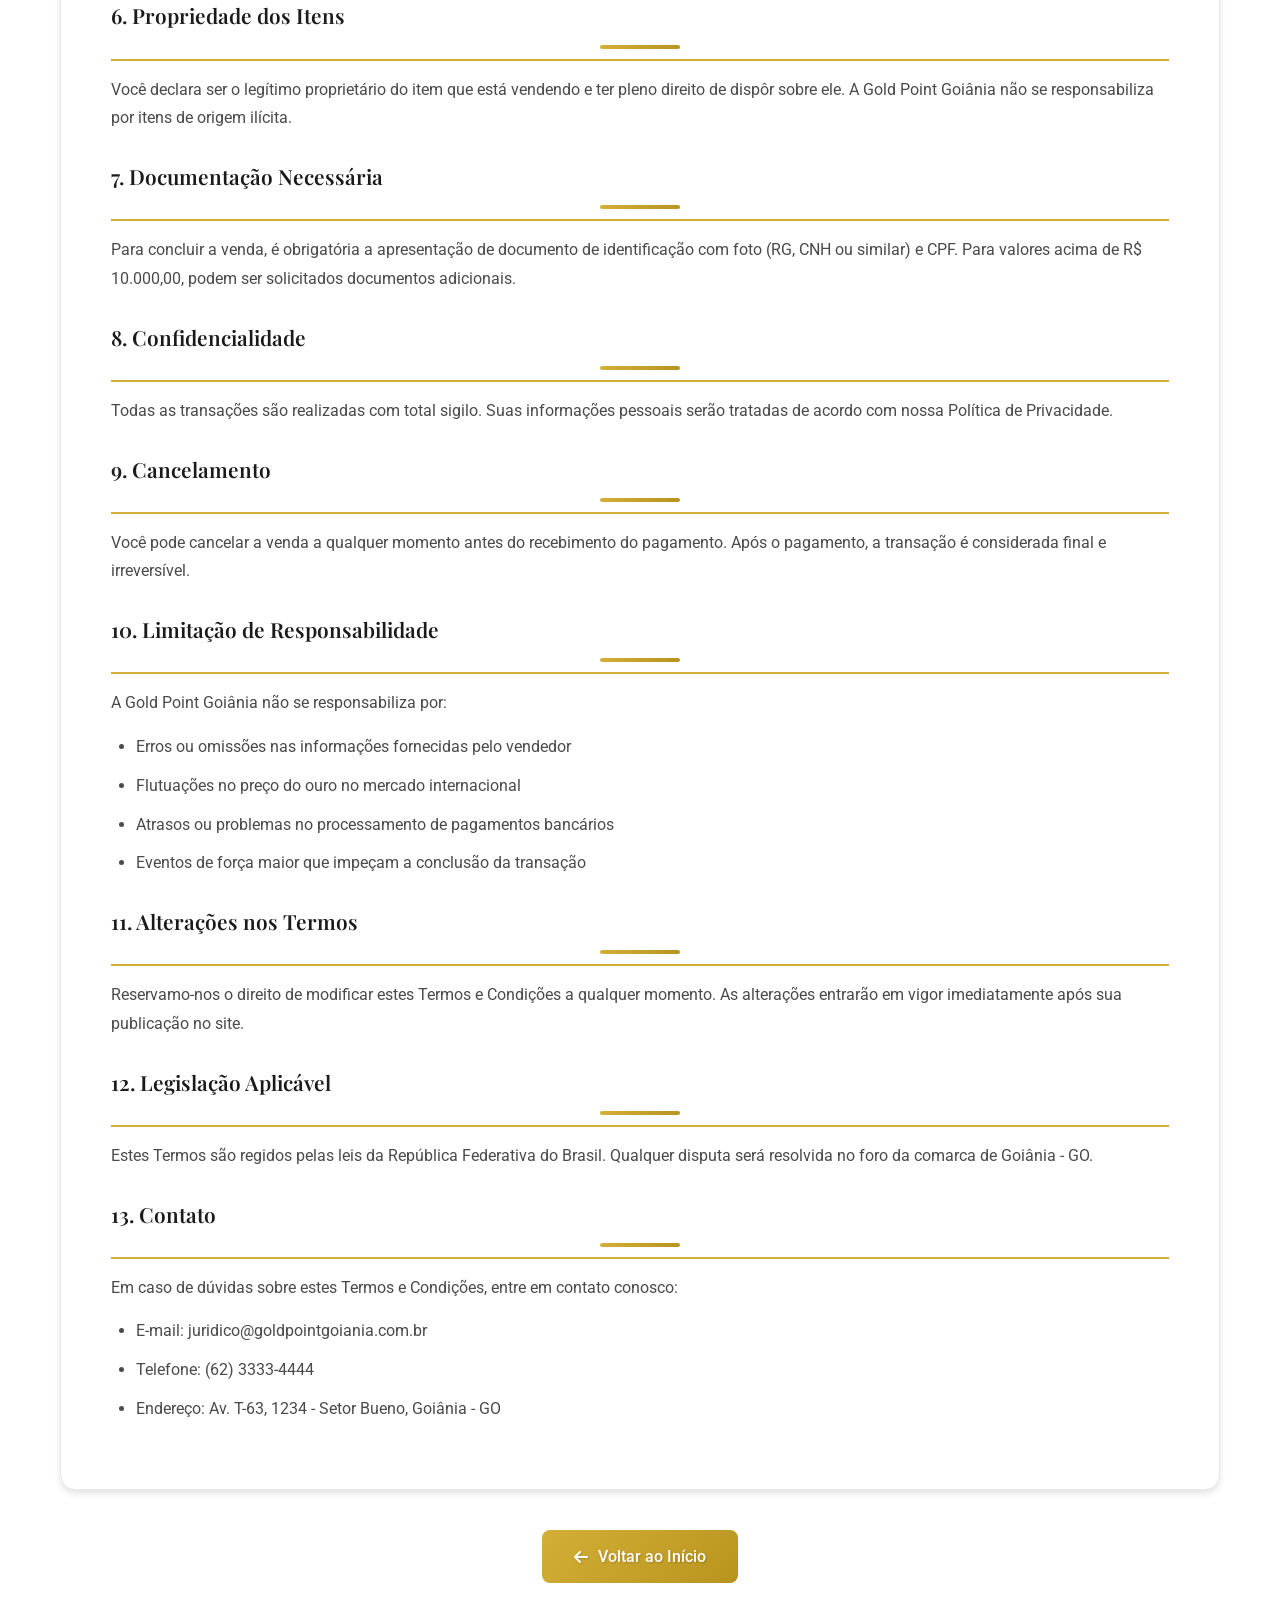
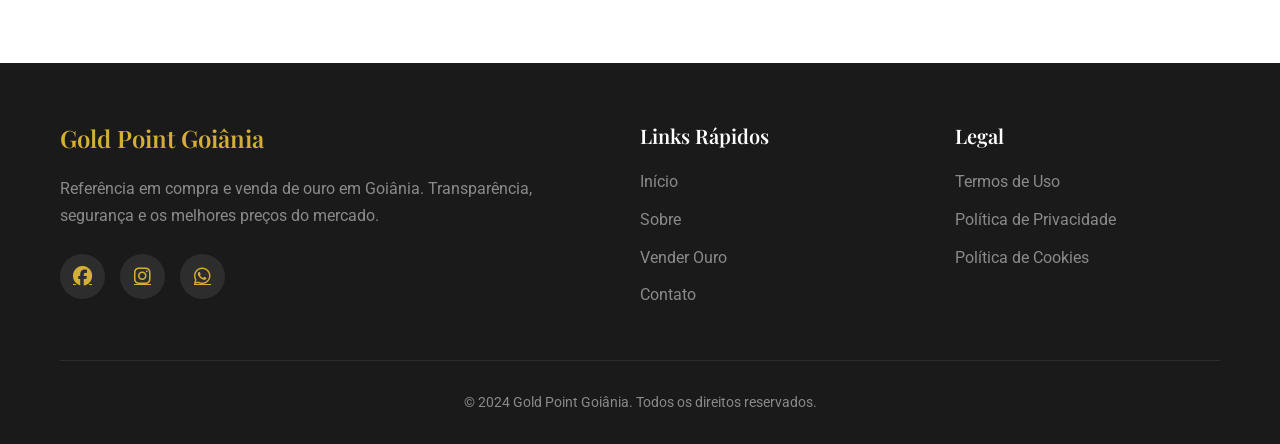
<file: gold-point-goiania/termos.html>
<!DOCTYPE html>
<html lang="pt-BR">
<head>
    <meta charset="UTF-8">
    <meta name="viewport" content="width=device-width, initial-scale=1.0">
    <title>Termos e Condições - Gold Point Goiânia</title>
    <link rel="stylesheet" href="css/style.css">
    <link rel="stylesheet" href="css/pages.css">
    <link rel="preconnect" href="https://fonts.googleapis.com">
    <link rel="preconnect" href="https://fonts.gstatic.com" crossorigin>
    <link href="https://fonts.googleapis.com/css2?family=Playfair+Display:wght@400;600;700&family=Roboto:wght@300;400;500;700&display=swap" rel="stylesheet">
    <link rel="stylesheet" href="https://cdnjs.cloudflare.com/ajax/libs/font-awesome/6.4.0/css/all.min.css">
</head>
<body>
    <!-- Header -->
    <header class="header">
        <div class="container">
            <div class="logo">
                <i class="fas fa-gem"></i>
                <span>Gold Point Goiânia</span>
            </div>
            <nav class="nav">
                <ul>
                    <li><a href="index.html">Início</a></li>
                    <li><a href="index.html#sobre">Sobre</a></li>
                    <li><a href="index.html#como-funciona">Como Funciona</a></li>
                    <li><a href="index.html#vender">Vender Ouro</a></li>
                    <li><a href="index.html#contato">Contato</a></li>
                </ul>
            </nav>
            <button class="mobile-menu-btn" id="mobileMenuBtn">
                <i class="fas fa-bars"></i>
            </button>
        </div>
    </header>

    <!-- Conteúdo Principal -->
    <main class="page-content">
        <div class="container">
            <div class="page-header">
                <h1>Termos e Condições</h1>
                <p>Última atualização: Abril de 2024</p>
            </div>

            <div class="content-box">
                <h2>1. Aceitação dos Termos</h2>
                <p>Ao utilizar os serviços da Gold Point Goiânia, você concorda em estar vinculado a estes Termos e Condições. Se você não concordar com qualquer parte destes termos, não deverá utilizar nossos serviços.</p>

                <h2>2. Sobre Nossos Serviços</h2>
                <p>A Gold Point Goiânia é especializada na compra e venda de ouro, prata, platina e outros metais preciosos. Nossos serviços incluem:</p>
                <ul>
                    <li>Avaliação de joias e metais preciosos</li>
                    <li>Compra de ouro usado e sucata de ouro</li>
                    <li>Venda de ouro para investimento</li>
                    <li>Avaliação de relógios e joias de marca</li>
                </ul>

                <h2>3. Processo de Venda</h2>
                <p>Para vender seu ouro através de nosso site:</p>
                <ol>
                    <li><strong>Preenchimento do Formulário:</strong> Você deve fornecer informações precisas e completas sobre o item que deseja vender, incluindo fotos, peso, quilates e estado de conservação.</li>
                    <li><strong>Avaliação Prévia:</strong> Nossa equipe analisará as informações enviadas e entrará em contato com uma proposta preliminar.</li>
                    <li><strong>Avaliação Presencial:</strong> A proposta final será definida após avaliação física do item em nossa loja.</li>
                    <li><strong>Pagamento:</strong> O pagamento será realizado imediatamente após a aceitação da proposta final.</li>
                </ol>

                <h2>4. Precisão das Informações</h2>
                <p>Você se compromete a fornecer informações verdadeiras e precisas sobre os itens que deseja vender. Informações falsas ou enganosas podem resultar no cancelamento da transação.</p>

                <h2>5. Avaliações e Cotações</h2>
                <p>As cotações exibidas em nosso site são meramente informativas e estão sujeitas a alteração sem aviso prévio. O valor final da transação será determinado após avaliação física do item, considerando:</p>
                <ul>
                    <li>Peso real do metal precioso</li>
                    <li>Teor de pureza (quilates)</li>
                    <li>Estado de conservação</li>
                    <li>Cotação do dia no mercado internacional</li>
                </ul>

                <h2>6. Propriedade dos Itens</h2>
                <p>Você declara ser o legítimo proprietário do item que está vendendo e ter pleno direito de dispôr sobre ele. A Gold Point Goiânia não se responsabiliza por itens de origem ilícita.</p>

                <h2>7. Documentação Necessária</h2>
                <p>Para concluir a venda, é obrigatória a apresentação de documento de identificação com foto (RG, CNH ou similar) e CPF. Para valores acima de R$ 10.000,00, podem ser solicitados documentos adicionais.</p>

                <h2>8. Confidencialidade</h2>
                <p>Todas as transações são realizadas com total sigilo. Suas informações pessoais serão tratadas de acordo com nossa Política de Privacidade.</p>

                <h2>9. Cancelamento</h2>
                <p>Você pode cancelar a venda a qualquer momento antes do recebimento do pagamento. Após o pagamento, a transação é considerada final e irreversível.</p>

                <h2>10. Limitação de Responsabilidade</h2>
                <p>A Gold Point Goiânia não se responsabiliza por:</p>
                <ul>
                    <li>Erros ou omissões nas informações fornecidas pelo vendedor</li>
                    <li>Flutuações no preço do ouro no mercado internacional</li>
                    <li>Atrasos ou problemas no processamento de pagamentos bancários</li>
                    <li>Eventos de força maior que impeçam a conclusão da transação</li>
                </ul>

                <h2>11. Alterações nos Termos</h2>
                <p>Reservamo-nos o direito de modificar estes Termos e Condições a qualquer momento. As alterações entrarão em vigor imediatamente após sua publicação no site.</p>

                <h2>12. Legislação Aplicável</h2>
                <p>Estes Termos são regidos pelas leis da República Federativa do Brasil. Qualquer disputa será resolvida no foro da comarca de Goiânia - GO.</p>

                <h2>13. Contato</h2>
                <p>Em caso de dúvidas sobre estes Termos e Condições, entre em contato conosco:</p>
                <ul>
                    <li>E-mail: juridico@goldpointgoiania.com.br</li>
                    <li>Telefone: (62) 3333-4444</li>
                    <li>Endereço: Av. T-63, 1234 - Setor Bueno, Goiânia - GO</li>
                </ul>
            </div>

            <div class="page-nav">
                <a href="index.html" class="btn btn-primary">
                    <i class="fas fa-arrow-left"></i> Voltar ao Início
                </a>
            </div>
        </div>
    </main>

    <!-- Footer -->
    <footer class="footer">
        <div class="container">
            <div class="footer-content">
                <div class="footer-sobre">
                    <h3>Gold Point Goiânia</h3>
                    <p>Referência em compra e venda de ouro em Goiânia. Transparência, segurança e os melhores preços do mercado.</p>
                    <div class="footer-redes">
                        <a href="#"><i class="fab fa-facebook"></i></a>
                        <a href="#"><i class="fab fa-instagram"></i></a>
                        <a href="#"><i class="fab fa-whatsapp"></i></a>
                    </div>
                </div>
                <div class="footer-links">
                    <h4>Links Rápidos</h4>
                    <ul>
                        <li><a href="index.html">Início</a></li>
                        <li><a href="index.html#sobre">Sobre</a></li>
                        <li><a href="index.html#vender">Vender Ouro</a></li>
                        <li><a href="index.html#contato">Contato</a></li>
                    </ul>
                </div>
                <div class="footer-links">
                    <h4>Legal</h4>
                    <ul>
                        <li><a href="termos.html">Termos de Uso</a></li>
                        <li><a href="privacidade.html">Política de Privacidade</a></li>
                        <li><a href="#">Política de Cookies</a></li>
                    </ul>
                </div>
            </div>
            <div class="footer-bottom">
                <p>&copy; 2024 Gold Point Goiânia. Todos os direitos reservados.</p>
            </div>
        </div>
    </footer>

    <script src="js/main.js"></script>
</body>
</html>
</file>
<file: farmacia-online/styles.css>
/* Reset e Estilos Gerais */
* {
    margin: 0;
    padding: 0;
    box-sizing: border-box;
}

:root {
    --primary-color: #00a651;
    --primary-dark: #008a42;
    --secondary-color: #0066cc;
    --accent-color: #ff6b35;
    --text-color: #333;
    --text-light: #666;
    --bg-light: #f5f7fa;
    --white: #ffffff;
    --border-color: #e0e0e0;
    --success-color: #28a745;
    --danger-color: #dc3545;
    --warning-color: #ffc107;
    --shadow: 0 2px 10px rgba(0, 0, 0, 0.1);
    --shadow-hover: 0 4px 20px rgba(0, 0, 0, 0.15);
}

html {
    scroll-behavior: smooth;
}

body {
    font-family: 'Poppins', sans-serif;
    background-color: var(--bg-light);
    color: var(--text-color);
    line-height: 1.6;
}

.container {
    max-width: 1200px;
    margin: 0 auto;
    padding: 0 20px;
}

/* Cabeçalho */
.header {
    background: var(--white);
    box-shadow: var(--shadow);
    position: sticky;
    top: 0;
    z-index: 100;
}

.header .container {
    display: flex;
    justify-content: space-between;
    align-items: center;
    padding: 15px 20px;
    flex-wrap: wrap;
    gap: 15px;
}

.logo {
    display: flex;
    align-items: center;
    gap: 10px;
}

.logo-icon {
    font-size: 2.5rem;
}

.logo h1 {
    font-size: 1.5rem;
    color: var(--primary-color);
    font-weight: 600;
}

.header-actions {
    display: flex;
    align-items: center;
    gap: 20px;
}

.search-bar {
    display: flex;
    align-items: center;
    background: var(--bg-light);
    border-radius: 25px;
    overflow: hidden;
    border: 2px solid var(--border-color);
    transition: border-color 0.3s;
}

.search-bar:focus-within {
    border-color: var(--primary-color);
}

.search-bar input {
    border: none;
    padding: 10px 15px;
    width: 250px;
    background: transparent;
    font-size: 0.95rem;
    outline: none;
}

.search-btn {
    background: var(--primary-color);
    border: none;
    padding: 10px 15px;
    cursor: pointer;
    font-size: 1rem;
    transition: background 0.3s;
}

.search-btn:hover {
    background: var(--primary-dark);
}

.cart-btn {
    background: var(--secondary-color);
    color: var(--white);
    border: none;
    padding: 10px 20px;
    border-radius: 25px;
    cursor: pointer;
    font-size: 1rem;
    font-weight: 500;
    display: flex;
    align-items: center;
    gap: 8px;
    transition: background 0.3s, transform 0.2s;
    position: relative;
}

.cart-btn:hover {
    background: #0052a3;
    transform: scale(1.05);
}

.cart-count {
    background: var(--accent-color);
    color: var(--white);
    border-radius: 50%;
    padding: 2px 8px;
    font-size: 0.8rem;
    font-weight: 600;
    position: absolute;
    top: -5px;
    right: -5px;
}

/* Navegação */
.nav {
    background: var(--primary-color);
    padding: 10px 0;
}

.nav-list {
    display: flex;
    list-style: none;
    gap: 5px;
    overflow-x: auto;
    padding: 5px 0;
    scrollbar-width: thin;
}

.nav-list::-webkit-scrollbar {
    height: 4px;
}

.nav-list::-webkit-scrollbar-thumb {
    background: rgba(255, 255, 255, 0.3);
    border-radius: 2px;
}

.nav-list li a {
    color: var(--white);
    text-decoration: none;
    padding: 8px 16px;
    border-radius: 20px;
    font-size: 0.9rem;
    white-space: nowrap;
    transition: background 0.3s;
    display: block;
}

.nav-list li a:hover,
.nav-list li a.active {
    background: rgba(255, 255, 255, 0.2);
}

/* Banner */
.banner {
    background: linear-gradient(135deg, var(--primary-color), var(--secondary-color));
    padding: 40px 0;
    margin-bottom: 30px;
}

.banner-content {
    text-align: center;
    color: var(--white);
}

.banner-content h2 {
    font-size: 2rem;
    margin-bottom: 10px;
}

.banner-content p {
    font-size: 1.1rem;
    margin-bottom: 20px;
    opacity: 0.9;
}

.btn-banner {
    background: var(--white);
    color: var(--primary-color);
    border: none;
    padding: 12px 30px;
    border-radius: 25px;
    font-size: 1rem;
    font-weight: 600;
    cursor: pointer;
    transition: transform 0.3s, box-shadow 0.3s;
}

.btn-banner:hover {
    transform: translateY(-2px);
    box-shadow: var(--shadow-hover);
}

/* Produtos */
.main {
    padding: 20px 0 40px;
}

.section-title {
    font-size: 1.8rem;
    color: var(--text-color);
    margin-bottom: 25px;
    padding-bottom: 10px;
    border-bottom: 3px solid var(--primary-color);
    display: inline-block;
}

.products-grid {
    display: grid;
    grid-template-columns: repeat(auto-fill, minmax(260px, 1fr));
    gap: 25px;
}

.product-card {
    background: var(--white);
    border-radius: 15px;
    overflow: hidden;
    box-shadow: var(--shadow);
    transition: transform 0.3s, box-shadow 0.3s;
    position: relative;
}

.product-card:hover {
    transform: translateY(-5px);
    box-shadow: var(--shadow-hover);
}

.product-badge {
    position: absolute;
    top: 10px;
    right: 10px;
    background: var(--accent-color);
    color: var(--white);
    padding: 4px 12px;
    border-radius: 15px;
    font-size: 0.75rem;
    font-weight: 600;
    z-index: 1;
}

.product-badge.oferta {
    background: var(--danger-color);
}

.product-badge.novo {
    background: var(--success-color);
}

.product-image {
    width: 100%;
    height: 180px;
    background: var(--bg-light);
    display: flex;
    align-items: center;
    justify-content: center;
    font-size: 4rem;
    border-bottom: 1px solid var(--border-color);
}

.product-info {
    padding: 15px;
}

.product-category {
    color: var(--primary-color);
    font-size: 0.8rem;
    font-weight: 500;
    text-transform: uppercase;
    letter-spacing: 0.5px;
    margin-bottom: 5px;
}

.product-name {
    font-size: 1.1rem;
    font-weight: 600;
    color: var(--text-color);
    margin-bottom: 8px;
    line-height: 1.3;
}

.product-description {
    font-size: 0.85rem;
    color: var(--text-light);
    margin-bottom: 10px;
    line-height: 1.4;
}

.product-laboratory {
    font-size: 0.8rem;
    color: var(--text-light);
    margin-bottom: 10px;
}

.product-price-old {
    font-size: 0.9rem;
    color: var(--text-light);
    text-decoration: line-through;
    margin-right: 8px;
}

.product-price {
    font-size: 1.4rem;
    font-weight: 700;
    color: var(--primary-color);
    margin-bottom: 12px;
}

.product-price-installments {
    font-size: 0.8rem;
    color: var(--text-light);
    margin-bottom: 12px;
}

.btn-add-cart {
    width: 100%;
    background: var(--primary-color);
    color: var(--white);
    border: none;
    padding: 12px;
    border-radius: 8px;
    font-size: 0.95rem;
    font-weight: 600;
    cursor: pointer;
    transition: background 0.3s, transform 0.2s;
    display: flex;
    align-items: center;
    justify-content: center;
    gap: 8px;
}

.btn-add-cart:hover {
    background: var(--primary-dark);
    transform: scale(1.02);
}

.btn-add-cart:active {
    transform: scale(0.98);
}

.btn-add-cart.added {
    background: var(--success-color);
}

/* Modal do Carrinho */
.cart-modal {
    display: none;
    position: fixed;
    top: 0;
    left: 0;
    width: 100%;
    height: 100%;
    z-index: 1000;
}

.cart-modal.active {
    display: block;
}

.cart-overlay {
    position: absolute;
    top: 0;
    left: 0;
    width: 100%;
    height: 100%;
    background: rgba(0, 0, 0, 0.5);
}

.cart-content {
    position: absolute;
    right: 0;
    top: 0;
    width: 400px;
    max-width: 100%;
    height: 100%;
    background: var(--white);
    display: flex;
    flex-direction: column;
    animation: slideIn 0.3s ease;
}

@keyframes slideIn {
    from {
        transform: translateX(100%);
    }
    to {
        transform: translateX(0);
    }
}

.cart-header {
    padding: 20px;
    border-bottom: 1px solid var(--border-color);
    display: flex;
    justify-content: space-between;
    align-items: center;
}

.cart-header h3 {
    font-size: 1.2rem;
}

.close-btn {
    background: none;
    border: none;
    font-size: 1.5rem;
    cursor: pointer;
    color: var(--text-light);
    transition: color 0.3s;
}

.close-btn:hover {
    color: var(--text-color);
}

.cart-items {
    flex: 1;
    overflow-y: auto;
    padding: 15px;
}

.empty-cart {
    text-align: center;
    color: var(--text-light);
    padding: 40px 20px;
    font-size: 1rem;
}

.cart-item {
    display: flex;
    gap: 12px;
    padding: 12px 0;
    border-bottom: 1px solid var(--border-color);
}

.cart-item-image {
    width: 60px;
    height: 60px;
    background: var(--bg-light);
    border-radius: 8px;
    display: flex;
    align-items: center;
    justify-content: center;
    font-size: 1.5rem;
    flex-shrink: 0;
}

.cart-item-info {
    flex: 1;
}

.cart-item-name {
    font-weight: 500;
    font-size: 0.9rem;
    margin-bottom: 5px;
}

.cart-item-price {
    color: var(--primary-color);
    font-weight: 600;
    font-size: 0.95rem;
}

.cart-item-controls {
    display: flex;
    align-items: center;
    gap: 10px;
    margin-top: 8px;
}

.quantity-btn {
    background: var(--bg-light);
    border: none;
    width: 28px;
    height: 28px;
    border-radius: 5px;
    cursor: pointer;
    font-size: 1rem;
    display: flex;
    align-items: center;
    justify-content: center;
    transition: background 0.3s;
}

.quantity-btn:hover {
    background: var(--border-color);
}

.quantity-value {
    font-weight: 500;
    min-width: 20px;
    text-align: center;
}

.remove-item-btn {
    background: none;
    border: none;
    color: var(--danger-color);
    cursor: pointer;
    font-size: 0.85rem;
    margin-left: auto;
    transition: opacity 0.3s;
}

.remove-item-btn:hover {
    opacity: 0.7;
}

.cart-footer {
    padding: 20px;
    border-top: 1px solid var(--border-color);
    background: var(--bg-light);
}

.cart-total {
    display: flex;
    justify-content: space-between;
    align-items: center;
    margin-bottom: 15px;
    font-size: 1.2rem;
    font-weight: 600;
}

.total-value {
    color: var(--primary-color);
    font-size: 1.5rem;
}

.cart-actions {
    display: flex;
    gap: 10px;
}

.btn-clear {
    flex: 1;
    background: var(--white);
    color: var(--danger-color);
    border: 2px solid var(--danger-color);
    padding: 12px;
    border-radius: 8px;
    font-weight: 600;
    cursor: pointer;
    transition: all 0.3s;
}

.btn-clear:hover {
    background: var(--danger-color);
    color: var(--white);
}

.btn-checkout {
    flex: 2;
    background: var(--primary-color);
    color: var(--white);
    border: none;
    padding: 12px;
    border-radius: 8px;
    font-weight: 600;
    cursor: pointer;
    transition: background 0.3s;
}

.btn-checkout:hover {
    background: var(--primary-dark);
}

/* Modal de Checkout */
.checkout-modal {
    display: none;
    position: fixed;
    top: 0;
    left: 0;
    width: 100%;
    height: 100%;
    z-index: 1001;
}

.checkout-modal.active {
    display: block;
}

.checkout-overlay {
    position: absolute;
    top: 0;
    left: 0;
    width: 100%;
    height: 100%;
    background: rgba(0, 0, 0, 0.5);
}

.checkout-content {
    position: absolute;
    top: 50%;
    left: 50%;
    transform: translate(-50%, -50%);
    width: 90%;
    max-width: 600px;
    max-height: 90vh;
    background: var(--white);
    border-radius: 15px;
    overflow: hidden;
    animation: fadeIn 0.3s ease;
}

@keyframes fadeIn {
    from {
        opacity: 0;
        transform: translate(-50%, -50%) scale(0.9);
    }
    to {
        opacity: 1;
        transform: translate(-50%, -50%) scale(1);
    }
}

.checkout-header {
    padding: 20px;
    background: var(--primary-color);
    color: var(--white);
    display: flex;
    justify-content: space-between;
    align-items: center;
}

.checkout-header h3 {
    font-size: 1.2rem;
}

.checkout-header .close-btn {
    color: var(--white);
}

.checkout-form {
    padding: 20px;
    overflow-y: auto;
    max-height: calc(90vh - 140px);
}

.form-group {
    margin-bottom: 15px;
}

.form-group label {
    display: block;
    margin-bottom: 5px;
    font-weight: 500;
    font-size: 0.9rem;
}

.form-group input,
.form-group select {
    width: 100%;
    padding: 10px 12px;
    border: 2px solid var(--border-color);
    border-radius: 8px;
    font-size: 0.95rem;
    font-family: inherit;
    transition: border-color 0.3s;
}

.form-group input:focus,
.form-group select:focus {
    outline: none;
    border-color: var(--primary-color);
}

.form-row {
    display: grid;
    grid-template-columns: 1fr 1fr;
    gap: 15px;
}

.checkbox-group {
    display: flex;
    align-items: flex-start;
    gap: 10px;
}

.checkbox-group input {
    width: auto;
    margin-top: 3px;
}

.checkbox-group label {
    font-size: 0.85rem;
    color: var(--text-light);
}

.checkout-summary {
    background: var(--bg-light);
    padding: 15px;
    border-radius: 8px;
    margin-bottom: 15px;
}

.checkout-summary h4 {
    margin-bottom: 10px;
    color: var(--primary-color);
}

.checkout-summary-item {
    display: flex;
    justify-content: space-between;
    padding: 5px 0;
    font-size: 0.9rem;
}

.checkout-total {
    display: flex;
    justify-content: space-between;
    padding-top: 10px;
    margin-top: 10px;
    border-top: 1px solid var(--border-color);
    font-weight: 600;
    font-size: 1.1rem;
}

#checkout-total-value {
    color: var(--primary-color);
}

.btn-confirm {
    width: 100%;
    background: var(--success-color);
    color: var(--white);
    border: none;
    padding: 15px;
    border-radius: 8px;
    font-size: 1rem;
    font-weight: 600;
    cursor: pointer;
    transition: background 0.3s;
}

.btn-confirm:hover {
    background: #218838;
}

/* Modal de Confirmação */
.confirmation-modal {
    display: none;
    position: fixed;
    top: 0;
    left: 0;
    width: 100%;
    height: 100%;
    z-index: 1002;
    align-items: center;
    justify-content: center;
    background: rgba(0, 0, 0, 0.5);
}

.confirmation-modal.active {
    display: flex;
}

.confirmation-content {
    background: var(--white);
    padding: 40px;
    border-radius: 15px;
    text-align: center;
    max-width: 400px;
    animation: fadeIn 0.3s ease;
}

.confirmation-icon {
    font-size: 4rem;
    margin-bottom: 15px;
}

.confirmation-content h3 {
    color: var(--success-color);
    margin-bottom: 10px;
    font-size: 1.5rem;
}

.confirmation-content p {
    color: var(--text-light);
    margin-bottom: 10px;
}

.order-number {
    background: var(--bg-light);
    padding: 10px;
    border-radius: 8px;
    margin: 15px 0;
}

.btn-close {
    background: var(--primary-color);
    color: var(--white);
    border: none;
    padding: 12px 30px;
    border-radius: 25px;
    font-size: 1rem;
    font-weight: 600;
    cursor: pointer;
    transition: background 0.3s;
    margin-top: 15px;
}

.btn-close:hover {
    background: var(--primary-dark);
}

/* Rodapé */
.footer {
    background: var(--text-color);
    color: var(--white);
    padding: 40px 0 20px;
    margin-top: 40px;
}

.footer-content {
    display: grid;
    grid-template-columns: repeat(auto-fit, minmax(250px, 1fr));
    gap: 30px;
    margin-bottom: 30px;
}

.footer-section h4 {
    font-size: 1.1rem;
    margin-bottom: 15px;
    color: var(--primary-color);
}

.footer-section p {
    font-size: 0.9rem;
    margin-bottom: 8px;
    opacity: 0.9;
}

.footer-bottom {
    text-align: center;
    padding-top: 20px;
    border-top: 1px solid rgba(255, 255, 255, 0.1);
}

.footer-bottom p {
    font-size: 0.85rem;
    opacity: 0.8;
    margin-bottom: 5px;
}

/* Responsivo */
@media (max-width: 768px) {
    .header .container {
        flex-direction: column;
        text-align: center;
    }

    .header-actions {
        width: 100%;
        flex-direction: column;
    }

    .search-bar {
        width: 100%;
    }

    .search-bar input {
        width: 100%;
    }

    .cart-btn {
        width: 100%;
        justify-content: center;
    }

    .nav-list {
        justify-content: flex-start;
    }

    .banner-content h2 {
        font-size: 1.5rem;
    }

    .products-grid {
        grid-template-columns: repeat(auto-fill, minmax(200px, 1fr));
        gap: 15px;
    }

    .cart-content {
        width: 100%;
    }

    .checkout-content {
        width: 95%;
        max-height: 85vh;
    }

    .form-row {
        grid-template-columns: 1fr;
    }
}

@media (max-width: 480px) {
    .logo h1 {
        font-size: 1.2rem;
    }

    .products-grid {
        grid-template-columns: 1fr;
    }

    .product-price {
        font-size: 1.2rem;
    }
}

/* Notificação Toast */
.toast {
    position: fixed;
    bottom: 20px;
    right: 20px;
    background: var(--success-color);
    color: var(--white);
    padding: 15px 25px;
    border-radius: 8px;
    box-shadow: var(--shadow-hover);
    transform: translateX(120%);
    transition: transform 0.3s ease;
    z-index: 1003;
}

.toast.show {
    transform: translateX(0);
}

.toast.error {
    background: var(--danger-color);
}

/* Filtro de produtos não encontrados */
.no-products {
    grid-column: 1 / -1;
    text-align: center;
    padding: 60px 20px;
    color: var(--text-light);
}

.no-products h3 {
    font-size: 1.3rem;
    margin-bottom: 10px;
}
</file>
<file: gold-point-goiania/css/style.css>
/* ============================================
   Gold Point Goiânia - Estilos CSS
   ============================================ */

/* Variáveis de Cores */
:root {
    --ouro-principal: #D4AF37;
    --ouro-claro: #F4E4A6;
    --ouro-escuro: #B8941E;
    --preto: #1A1A1A;
    --preto-claro: #2D2D2D;
    --cinza-escuro: #4A4A4A;
    --cinza: #8A8A8A;
    --cinza-claro: #E8E8E8;
    --branco: #FFFFFF;
    --vermelho: #E74C3C;
    --verde: #27AE60;
    
    --fonte-titulo: 'Playfair Display', serif;
    --fonte-texto: 'Roboto', sans-serif;
    
    --sombra: 0 4px 6px rgba(0, 0, 0, 0.1);
    --sombra-hover: 0 8px 16px rgba(0, 0, 0, 0.15);
    --transicao: all 0.3s ease;
}

/* Reset e Base */
* {
    margin: 0;
    padding: 0;
    box-sizing: border-box;
}

html {
    scroll-behavior: smooth;
}

body {
    font-family: var(--fonte-texto);
    color: var(--preto);
    line-height: 1.6;
    background-color: var(--branco);
}

.container {
    max-width: 1200px;
    margin: 0 auto;
    padding: 0 20px;
}

/* Tipografia */
h1, h2, h3, h4, h5, h6 {
    font-family: var(--fonte-titulo);
    font-weight: 600;
    line-height: 1.3;
}

h1 { font-size: 3rem; }
h2 { font-size: 2.5rem; }
h3 { font-size: 1.5rem; }
h4 { font-size: 1.25rem; }

/* Botões */
.btn {
    display: inline-flex;
    align-items: center;
    justify-content: center;
    gap: 10px;
    padding: 14px 32px;
    font-size: 1rem;
    font-weight: 500;
    text-decoration: none;
    border: none;
    border-radius: 8px;
    cursor: pointer;
    transition: var(--transicao);
}

.btn-primary {
    background: linear-gradient(135deg, var(--ouro-principal), var(--ouro-escuro));
    color: var(--branco);
    text-shadow: 1px 1px 2px rgba(0, 0, 0, 0.2);
}

.btn-primary:hover {
    background: linear-gradient(135deg, var(--ouro-claro), var(--ouro-principal));
    transform: translateY(-2px);
    box-shadow: var(--sombra-hover);
}

.btn-secondary {
    background: transparent;
    color: var(--branco);
    border: 2px solid var(--branco);
}

.btn-secondary:hover {
    background: var(--branco);
    color: var(--preto);
}

.btn-large {
    padding: 16px 48px;
    font-size: 1.1rem;
}

/* ============================================
   Header
   ============================================ */
.header {
    position: fixed;
    top: 0;
    left: 0;
    right: 0;
    background: var(--preto);
    z-index: 1000;
    box-shadow: var(--sombra);
}

.header .container {
    display: flex;
    justify-content: space-between;
    align-items: center;
    height: 80px;
}

.logo {
    display: flex;
    align-items: center;
    gap: 12px;
    font-family: var(--fonte-titulo);
    font-size: 1.5rem;
    font-weight: 700;
    color: var(--ouro-principal);
}

.logo i {
    font-size: 2rem;
    color: var(--ouro-principal);
}

.nav ul {
    display: flex;
    list-style: none;
    gap: 32px;
}

.nav a {
    color: var(--branco);
    text-decoration: none;
    font-weight: 500;
    transition: var(--transicao);
    position: relative;
}

.nav a::after {
    content: '';
    position: absolute;
    bottom: -5px;
    left: 0;
    width: 0;
    height: 2px;
    background: var(--ouro-principal);
    transition: var(--transicao);
}

.nav a:hover {
    color: var(--ouro-principal);
}

.nav a:hover::after {
    width: 100%;
}

.mobile-menu-btn {
    display: none;
    background: none;
    border: none;
    color: var(--ouro-principal);
    font-size: 1.5rem;
    cursor: pointer;
}

/* ============================================
   Hero Section
   ============================================ */
.hero {
    position: relative;
    min-height: 100vh;
    display: flex;
    align-items: center;
    justify-content: center;
    background: linear-gradient(135deg, var(--preto) 0%, var(--preto-claro) 100%);
    background-image: url('https://images.unsplash.com/photo-1610375461246-83df859d849d?ixlib=rb-4.0.3&auto=format&fit=crop&w=1920&q=80');
    background-size: cover;
    background-position: center;
    background-attachment: fixed;
}

.hero-overlay {
    position: absolute;
    top: 0;
    left: 0;
    right: 0;
    bottom: 0;
    background: linear-gradient(135deg, rgba(26, 26, 26, 0.9) 0%, rgba(45, 45, 45, 0.8) 100%);
}

.hero-content {
    position: relative;
    z-index: 1;
    text-align: center;
    padding: 40px 20px;
}

.hero-content h1 {
    color: var(--branco);
    margin-bottom: 20px;
    font-size: 3.5rem;
    text-shadow: 2px 2px 4px rgba(0, 0, 0, 0.3);
}

.hero-content p {
    color: var(--cinza-claro);
    font-size: 1.25rem;
    max-width: 700px;
    margin: 0 auto 40px;
}

.hero-buttons {
    display: flex;
    gap: 20px;
    justify-content: center;
    flex-wrap: wrap;
}

/* ============================================
   Cotação
   ============================================ */
.cotacao {
    background: var(--ouro-principal);
    padding: 40px 0;
    margin-top: -5px;
}

.cotacao-grid {
    display: grid;
    grid-template-columns: repeat(4, 1fr);
    gap: 20px;
    margin-bottom: 15px;
}

.cotacao-item {
    background: rgba(255, 255, 255, 0.15);
    padding: 20px;
    border-radius: 10px;
    text-align: center;
    backdrop-filter: blur(10px);
}

.cotacao-label {
    display: block;
    color: var(--branco);
    font-weight: 500;
    margin-bottom: 8px;
}

.cotacao-valor {
    display: block;
    color: var(--branco);
    font-family: var(--fonte-titulo);
    font-size: 1.5rem;
    font-weight: 700;
}

.cotacao-aviso {
    text-align: center;
    color: var(--branco);
    font-size: 0.85rem;
    opacity: 0.9;
}

/* ============================================
   Seções Gerais
   ============================================ */
section {
    padding: 80px 0;
}

.section-subtitle {
    color: var(--cinza);
    font-size: 1.1rem;
    margin-top: -10px;
    margin-bottom: 50px;
}

h2 {
    text-align: center;
    margin-bottom: 15px;
    color: var(--preto);
    position: relative;
}

h2::after {
    content: '';
    display: block;
    width: 80px;
    height: 4px;
    background: linear-gradient(90deg, var(--ouro-principal), var(--ouro-escuro));
    margin: 15px auto 0;
    border-radius: 2px;
}

/* ============================================
   Sobre
   ============================================ */
.sobre {
    background: var(--branco);
}

.sobre-content {
    display: grid;
    grid-template-columns: 1fr 1fr;
    gap: 60px;
    align-items: center;
}

.sobre-texto h2 {
    text-align: left;
}

.sobre-texto h2::after {
    margin: 15px 0 0;
}

.sobre-texto p {
    margin-bottom: 20px;
    color: var(--cinza-escuro);
}

.diferenciais {
    list-style: none;
    margin-top: 30px;
}

.diferenciais li {
    display: flex;
    align-items: center;
    gap: 12px;
    margin-bottom: 15px;
    color: var(--cinza-escuro);
}

.diferenciais i {
    color: var(--ouro-principal);
    font-size: 1.2rem;
}

.sobre-imagem .imagem-placeholder {
    width: 100%;
    height: 400px;
    background: linear-gradient(135deg, var(--preto-claro), var(--cinza-escuro));
    border-radius: 15px;
    display: flex;
    flex-direction: column;
    align-items: center;
    justify-content: center;
    color: var(--ouro-principal);
}

.sobre-imagem i {
    font-size: 5rem;
    margin-bottom: 20px;
}

.sobre-imagem p {
    font-size: 1.2rem;
    color: var(--cinza-claro);
}

/* ============================================
   Como Funciona
   ============================================ */
.como-funciona {
    background: var(--cinza-claro);
}

.passos {
    display: grid;
    grid-template-columns: repeat(4, 1fr);
    gap: 30px;
}

.passo {
    background: var(--branco);
    padding: 40px 30px;
    border-radius: 15px;
    text-align: center;
    box-shadow: var(--sombra);
    transition: var(--transicao);
}

.passo:hover {
    transform: translateY(-10px);
    box-shadow: var(--sombra-hover);
}

.passo-numero {
    width: 60px;
    height: 60px;
    background: linear-gradient(135deg, var(--ouro-principal), var(--ouro-escuro));
    color: var(--branco);
    border-radius: 50%;
    display: flex;
    align-items: center;
    justify-content: center;
    font-size: 1.5rem;
    font-weight: 700;
    margin: 0 auto 25px;
}

.passo-conteudo h3 {
    margin-bottom: 15px;
    color: var(--preto);
}

.passo-conteudo p {
    color: var(--cinza);
    font-size: 0.95rem;
}

/* ============================================
   Vender Ouro - Formulário
   ============================================ */
.vender {
    background: var(--branco);
}

.form-venda {
    background: var(--branco);
    border-radius: 20px;
    padding: 50px;
    box-shadow: var(--sombra);
    border: 1px solid var(--cinza-claro);
}

.form-grid {
    display: flex;
    flex-direction: column;
    gap: 40px;
}

.form-section {
    border-bottom: 1px solid var(--cinza-claro);
    padding-bottom: 30px;
}

.form-section:last-of-type {
    border-bottom: none;
}

.form-section h3 {
    display: flex;
    align-items: center;
    gap: 12px;
    margin-bottom: 25px;
    color: var(--preto);
}

.form-section h3 i {
    color: var(--ouro-principal);
}

.form-row {
    display: grid;
    grid-template-columns: repeat(2, 1fr);
    gap: 25px;
    margin-bottom: 20px;
}

.form-group {
    display: flex;
    flex-direction: column;
}

.form-group.full-width {
    grid-column: 1 / -1;
}

.form-group label {
    font-weight: 500;
    margin-bottom: 8px;
    color: var(--preto);
}

.form-group input,
.form-group select,
.form-group textarea {
    padding: 14px 18px;
    border: 2px solid var(--cinza-claro);
    border-radius: 10px;
    font-size: 1rem;
    font-family: var(--fonte-texto);
    transition: var(--transicao);
    background: var(--branco);
}

.form-group input:focus,
.form-group select:focus,
.form-group textarea:focus {
    outline: none;
    border-color: var(--ouro-principal);
    box-shadow: 0 0 0 3px rgba(212, 175, 55, 0.1);
}

.form-group input::placeholder,
.form-group textarea::placeholder {
    color: var(--cinza);
}

.form-info {
    color: var(--cinza);
    font-size: 0.9rem;
    margin-bottom: 20px;
}

/* Upload Area */
.upload-area {
    border: 2px dashed var(--cinza-claro);
    border-radius: 15px;
    padding: 40px;
    text-align: center;
    transition: var(--transicao);
    cursor: pointer;
    background: var(--cinza-claro);
}

.upload-area:hover,
.upload-area.dragover {
    border-color: var(--ouro-principal);
    background: rgba(212, 175, 55, 0.05);
}

.upload-placeholder {
    color: var(--cinza);
}

.upload-placeholder i {
    font-size: 3rem;
    color: var(--ouro-principal);
    margin-bottom: 15px;
}

.upload-placeholder p {
    margin-bottom: 10px;
}

.upload-link {
    color: var(--ouro-principal);
    font-weight: 500;
    cursor: pointer;
}

.upload-max {
    font-size: 0.85rem;
    color: var(--cinza);
}

.preview-container {
    display: grid;
    grid-template-columns: repeat(auto-fill, minmax(120px, 1fr));
    gap: 15px;
    margin-top: 20px;
}

.preview-item {
    position: relative;
    border-radius: 10px;
    overflow: hidden;
    aspect-ratio: 1;
    box-shadow: var(--sombra);
}

.preview-item img {
    width: 100%;
    height: 100%;
    object-fit: cover;
}

.preview-item .remove-btn {
    position: absolute;
    top: 5px;
    right: 5px;
    width: 25px;
    height: 25px;
    background: var(--vermelho);
    color: var(--branco);
    border: none;
    border-radius: 50%;
    cursor: pointer;
    display: flex;
    align-items: center;
    justify-content: center;
    font-size: 0.8rem;
    transition: var(--transicao);
}

.preview-item .remove-btn:hover {
    background: #c0392b;
    transform: scale(1.1);
}

/* Checkbox Customizado */
.form-terms {
    margin: 30px 0;
}

.checkbox-container {
    display: flex;
    align-items: center;
    gap: 12px;
    cursor: pointer;
    user-select: none;
    font-size: 0.95rem;
    color: var(--cinza-escuro);
}

.checkbox-container input {
    display: none;
}

.checkmark {
    width: 22px;
    height: 22px;
    border: 2px solid var(--cinza-claro);
    border-radius: 5px;
    display: flex;
    align-items: center;
    justify-content: center;
    transition: var(--transicao);
    flex-shrink: 0;
}

.checkbox-container input:checked + .checkmark {
    background: var(--ouro-principal);
    border-color: var(--ouro-principal);
}

.checkbox-container input:checked + .checkmark::after {
    content: '✓';
    color: var(--branco);
    font-weight: 700;
    font-size: 0.9rem;
}

.link-termos {
    color: var(--ouro-principal);
    text-decoration: none;
}

.link-termos:hover {
    text-decoration: underline;
}

.form-submit {
    text-align: center;
    margin-top: 20px;
}

/* ============================================
   Depoimentos
   ============================================ */
.depoimentos {
    background: linear-gradient(135deg, var(--preto) 0%, var(--preto-claro) 100%);
    color: var(--branco);
}

.depoimentos h2 {
    color: var(--branco);
}

.depoimentos-grid {
    display: grid;
    grid-template-columns: repeat(3, 1fr);
    gap: 30px;
    margin-top: 50px;
}

.depoimento {
    background: rgba(255, 255, 255, 0.05);
    padding: 35px;
    border-radius: 15px;
    border: 1px solid rgba(255, 255, 255, 0.1);
}

.depoimento-estrelas {
    margin-bottom: 20px;
    color: var(--ouro-principal);
}

.depoimento p {
    font-style: italic;
    margin-bottom: 20px;
    line-height: 1.7;
    opacity: 0.9;
}

.depoimento-autor {
    color: var(--ouro-principal);
    font-weight: 500;
}

/* ============================================
   Contato
   ============================================ */
.contato {
    background: var(--cinza-claro);
}

.contato-content {
    display: grid;
    grid-template-columns: 1fr 1fr;
    gap: 50px;
    margin-top: 50px;
}

.contato-info {
    display: flex;
    flex-direction: column;
    gap: 30px;
}

.contato-item {
    display: flex;
    gap: 20px;
    align-items: flex-start;
}

.contato-item i {
    width: 50px;
    height: 50px;
    background: linear-gradient(135deg, var(--ouro-principal), var(--ouro-escuro));
    color: var(--branco);
    border-radius: 50%;
    display: flex;
    align-items: center;
    justify-content: center;
    font-size: 1.2rem;
    flex-shrink: 0;
}

.contato-item h4 {
    margin-bottom: 8px;
    color: var(--preto);
}

.contato-item p {
    color: var(--cinza-escuro);
    line-height: 1.7;
}

.contato-form {
    background: var(--branco);
    padding: 40px;
    border-radius: 15px;
    box-shadow: var(--sombra);
}

.contato-form h3 {
    margin-bottom: 25px;
    color: var(--preto);
}

.contato-form .form-group {
    margin-bottom: 20px;
}

.contato-form .form-group:last-of-type {
    margin-bottom: 0;
}

/* ============================================
   Footer
   ============================================ */
.footer {
    background: var(--preto);
    color: var(--branco);
    padding: 60px 0 30px;
}

.footer-content {
    display: grid;
    grid-template-columns: 2fr 1fr 1fr;
    gap: 50px;
    margin-bottom: 40px;
}

.footer-sobre h3 {
    color: var(--ouro-principal);
    margin-bottom: 20px;
    font-size: 1.5rem;
}

.footer-sobre p {
    color: var(--cinza);
    line-height: 1.7;
    margin-bottom: 25px;
}

.footer-redes {
    display: flex;
    gap: 15px;
}

.footer-redes a {
    width: 45px;
    height: 45px;
    background: var(--preto-claro);
    color: var(--ouro-principal);
    border-radius: 50%;
    display: flex;
    align-items: center;
    justify-content: center;
    font-size: 1.2rem;
    transition: var(--transicao);
}

.footer-redes a:hover {
    background: var(--ouro-principal);
    color: var(--branco);
    transform: translateY(-3px);
}

.footer-links h4 {
    color: var(--branco);
    margin-bottom: 20px;
}

.footer-links ul {
    list-style: none;
}

.footer-links li {
    margin-bottom: 12px;
}

.footer-links a {
    color: var(--cinza);
    text-decoration: none;
    transition: var(--transicao);
}

.footer-links a:hover {
    color: var(--ouro-principal);
    padding-left: 5px;
}

.footer-bottom {
    text-align: center;
    padding-top: 30px;
    border-top: 1px solid var(--preto-claro);
    color: var(--cinza);
    font-size: 0.9rem;
}

/* ============================================
   Modal
   ============================================ */
.modal {
    display: none;
    position: fixed;
    top: 0;
    left: 0;
    right: 0;
    bottom: 0;
    background: rgba(0, 0, 0, 0.7);
    z-index: 2000;
    align-items: center;
    justify-content: center;
}

.modal.active {
    display: flex;
}

.modal-content {
    background: var(--branco);
    padding: 50px;
    border-radius: 20px;
    text-align: center;
    max-width: 450px;
    width: 90%;
    box-shadow: var(--sombra-hover);
}

.modal-icon {
    font-size: 4rem;
    color: var(--verde);
    margin-bottom: 25px;
}

.modal-content h3 {
    margin-bottom: 15px;
    color: var(--preto);
}

.modal-content p {
    color: var(--cinza-escuro);
    margin-bottom: 30px;
}

/* ============================================
   Responsivo
   ============================================ */
@media (max-width: 1024px) {
    .cotacao-grid {
        grid-template-columns: repeat(2, 1fr);
    }
    
    .passos {
        grid-template-columns: repeat(2, 1fr);
    }
    
    .depoimentos-grid {
        grid-template-columns: repeat(2, 1fr);
    }
    
    .footer-content {
        grid-template-columns: 1fr 1fr;
    }
    
    .footer-sobre {
        grid-column: 1 / -1;
    }
}

@media (max-width: 768px) {
    h1 { font-size: 2.2rem; }
    h2 { font-size: 1.8rem; }
    
    .nav {
        display: none;
        position: absolute;
        top: 80px;
        left: 0;
        right: 0;
        background: var(--preto);
        padding: 20px;
        box-shadow: var(--sombra);
    }
    
    .nav.active {
        display: block;
    }
    
    .nav ul {
        flex-direction: column;
        gap: 20px;
    }
    
    .mobile-menu-btn {
        display: block;
    }
    
    .hero-content h1 {
        font-size: 2.5rem;
    }
    
    .hero-buttons {
        flex-direction: column;
        align-items: center;
    }
    
    .cotacao-grid {
        grid-template-columns: 1fr;
    }
    
    .sobre-content {
        grid-template-columns: 1fr;
        gap: 40px;
    }
    
    .sobre-texto h2 {
        text-align: center;
    }
    
    .sobre-texto h2::after {
        margin: 15px auto 0;
    }
    
    .passos {
        grid-template-columns: 1fr;
    }
    
    .form-venda {
        padding: 30px 20px;
    }
    
    .form-row {
        grid-template-columns: 1fr;
        gap: 15px;
    }
    
    .depoimentos-grid {
        grid-template-columns: 1fr;
    }
    
    .contato-content {
        grid-template-columns: 1fr;
    }
    
    .footer-content {
        grid-template-columns: 1fr;
        text-align: center;
    }
    
    .footer-redes {
        justify-content: center;
    }
}

@media (max-width: 480px) {
    .container {
        padding: 0 15px;
    }
    
    section {
        padding: 60px 0;
    }
    
    .hero-content h1 {
        font-size: 2rem;
    }
    
    .hero-content p {
        font-size: 1rem;
    }
    
    .btn {
        padding: 12px 24px;
        font-size: 0.95rem;
    }
    
    .btn-large {
        padding: 14px 32px;
        font-size: 1rem;
    }
    
    .form-group input,
    .form-group select,
    .form-group textarea {
        padding: 12px 14px;
        font-size: 0.95rem;
    }
}

/* Animações */
@keyframes fadeInUp {
    from {
        opacity: 0;
        transform: translateY(30px);
    }
    to {
        opacity: 1;
        transform: translateY(0);
    }
}

.animate {
    animation: fadeInUp 0.6s ease forwards;
}
</file>
<file: gold-point-goiania/css/pages.css>
/* ============================================
   Gold Point Goiânia - Estilos para Páginas Internas
   ============================================ */

/* Page Content */
.page-content {
    padding-top: 140px;
    padding-bottom: 80px;
    min-height: calc(100vh - 200px);
}

/* Page Header */
.page-header {
    text-align: center;
    margin-bottom: 50px;
}

.page-header h1 {
    font-size: 2.5rem;
    color: var(--preto);
    margin-bottom: 10px;
    position: relative;
    display: inline-block;
}

.page-header h1::after {
    content: '';
    display: block;
    width: 80px;
    height: 4px;
    background: linear-gradient(90deg, var(--ouro-principal), var(--ouro-escuro));
    margin: 15px auto 0;
    border-radius: 2px;
}

.page-header p {
    color: var(--cinza);
    font-size: 1rem;
}

/* Content Box */
.content-box {
    background: var(--branco);
    padding: 50px;
    border-radius: 15px;
    box-shadow: var(--sombra);
    border: 1px solid var(--cinza-claro);
    margin-bottom: 40px;
}

.content-box h2 {
    text-align: left;
    font-size: 1.3rem;
    color: var(--preto);
    margin-top: 30px;
    margin-bottom: 15px;
    padding-bottom: 10px;
    border-bottom: 2px solid var(--ouro-principal);
}

.content-box h2:first-of-type {
    margin-top: 0;
}

.content-box p {
    color: var(--cinza-escuro);
    line-height: 1.8;
    margin-bottom: 15px;
}

.content-box ul,
.content-box ol {
    margin-left: 25px;
    margin-bottom: 15px;
}

.content-box li {
    color: var(--cinza-escuro);
    line-height: 1.8;
    margin-bottom: 10px;
}

.content-box strong {
    color: var(--preto);
}

/* Page Navigation */
.page-nav {
    text-align: center;
}

/* Responsivo */
@media (max-width: 768px) {
    .page-content {
        padding-top: 120px;
        padding-bottom: 40px;
    }

    .page-header h1 {
        font-size: 1.8rem;
    }

    .content-box {
        padding: 30px 20px;
    }

    .content-box h2 {
        font-size: 1.1rem;
    }
}

@media (max-width: 480px) {
    .page-header h1 {
        font-size: 1.5rem;
    }

    .content-box {
        padding: 20px 15px;
    }
}
</file>
